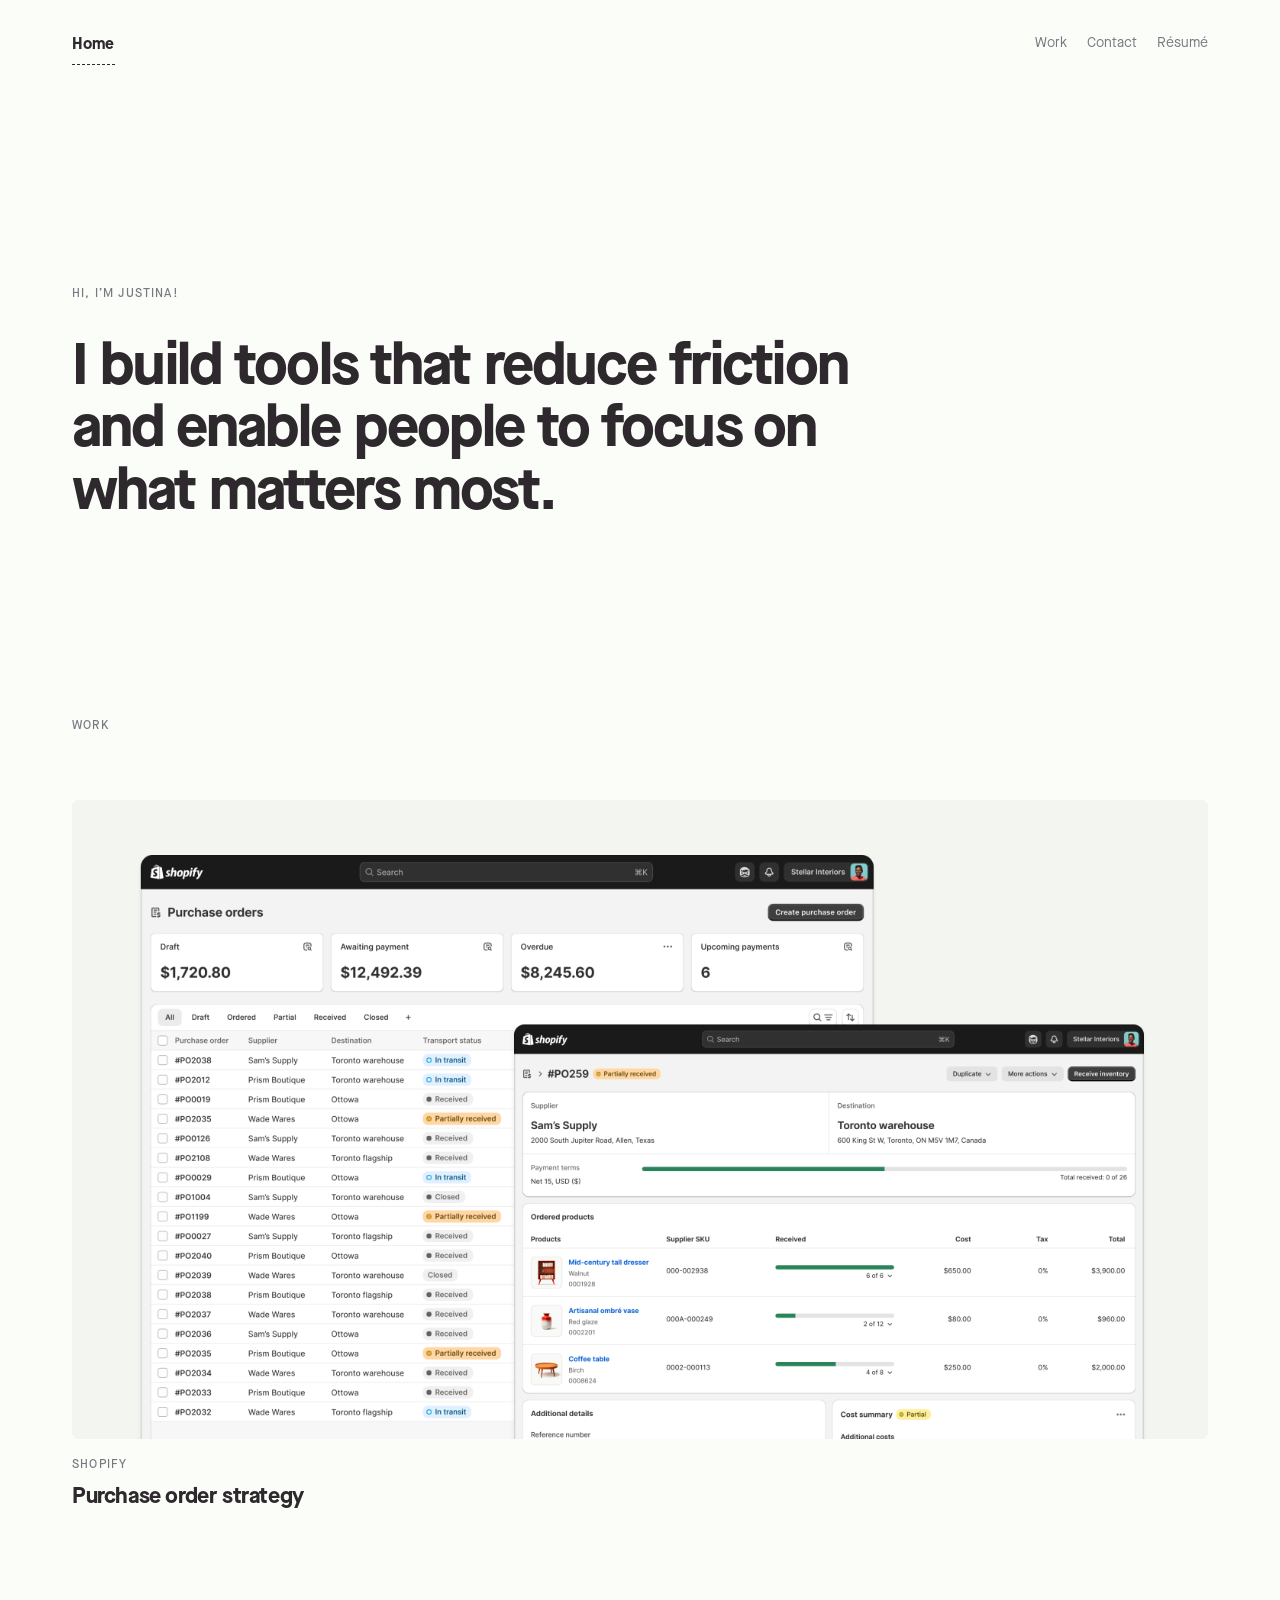
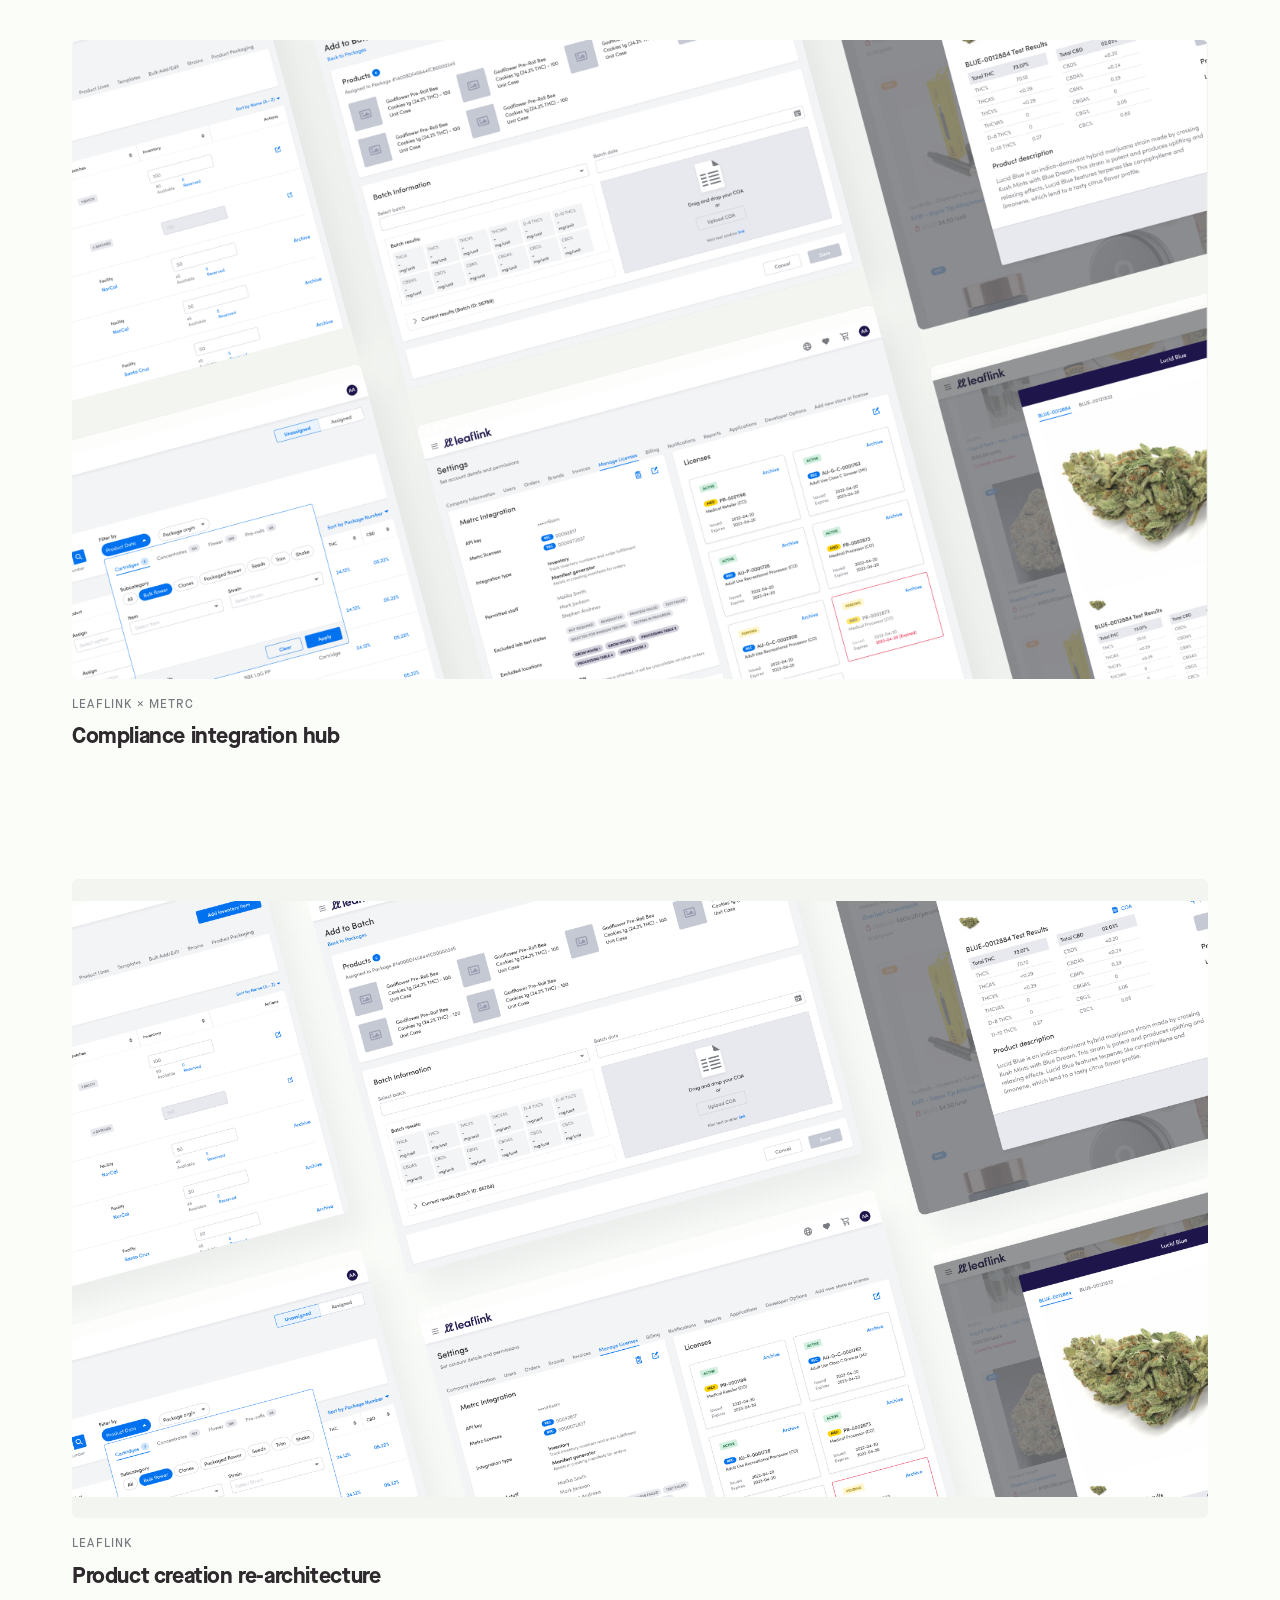
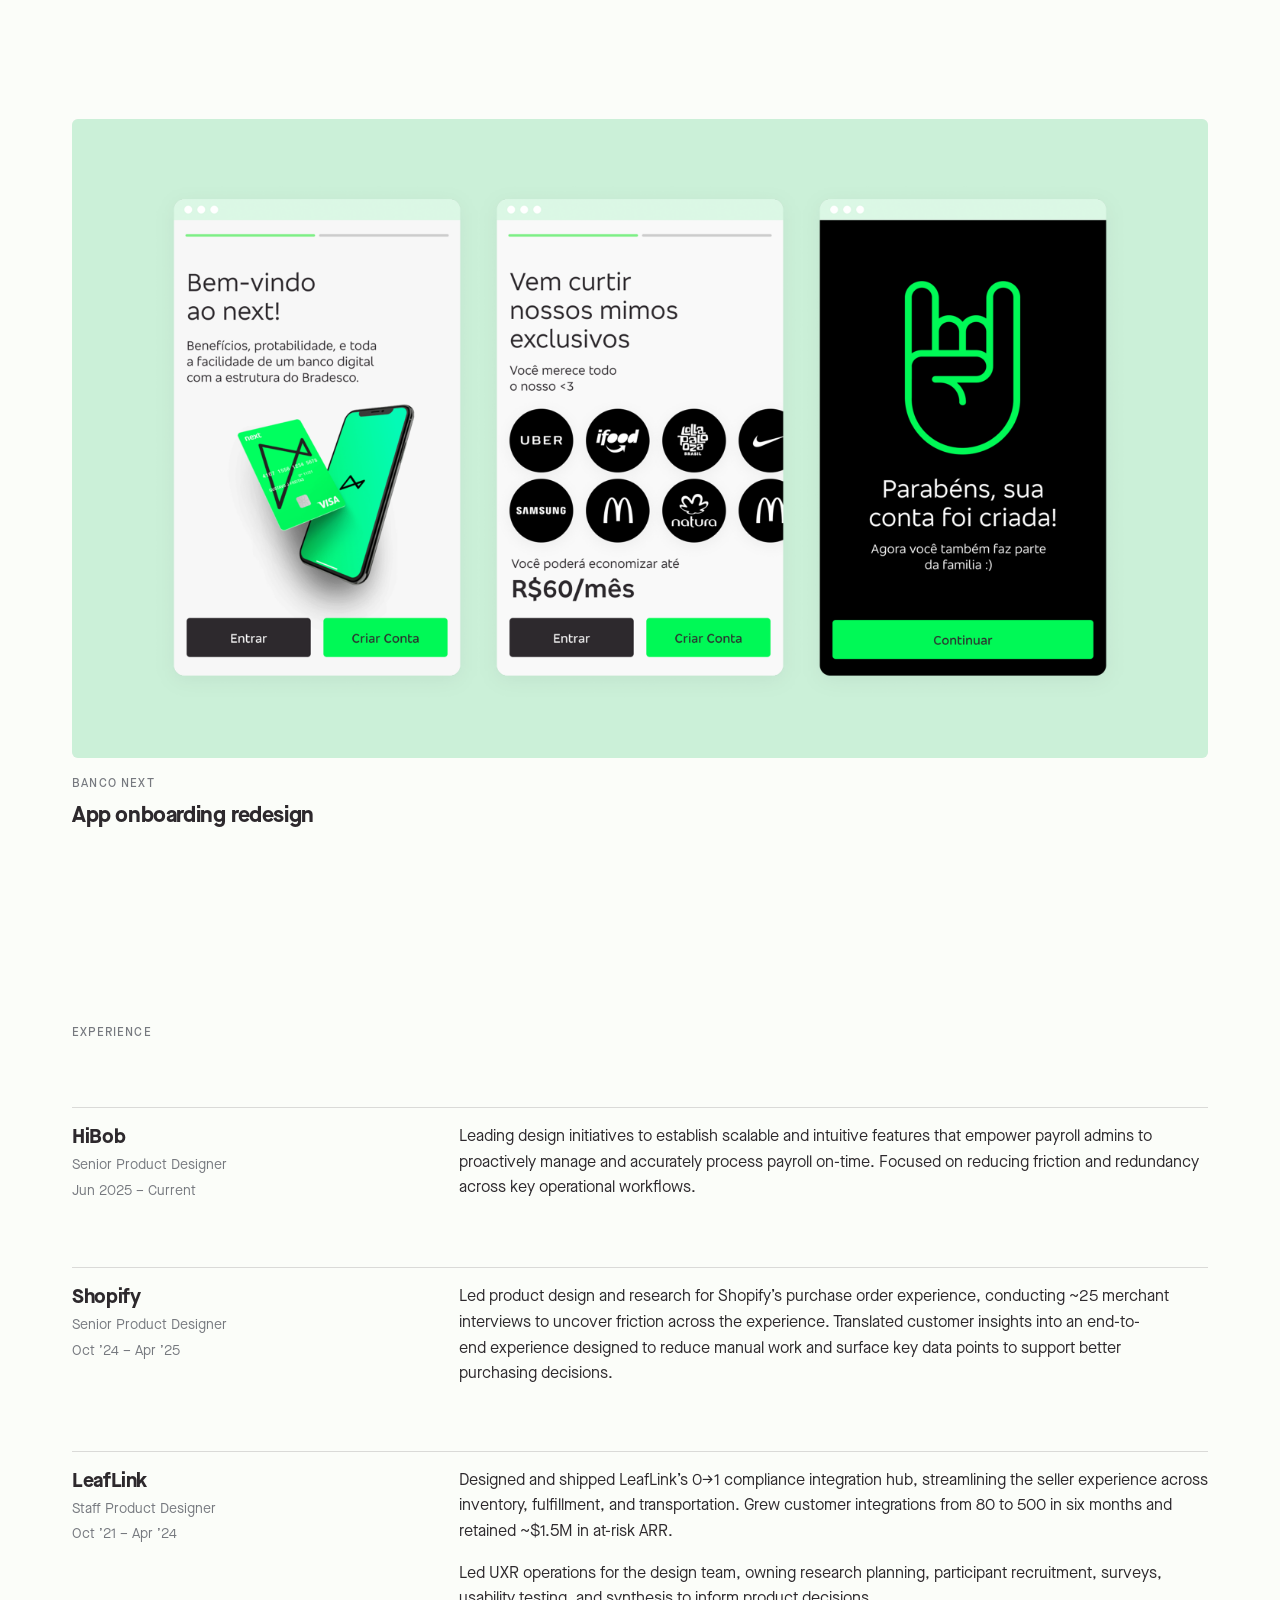
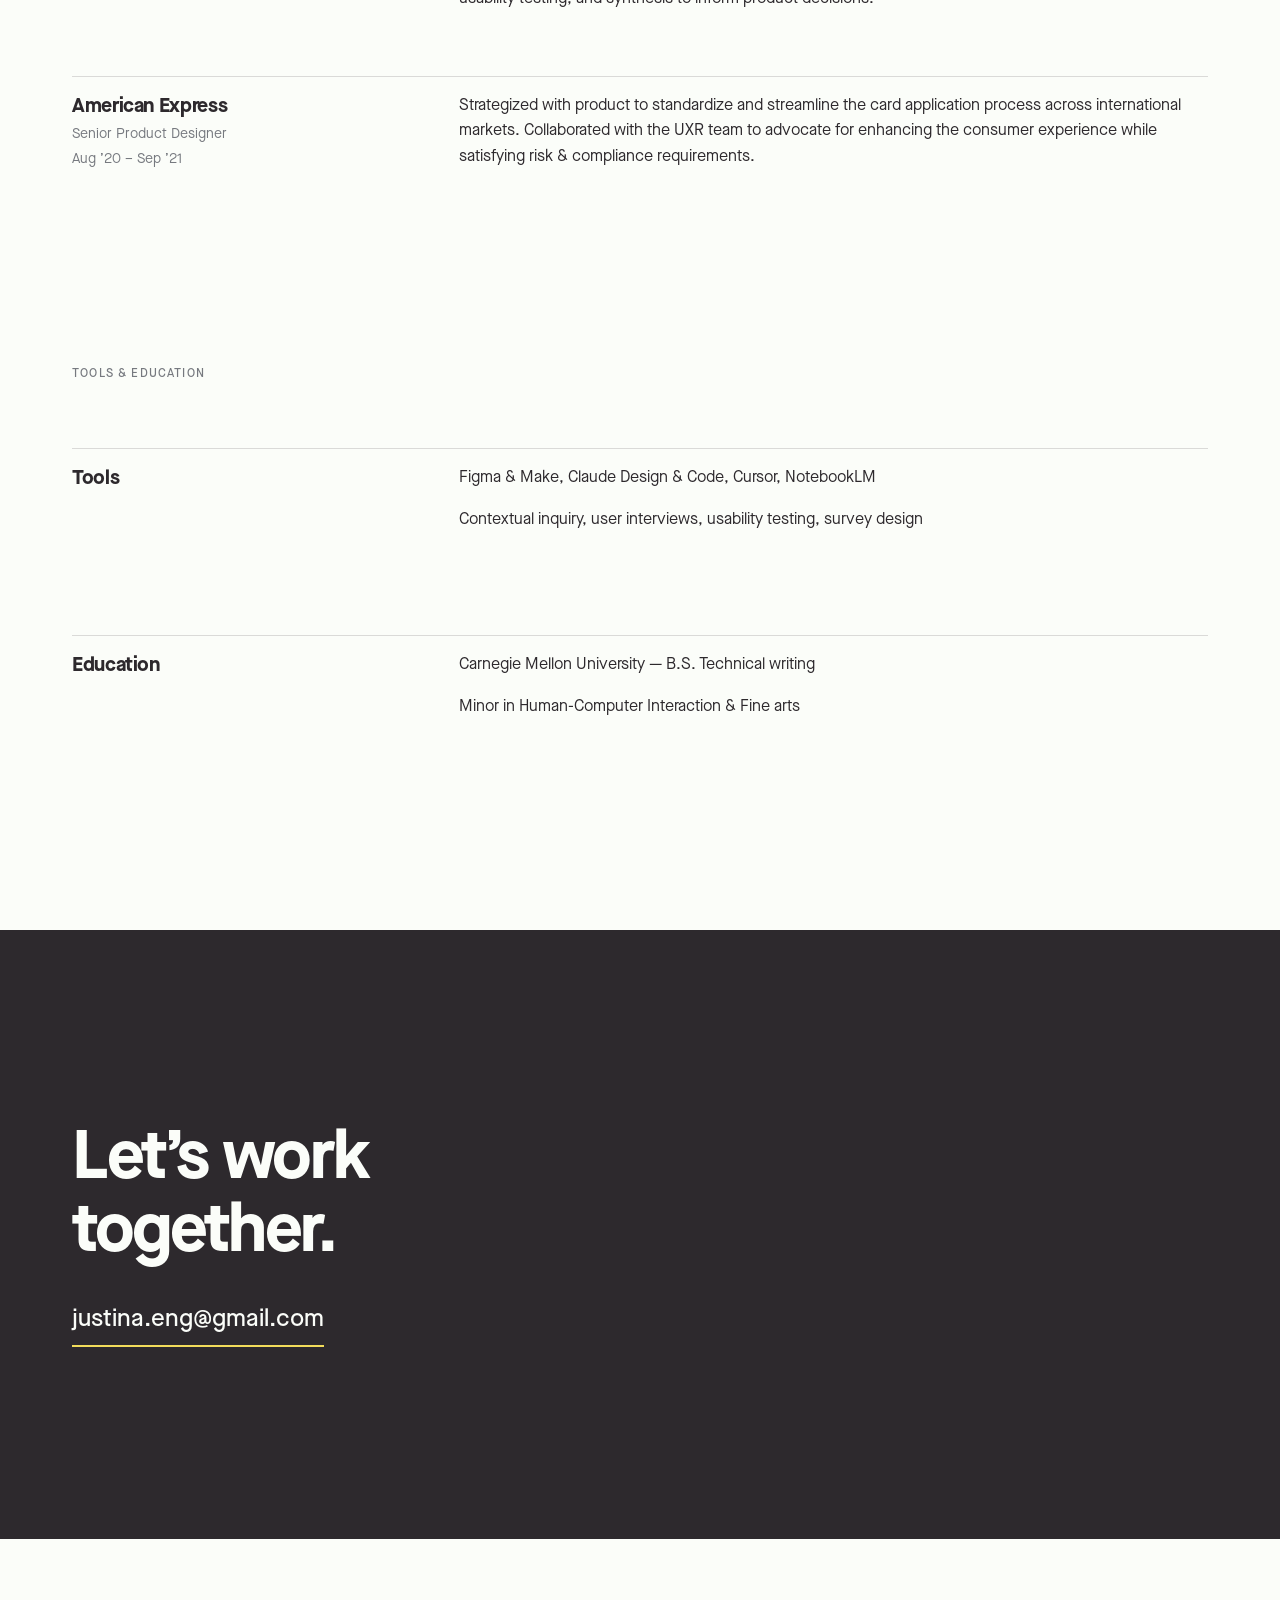
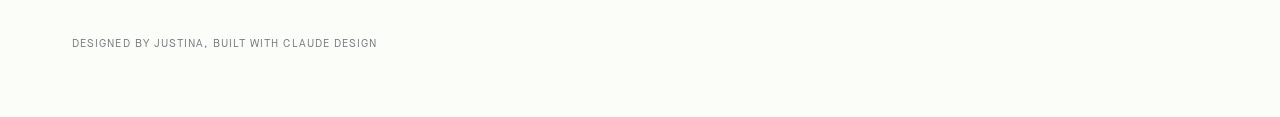
<file: index.html>
<!doctype html>
<html lang="en">
<head>
<meta charset="utf-8"/>
<meta name="viewport" content="width=device-width,initial-scale=1"/>
<title>Justina Eng — Product Designer</title>
<link rel="stylesheet" href="site.css"/>
</head>
<body>

<nav class="nav" aria-label="Primary">
  <div class="nav__inner">
    <a class="nav__home" href="index.html">Home</a>
    <div class="nav__right">
      <a href="#work">Work</a>
      <a href="#contact">Contact</a>
      <a href="resume.html">Résumé</a>
    </div>
  </div>
</nav>

<main class="page">

  <section class="hero">
    <p class="hero__greet">Hi, I&rsquo;m Justina!</p>
    <h1 class="hero__head">I build tools that reduce friction and enable people to focus on what matters most.</h1>
  </section>

  <section class="section" id="work">
    <p class="section__label">Work</p>
    <div class="cases">
    <a class="case" href="shopify.html" aria-label="Purchase order strategy, Shopify">
      <div class="case__art case__art--bleed">
        <img src="assets/shopify/tile-cover.png" alt="Shopify purchase orders index and detail"/>
      </div>
      <div class="case__info">
        <p class="case__org">Shopify</p>
        <h2 class="case__title">Purchase order strategy</h2>
      </div>
    </a>

    <a class="case" href="compliance-hub.html" aria-label="Compliance integration hub, LeafLink × Metrc">
      <div class="case__art case__art--bleed">
        <img src="assets/compliance/tile-cover.png" alt="LeafLink Metrc compliance screens"/>
      </div>
      <div class="case__info">
        <p class="case__org">LeafLink &times; Metrc</p>
        <h2 class="case__title">Compliance integration hub</h2>
      </div>
    </a>

    <a class="case" href="product-creation.html" aria-label="Product creation re-architecture">
      <div class="case__art case__art--bleed">
        <img src="assets/leaflink.png" alt="LeafLink product creation screens"/>
      </div>
      <div class="case__info">
        <p class="case__org">LeafLink</p>
        <h2 class="case__title">Product creation re-architecture</h2>
      </div>
    </a>

    <a class="case" href="onboarding.html" aria-label="App onboarding redesign, Banco Next">
      <div class="case__art case__art--bleed">
        <img src="assets/banco/tile-cover.png" alt="Banco Next redesigned onboarding screens"/>
      </div>
      <div class="case__info">
        <p class="case__org">Banco Next</p>
        <h2 class="case__title">App onboarding redesign</h2>
      </div>
    </a>
    </div>
  </section>

  <section class="section" id="experience">
    <p class="section__label">Experience</p>
    <div class="exp">
      <article class="exp__row">
        <div>
          <h3 class="exp__co">HiBob</h3>
          <p class="exp__role">Senior Product Designer</p>
          <p class="exp__dates">Jun 2025 &ndash; Current</p>
        </div>
        <div class="exp__body">
          <p>Leading design initiatives to establish scalable and intuitive features that empower payroll admins to proactively manage and accurately process payroll on-time. Focused on reducing friction and redundancy across key operational workflows.</p>
        </div>
      </article>
      <article class="exp__row">
        <div>
          <h3 class="exp__co">Shopify</h3>
          <p class="exp__role">Senior Product Designer</p>
          <p class="exp__dates">Oct &rsquo;24 &ndash; Apr &rsquo;25</p>
        </div>
        <div class="exp__body">
          <p>Led product design and research for Shopify&rsquo;s purchase order experience, conducting ~25 merchant interviews to uncover friction across the experience. Translated customer insights into an end-to-end experience designed to reduce manual work and surface key data points to support better purchasing decisions.</p>
        </div>
      </article>
      <article class="exp__row">
        <div>
          <h3 class="exp__co">LeafLink</h3>
          <p class="exp__role">Staff Product Designer</p>
          <p class="exp__dates">Oct &rsquo;21 &ndash; Apr &rsquo;24</p>
        </div>
        <div class="exp__body">
          <p>Designed and shipped LeafLink&rsquo;s 0&rarr;1 compliance integration hub, streamlining the seller experience across inventory, fulfillment, and transportation. Grew customer integrations from 80 to 500 in six months and retained ~$1.5M in at-risk ARR.</p>
          <p>Led UXR operations for the design team, owning research planning, participant recruitment, surveys, usability testing, and synthesis to inform product decisions.</p>
        </div>
      </article>
      <article class="exp__row">
        <div>
          <h3 class="exp__co">American Express</h3>
          <p class="exp__role">Senior Product Designer</p>
          <p class="exp__dates">Aug &rsquo;20 &ndash; Sep &rsquo;21</p>
        </div>
        <div class="exp__body">
          <p>Strategized with product to standardize and streamline the card application process across international markets. Collaborated with the UXR team to advocate for enhancing the consumer experience while satisfying risk &amp; compliance requirements.</p>
        </div>
      </article>
    </div>
  </section>

  <section class="section" id="more">
    <p class="section__label">Tools &amp; education</p>
    <dl class="meta-list">
      <dt>Tools</dt>
      <dd>Figma &amp; Make, Claude Design &amp; Code, Cursor, NotebookLM</dd>
      <dd>Contextual inquiry, user interviews, usability testing, survey design</dd>
    </dl>
    <dl class="meta-list" style="margin-top:clamp(32px,4vw,52px)">
      <dt>Education</dt>
      <dd>Carnegie Mellon University &mdash; B.S. Technical writing</dd>
      <dd>Minor in Human-Computer Interaction &amp; Fine arts</dd>
    </dl>
  </section>

</main>

<section class="outro" id="contact">
  <div class="outro__inner">
    <h2 class="outro__head">Let&rsquo;s work<br/>together.</h2>
    <a class="outro__mail" href="mailto:justina.eng@gmail.com">justina.eng@gmail.com</a>
  </div>
</section>

<footer class="footer">Designed by Justina, built with Claude Design</footer>

</body>
</html>
</file>
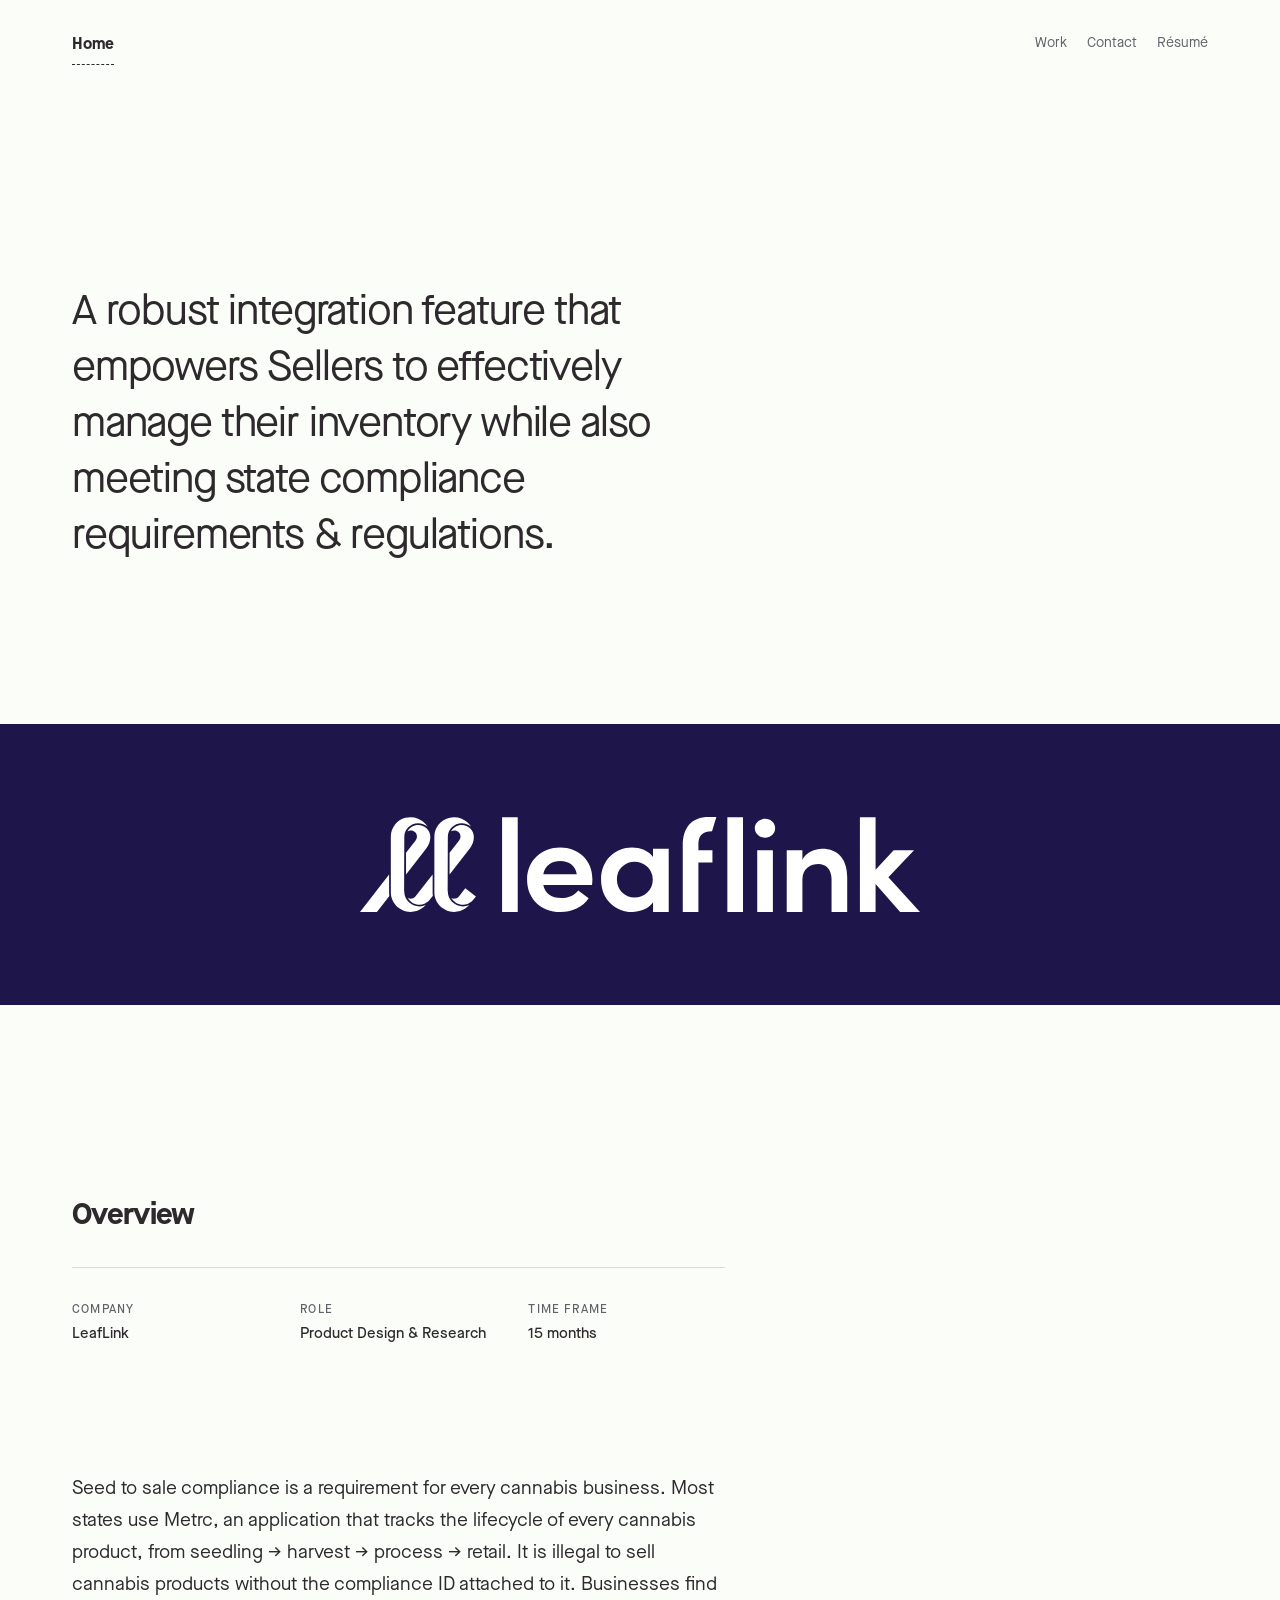
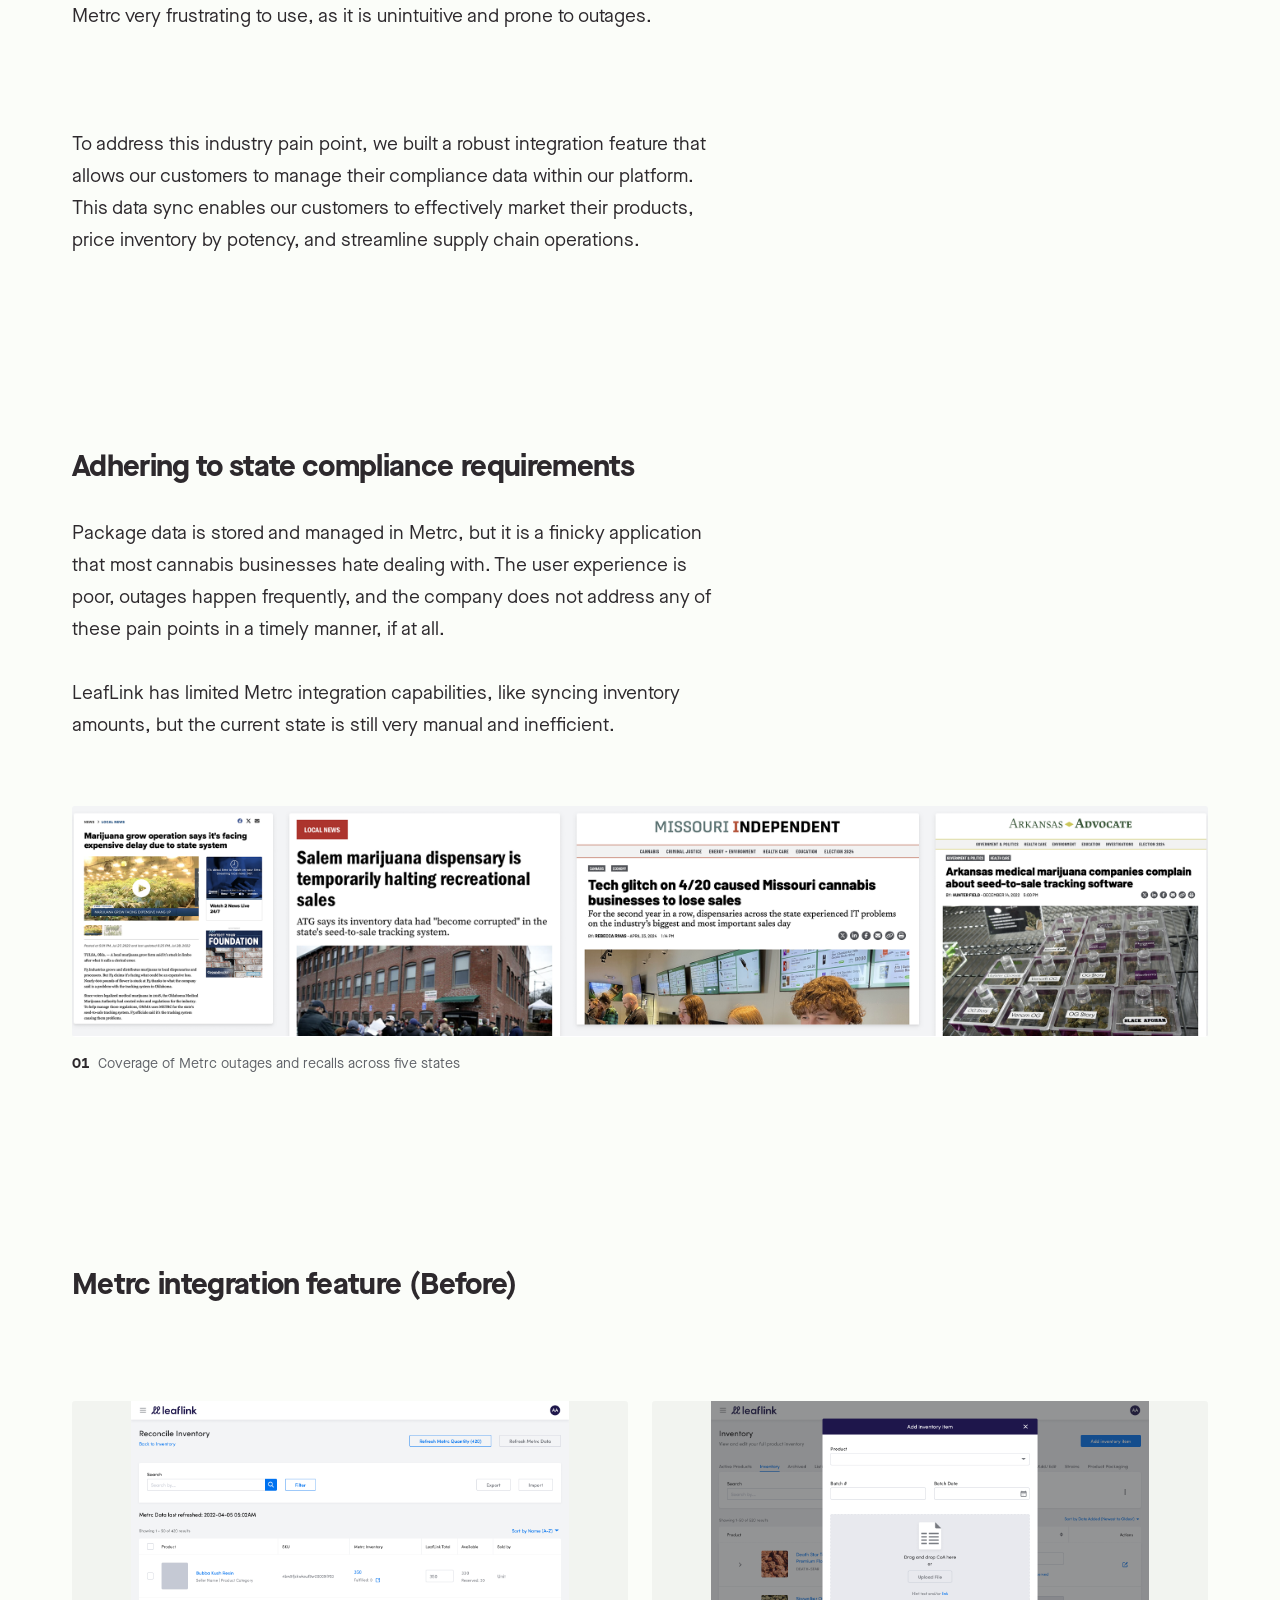
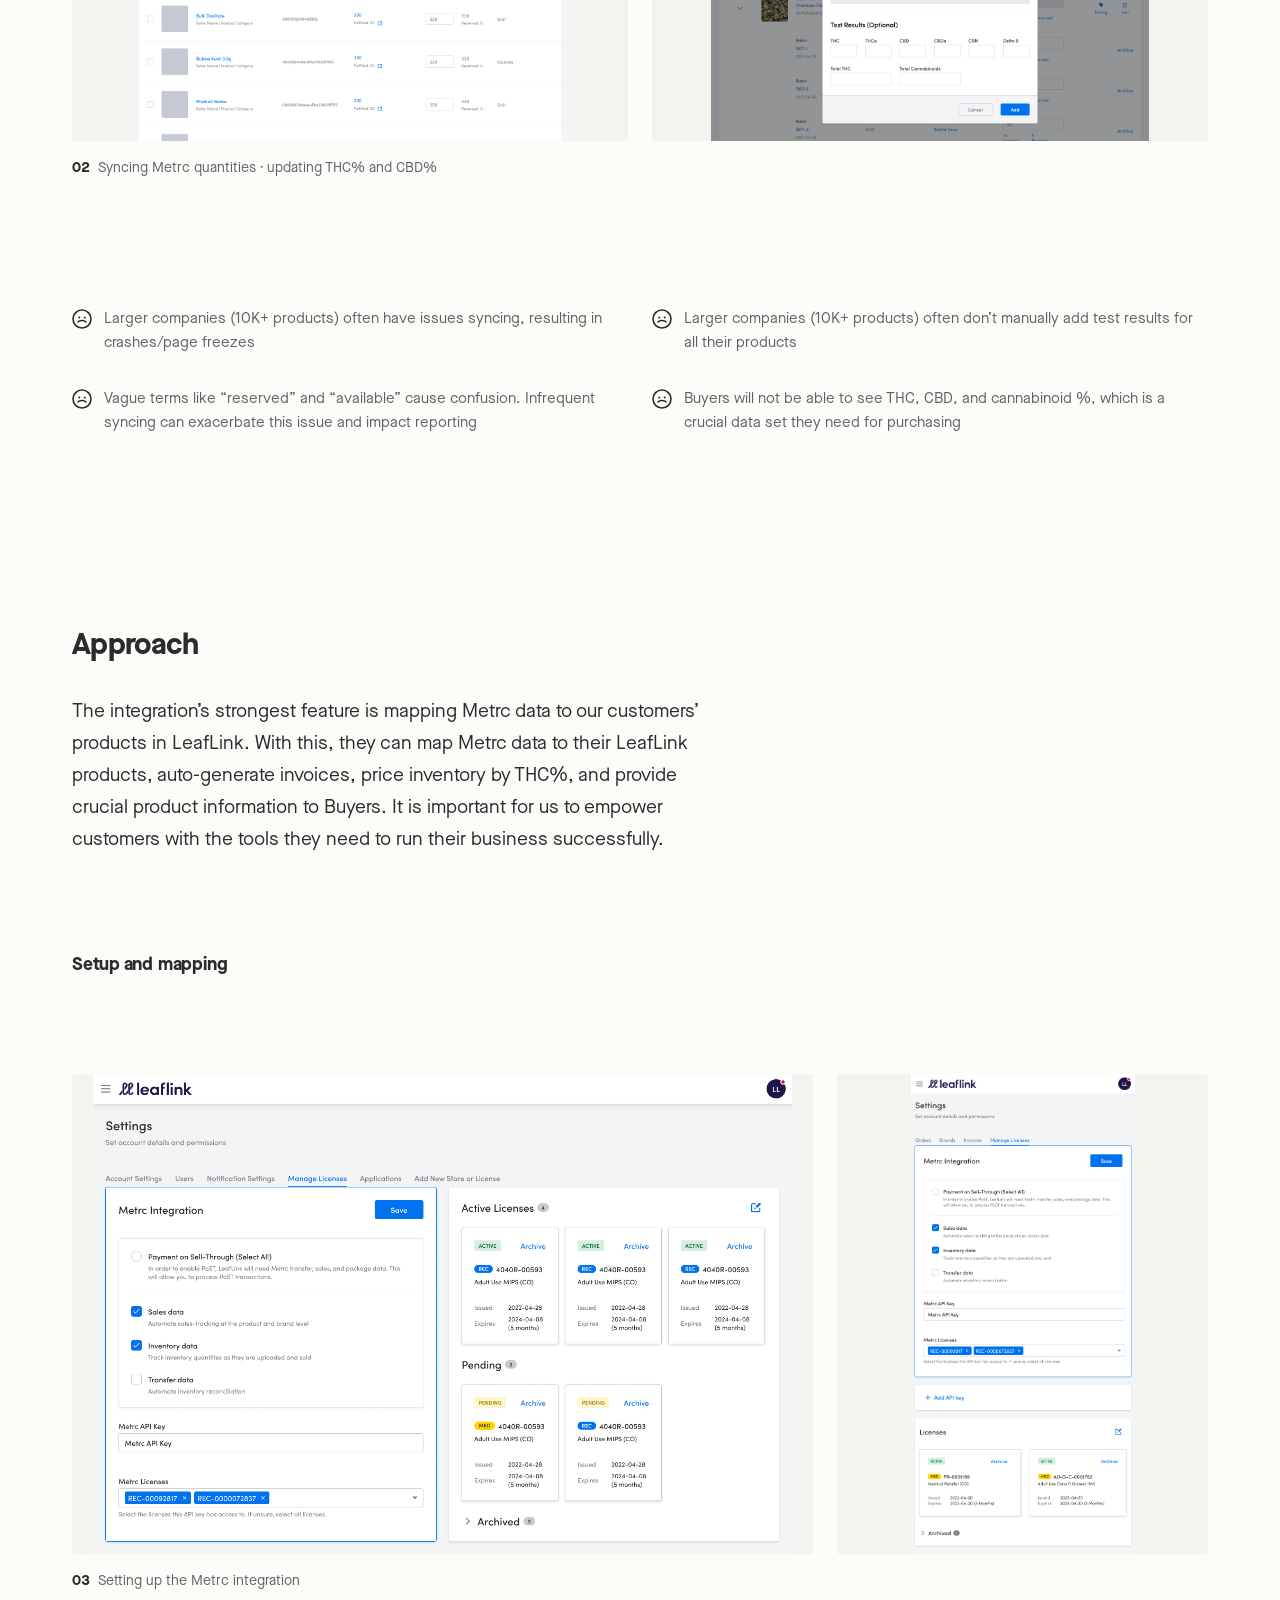
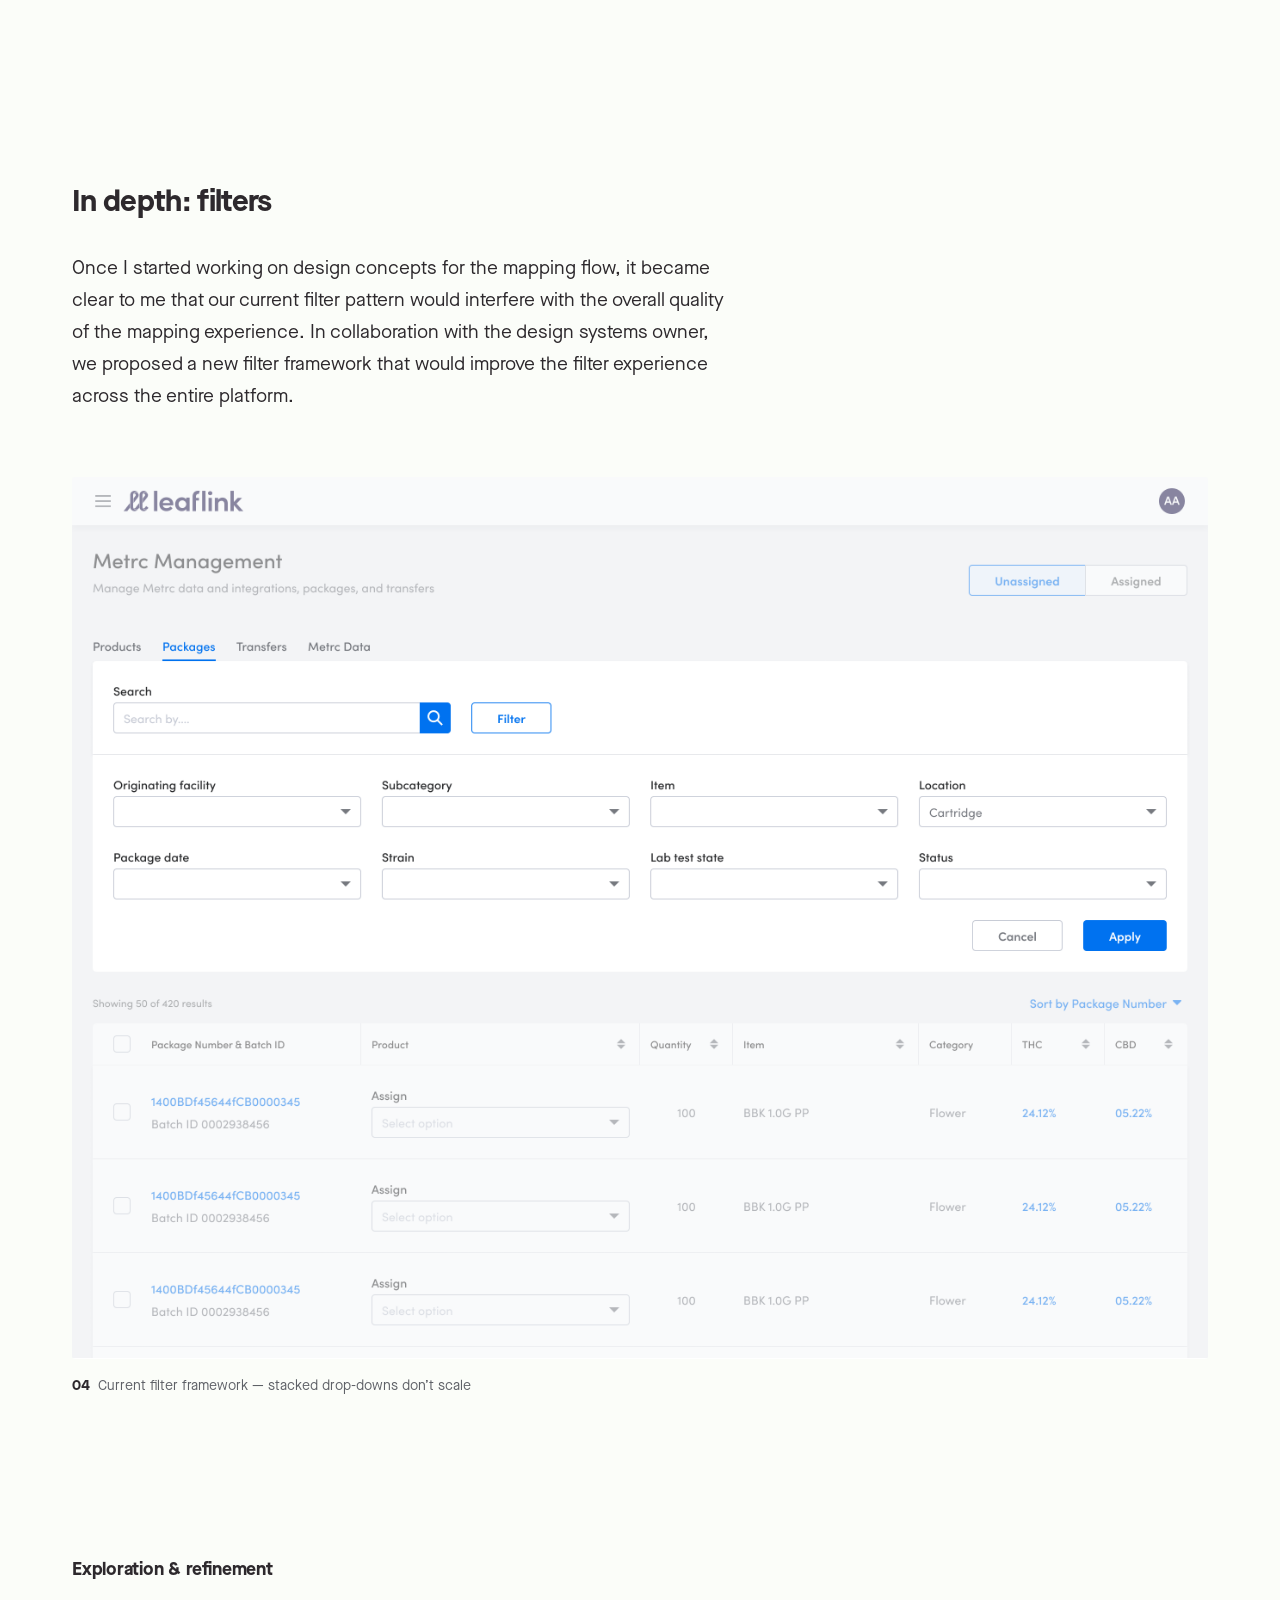
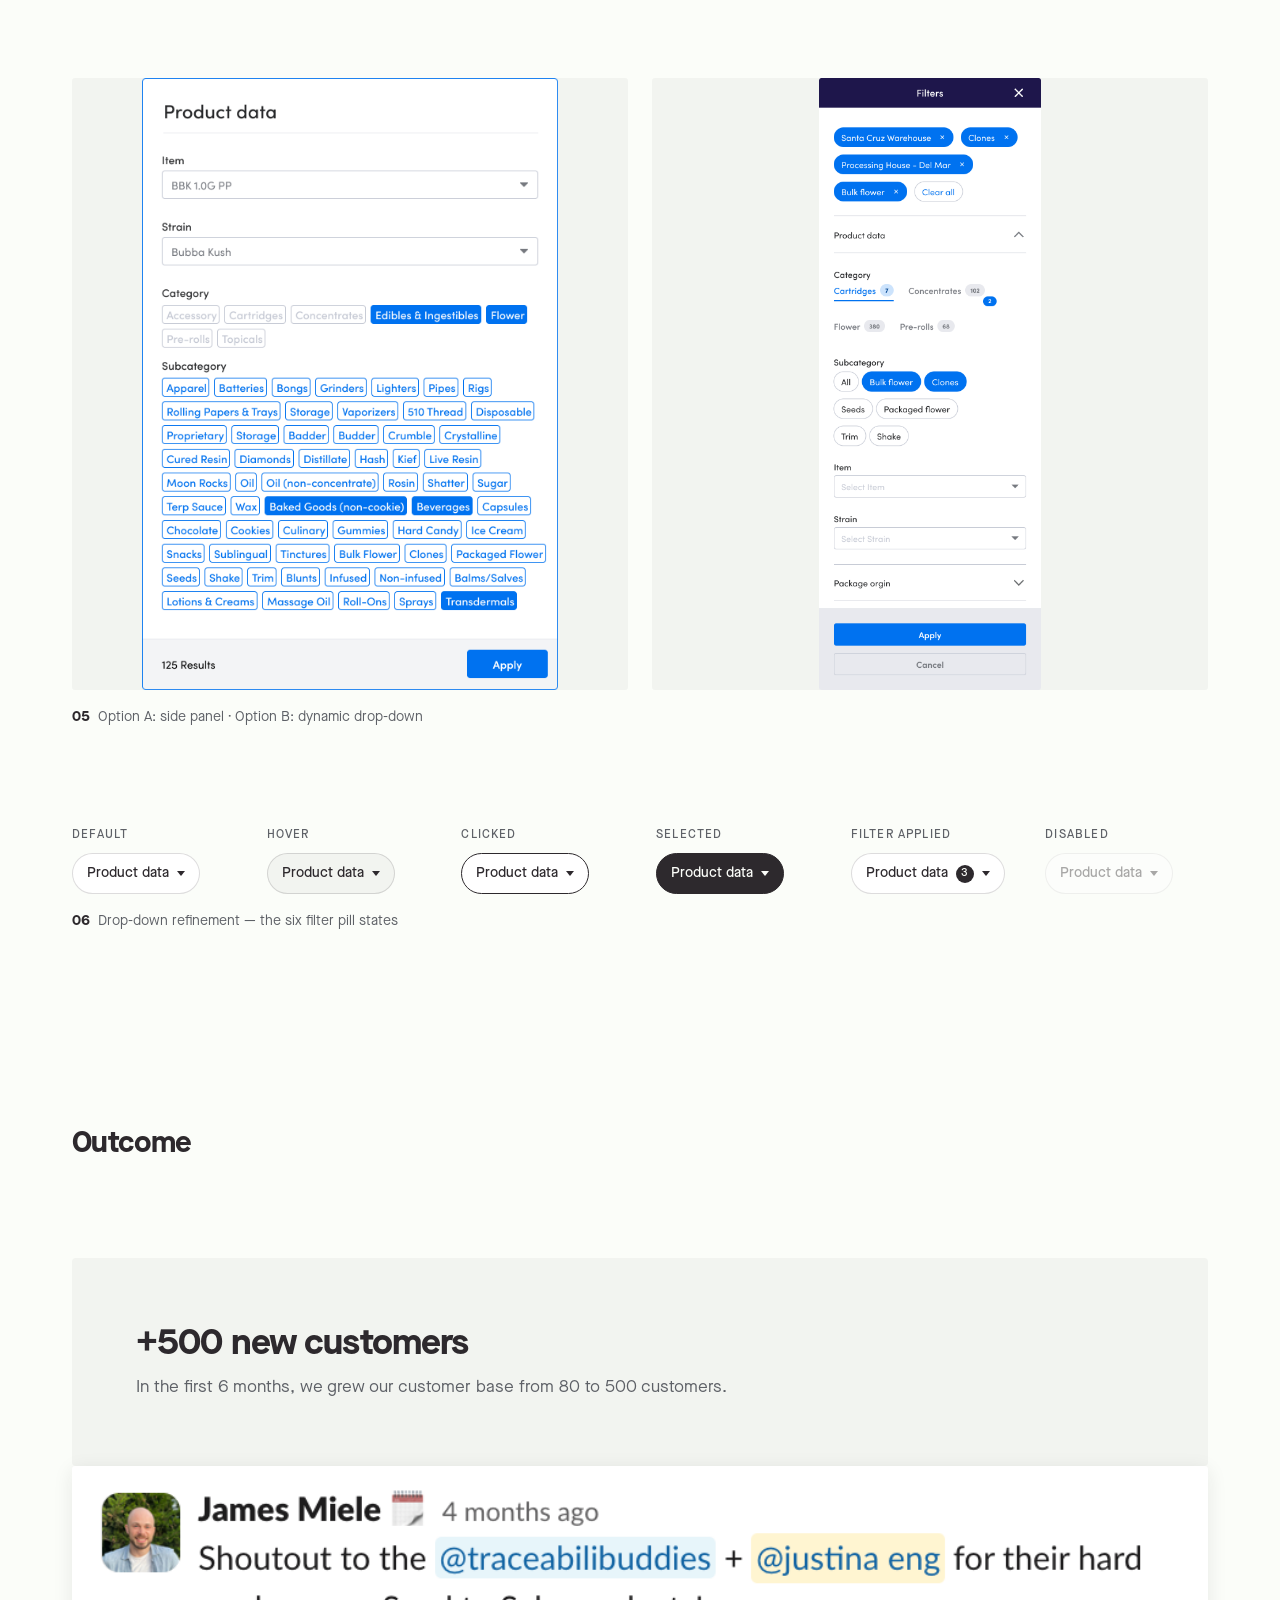
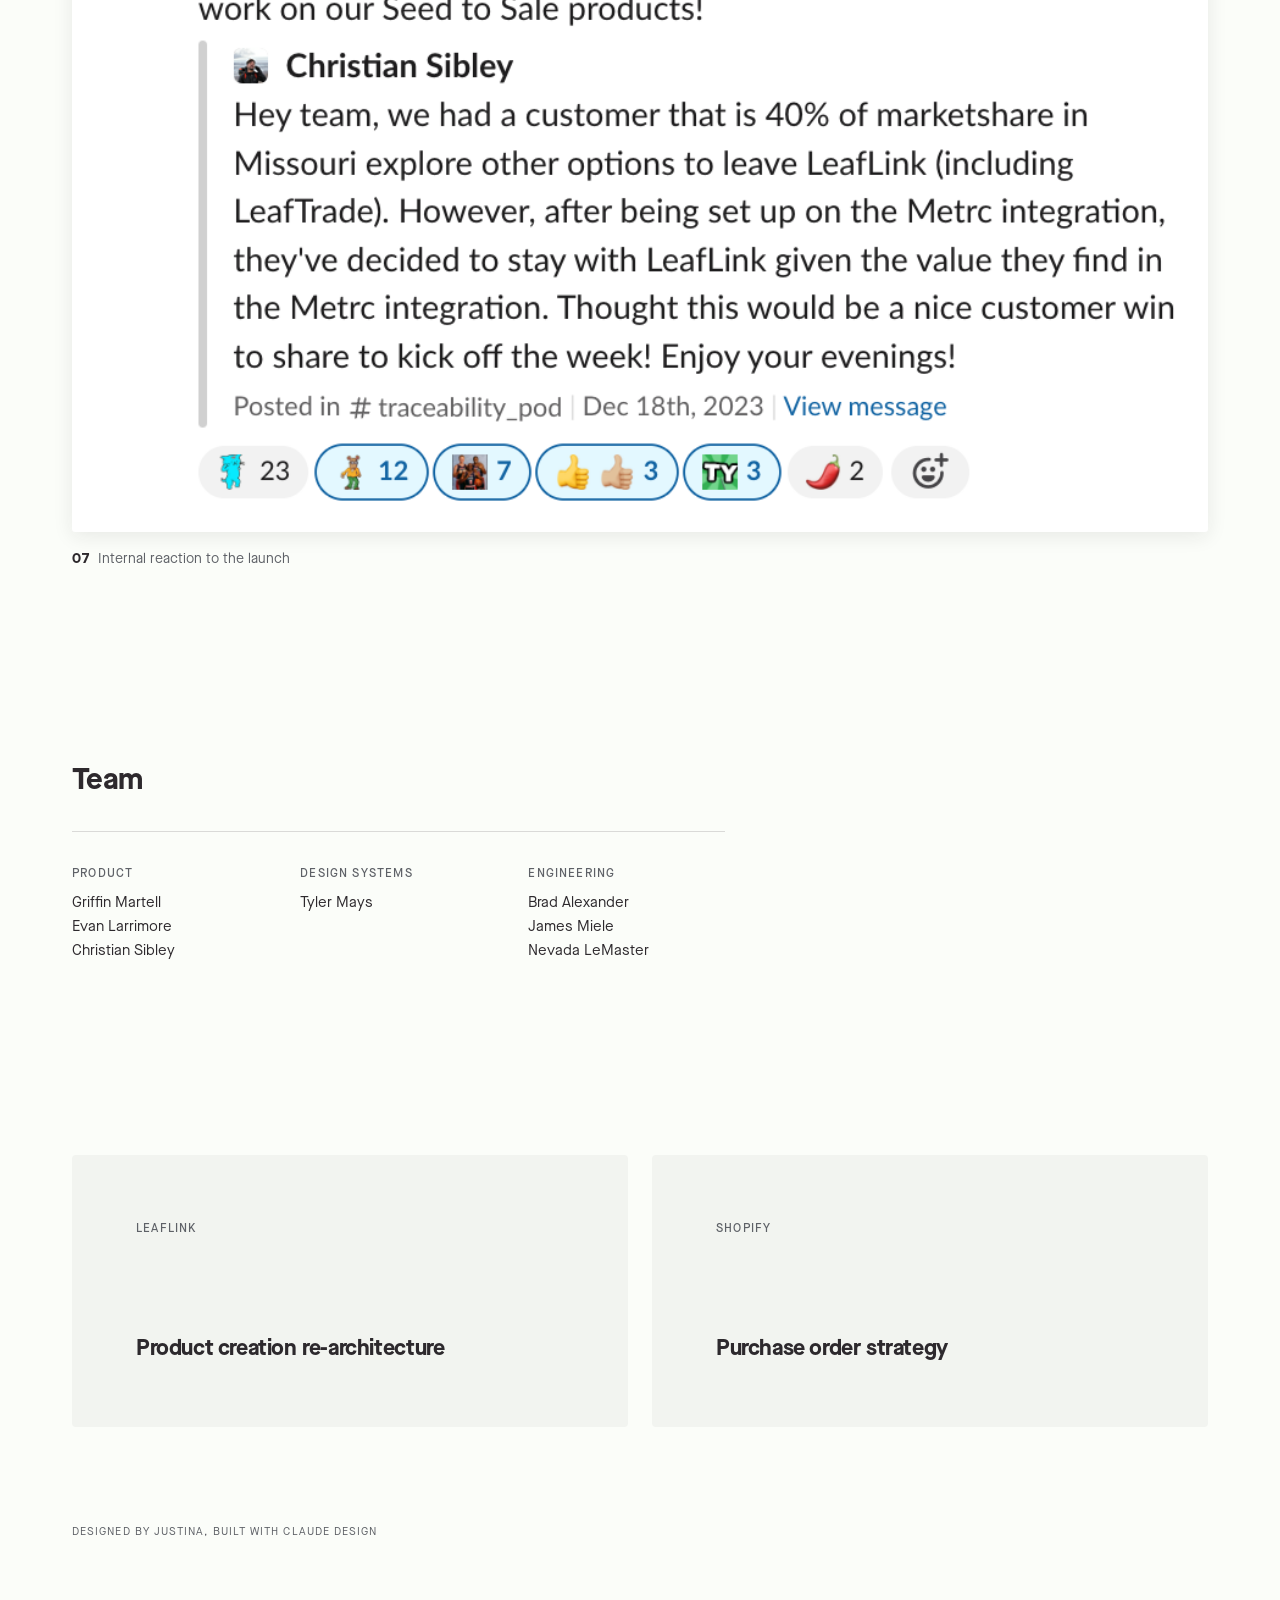
<file: compliance-hub.html>
<!doctype html>
<html lang="en">
<head>
<meta charset="utf-8"/>
<meta name="viewport" content="width=device-width,initial-scale=1"/>
<title>Justina — Compliance integration hub case study</title>
<style>
@font-face{font-family:"Maison Neue";src:url("assets/fonts/MaisonNeue-Book.otf") format("opentype");font-weight:400;font-style:normal;font-display:swap}
@font-face{font-family:"Maison Neue";src:url("assets/fonts/MaisonNeue-BookItalic.otf") format("opentype");font-weight:400;font-style:italic;font-display:swap}
@font-face{font-family:"Maison Neue";src:url("assets/fonts/MaisonNeue-Medium.otf") format("opentype");font-weight:500;font-style:normal;font-display:swap}
@font-face{font-family:"Maison Neue";src:url("assets/fonts/MaisonNeue-Demi.otf") format("opentype");font-weight:600;font-style:normal;font-display:swap}
@font-face{font-family:"Maison Neue";src:url("assets/fonts/MaisonNeue-Bold.otf") format("opentype");font-weight:700;font-style:normal;font-display:swap}
@font-face{font-family:"Maison Neue";src:url("assets/fonts/MaisonNeue-BoldItalic.otf") format("opentype");font-weight:700;font-style:italic;font-display:swap}
@font-face{font-family:"Maison Neue";src:url("assets/fonts/MaisonNeue-MediumItalic.otf") format("opentype");font-weight:500;font-style:italic;font-display:swap}
</style>
<link rel="stylesheet" href="case-study.css"/>
</head>
<body>

<nav class="nav" aria-label="Primary">
  <div class="nav__inner">
    <a class="nav__home" href="index.html">Home</a>
    <div class="nav__right">
      <a href="index.html#work">Work</a>
      <a href="index.html#contact">Contact</a>
      <a href="resume.html">Résumé</a>
    </div>
  </div>
</nav>

<article>

  <header class="lede measure">
    <h1 class="lede__title">A robust integration feature that empowers Sellers to effectively manage their inventory while also meeting state compliance requirements &amp; regulations.</h1>
  </header>

  <div class="company bleed" aria-label="LeafLink">
    <img src="assets/compliance/leaflink-logo.svg" alt="LeafLink"/>
  </div>

  <section class="chapter measure" aria-labelledby="overview">
    <h2 class="chapter__title" id="overview">Overview</h2>
    <dl class="meta">
      <div><dt>Company</dt><dd>LeafLink</dd></div>
      <div><dt>Role</dt><dd>Product Design &amp; Research</dd></div>
      <div><dt>Time frame</dt><dd>15 months</dd></div>
    </dl>
    <p>Seed to sale compliance is a requirement for every cannabis business. Most states use Metrc, an application that tracks the lifecycle of every cannabis product, from seedling &rarr; harvest &rarr; process &rarr; retail. It is illegal to sell cannabis products without the compliance ID attached to it. Businesses find Metrc very frustrating to use, as it is unintuitive and prone to outages.</p>
    <p>To address this industry pain point, we built a robust integration feature that allows our customers to manage their compliance data within our platform. This data sync enables our customers to effectively market their products, price inventory by potency, and streamline supply chain operations.</p>
  </section>

  <section class="chapter" aria-labelledby="context">
    <div class="measure">
      <h2 class="chapter__title" id="context">Adhering to state compliance requirements</h2>
      <p>Package data is stored and managed in Metrc, but it is a finicky application that most cannabis businesses hate dealing with. The user experience is poor, outages happen frequently, and the company does not address any of these pain points in a timely manner, if at all.</p>
      <p>LeafLink has limited Metrc integration capabilities, like syncing inventory amounts, but the current state is still very manual and inefficient.</p>
    </div>
    <figure class="frame">
      <div class="shot shot--contain" style="--ar:2760/560;background-image:url('assets/compliance/articles-strip.png')" role="img" aria-label="News coverage of seed-to-sale tracking failures"></div>
      <figcaption>Coverage of Metrc outages and recalls across five states</figcaption>
    </figure>
  </section>

  <section class="chapter" aria-labelledby="problem">
    <div class="measure">
      <h2 class="chapter__title" id="problem">Metrc integration feature (Before)</h2>
    </div>
    <div class="frame">
      <figure>
        <div class="figrow figrow--2 figrow--fit" style="--rowh:340px">
          <div class="shot" style="background-image:url('assets/compliance/sync-metrc.png')" role="img" aria-label="Metrc quantity sync screen"></div>
          <div class="shot" style="background-image:url('assets/compliance/thc-listing.png')" role="img" aria-label="Product listing with THC and CBD percentages"></div>
        </div>
        <figcaption>Syncing Metrc quantities &middot; updating THC% and CBD%</figcaption>
        <div class="figrow figrow--2">
          <ul class="notes">
            <li>
              <svg viewBox="0 0 20 20" aria-hidden="true"><circle cx="10" cy="10" r="9" fill="none" stroke="currentColor" stroke-width="1.6"/><path d="M6 13c1.4-2 6.6-2 8 0" fill="none" stroke="currentColor" stroke-width="1.6" stroke-linecap="round"/><circle cx="7.2" cy="8.5" r="1" fill="currentColor"/><circle cx="12.8" cy="8.5" r="1" fill="currentColor"/></svg>
              <p>Larger companies (10K+ products) often have issues syncing, resulting in crashes/page freezes</p>
            </li>
            <li>
              <svg viewBox="0 0 20 20" aria-hidden="true"><circle cx="10" cy="10" r="9" fill="none" stroke="currentColor" stroke-width="1.6"/><path d="M6 13c1.4-2 6.6-2 8 0" fill="none" stroke="currentColor" stroke-width="1.6" stroke-linecap="round"/><circle cx="7.2" cy="8.5" r="1" fill="currentColor"/><circle cx="12.8" cy="8.5" r="1" fill="currentColor"/></svg>
              <p>Vague terms like &ldquo;reserved&rdquo; and &ldquo;available&rdquo; cause confusion. Infrequent syncing can exacerbate this issue and impact reporting</p>
            </li>
          </ul>
          <ul class="notes">
            <li>
              <svg viewBox="0 0 20 20" aria-hidden="true"><circle cx="10" cy="10" r="9" fill="none" stroke="currentColor" stroke-width="1.6"/><path d="M6 13c1.4-2 6.6-2 8 0" fill="none" stroke="currentColor" stroke-width="1.6" stroke-linecap="round"/><circle cx="7.2" cy="8.5" r="1" fill="currentColor"/><circle cx="12.8" cy="8.5" r="1" fill="currentColor"/></svg>
              <p>Larger companies (10K+ products) often don&rsquo;t manually add test results for all their products</p>
            </li>
            <li>
              <svg viewBox="0 0 20 20" aria-hidden="true"><circle cx="10" cy="10" r="9" fill="none" stroke="currentColor" stroke-width="1.6"/><path d="M6 13c1.4-2 6.6-2 8 0" fill="none" stroke="currentColor" stroke-width="1.6" stroke-linecap="round"/><circle cx="7.2" cy="8.5" r="1" fill="currentColor"/><circle cx="12.8" cy="8.5" r="1" fill="currentColor"/></svg>
              <p>Buyers will not be able to see THC, CBD, and cannabinoid %, which is a crucial data set they need for purchasing</p>
            </li>
          </ul>
        </div>
      </figure>
    </div>
  </section>

  <section class="chapter" aria-labelledby="approach">
    <div class="measure">
      <h2 class="chapter__title" id="approach">Approach</h2>
      <p>The integration&rsquo;s strongest feature is mapping Metrc data to our customers&rsquo; products in LeafLink. With this, they can map Metrc data to their LeafLink products, auto-generate invoices, price inventory by THC%, and provide crucial product information to Buyers. It is important for us to empower customers with the tools they need to run their business successfully.</p>
      <h3 class="chapter__sub">Setup and mapping</h3>
    </div>
    <div class="frame">
      <figure>
        <div class="figrow figrow--split figrow--fit" style="--rowh:480px">
          <div class="shot" style="background-image:url('assets/compliance/setup-large.png')" role="img" aria-label="Metrc integration setup screen"></div>
          <div class="shot" style="background-image:url('assets/compliance/setup-medium.png')" role="img" aria-label="Metrc integration setup detail"></div>
        </div>
        <figcaption>Setting up the Metrc integration</figcaption>
      </figure>
    </div>
  </section>

  <section class="chapter" aria-labelledby="filters">
    <div class="measure">
      <h2 class="chapter__title" id="filters">In depth: filters</h2>
      <p>Once I started working on design concepts for the mapping flow, it became clear to me that our current filter pattern would interfere with the overall quality of the mapping experience. In collaboration with the design systems owner, we proposed a new filter framework that would improve the filter experience across the entire platform.</p>
    </div>
    <div class="frame">
      <figure>
        <div class="shot shot--contain" style="--ar:2640/2048;background-image:url('assets/compliance/old-filter.png')" role="img" aria-label="Existing stacked-dropdown filter framework"></div>
        <figcaption>Current filter framework &mdash; stacked drop-downs don&rsquo;t scale</figcaption>
      </figure>
    </div>
    <div class="measure">
      <h3 class="chapter__sub">Exploration &amp; refinement</h3>
    </div>
    <div class="frame">
      <figure>
        <div class="figrow figrow--2 figrow--fit" style="--rowh:620px">
          <div class="shot" style="background-image:url('assets/compliance/filter-menu.png')" role="img" aria-label="Side panel filter exploration"></div>
          <div class="shot" style="background-image:url('assets/compliance/dropdown-filter.png')" role="img" aria-label="Dynamic drop-down filter exploration"></div>
        </div>
        <figcaption>Option A: side panel &middot; Option B: dynamic drop-down</figcaption>
      </figure>
      <figure>
        <div class="states">
          <div><p class="states__label">Default</p><span class="pill">Product data <span class="pill__caret"></span></span></div>
          <div><p class="states__label">Hover</p><span class="pill pill--hover">Product data <span class="pill__caret"></span></span></div>
          <div><p class="states__label">Clicked</p><span class="pill pill--active">Product data <span class="pill__caret"></span></span></div>
          <div><p class="states__label">Selected</p><span class="pill pill--selected">Product data <span class="pill__caret"></span></span></div>
          <div><p class="states__label">Filter applied</p><span class="pill">Product data <span class="pill__badge">3</span><span class="pill__caret"></span></span></div>
          <div><p class="states__label">Disabled</p><span class="pill pill--disabled">Product data <span class="pill__caret"></span></span></div>
        </div>
        <figcaption>Drop-down refinement &mdash; the six filter pill states</figcaption>
      </figure>
    </div>
  </section>

  <section class="chapter" aria-labelledby="outcome">
    <div class="measure">
      <h2 class="chapter__title" id="outcome">Outcome</h2>
    </div>
    <div class="frame">
      <div class="callout">
        <p class="callout__figure">+500 new customers</p>
        <p class="callout__body">In the first 6 months, we grew our customer base from 80 to 500 customers.</p>
      </div>
      <figure>
        <div class="shot" style="--ar:932/546;background-image:url('assets/compliance/trace-shoutout.png')" role="img" aria-label="Internal Slack shoutout for the traceability launch"></div>
        <figcaption>Internal reaction to the launch</figcaption>
      </figure>
    </div>
  </section>

  <section class="chapter measure" aria-labelledby="team">
    <h2 class="chapter__title" id="team">Team</h2>
    <div class="credits">
      <div><h3>Product</h3><p>Griffin Martell
Evan Larrimore
Christian Sibley</p></div>
      <div><h3>Design Systems</h3><p>Tyler Mays</p></div>
      <div><h3>Engineering</h3><p>Brad Alexander
James Miele
Nevada LeMaster</p></div>
    </div>
  </section>

</article>

<nav class="upnext frame" aria-label="Up next">
  <a class="upnext__card" href="product-creation.html">
    <p class="upnext__eyebrow">LeafLink</p>
    <h2 class="upnext__title">Product creation re-architecture</h2>
  </a>
  <a class="upnext__card" href="shopify.html">
    <p class="upnext__eyebrow">Shopify</p>
    <h2 class="upnext__title">Purchase order strategy</h2>
  </a>
</nav>

<footer class="footer">Designed by Justina, built with Claude Design</footer>

</body>
</html>
</file>
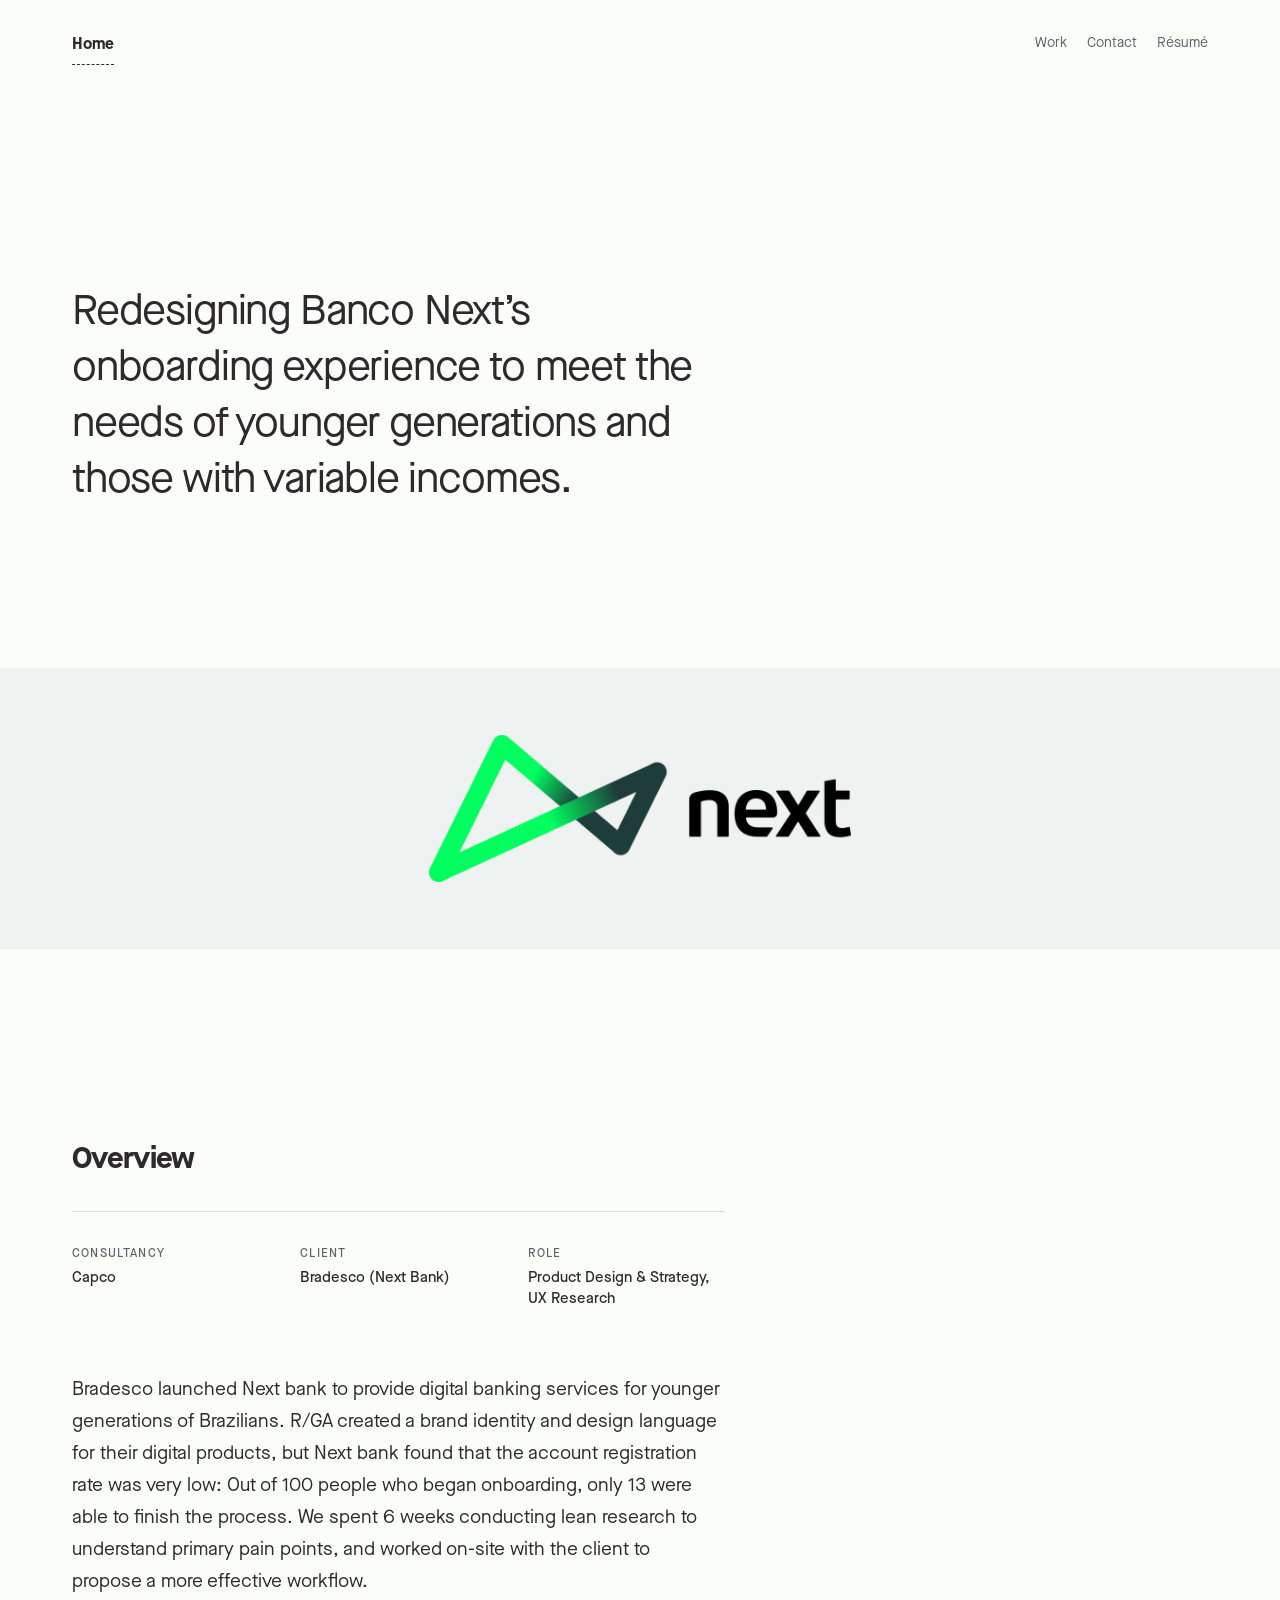
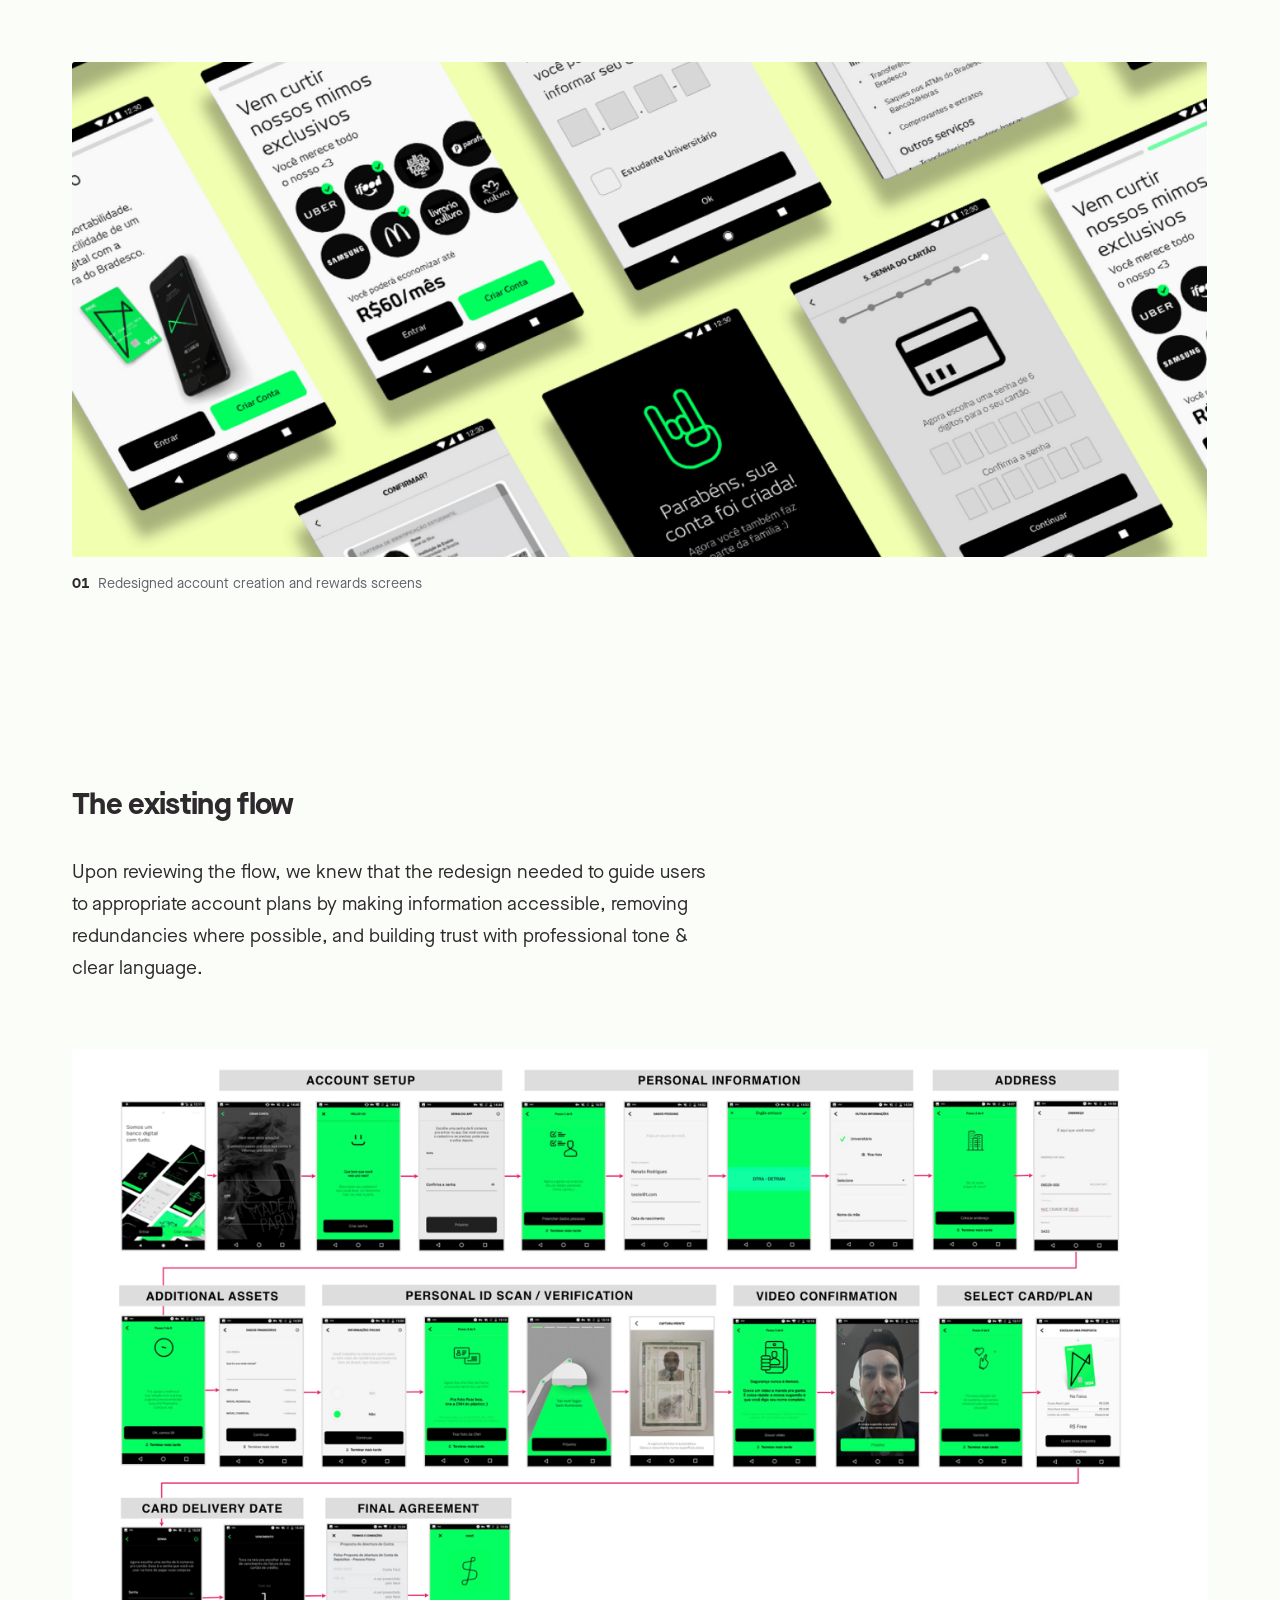
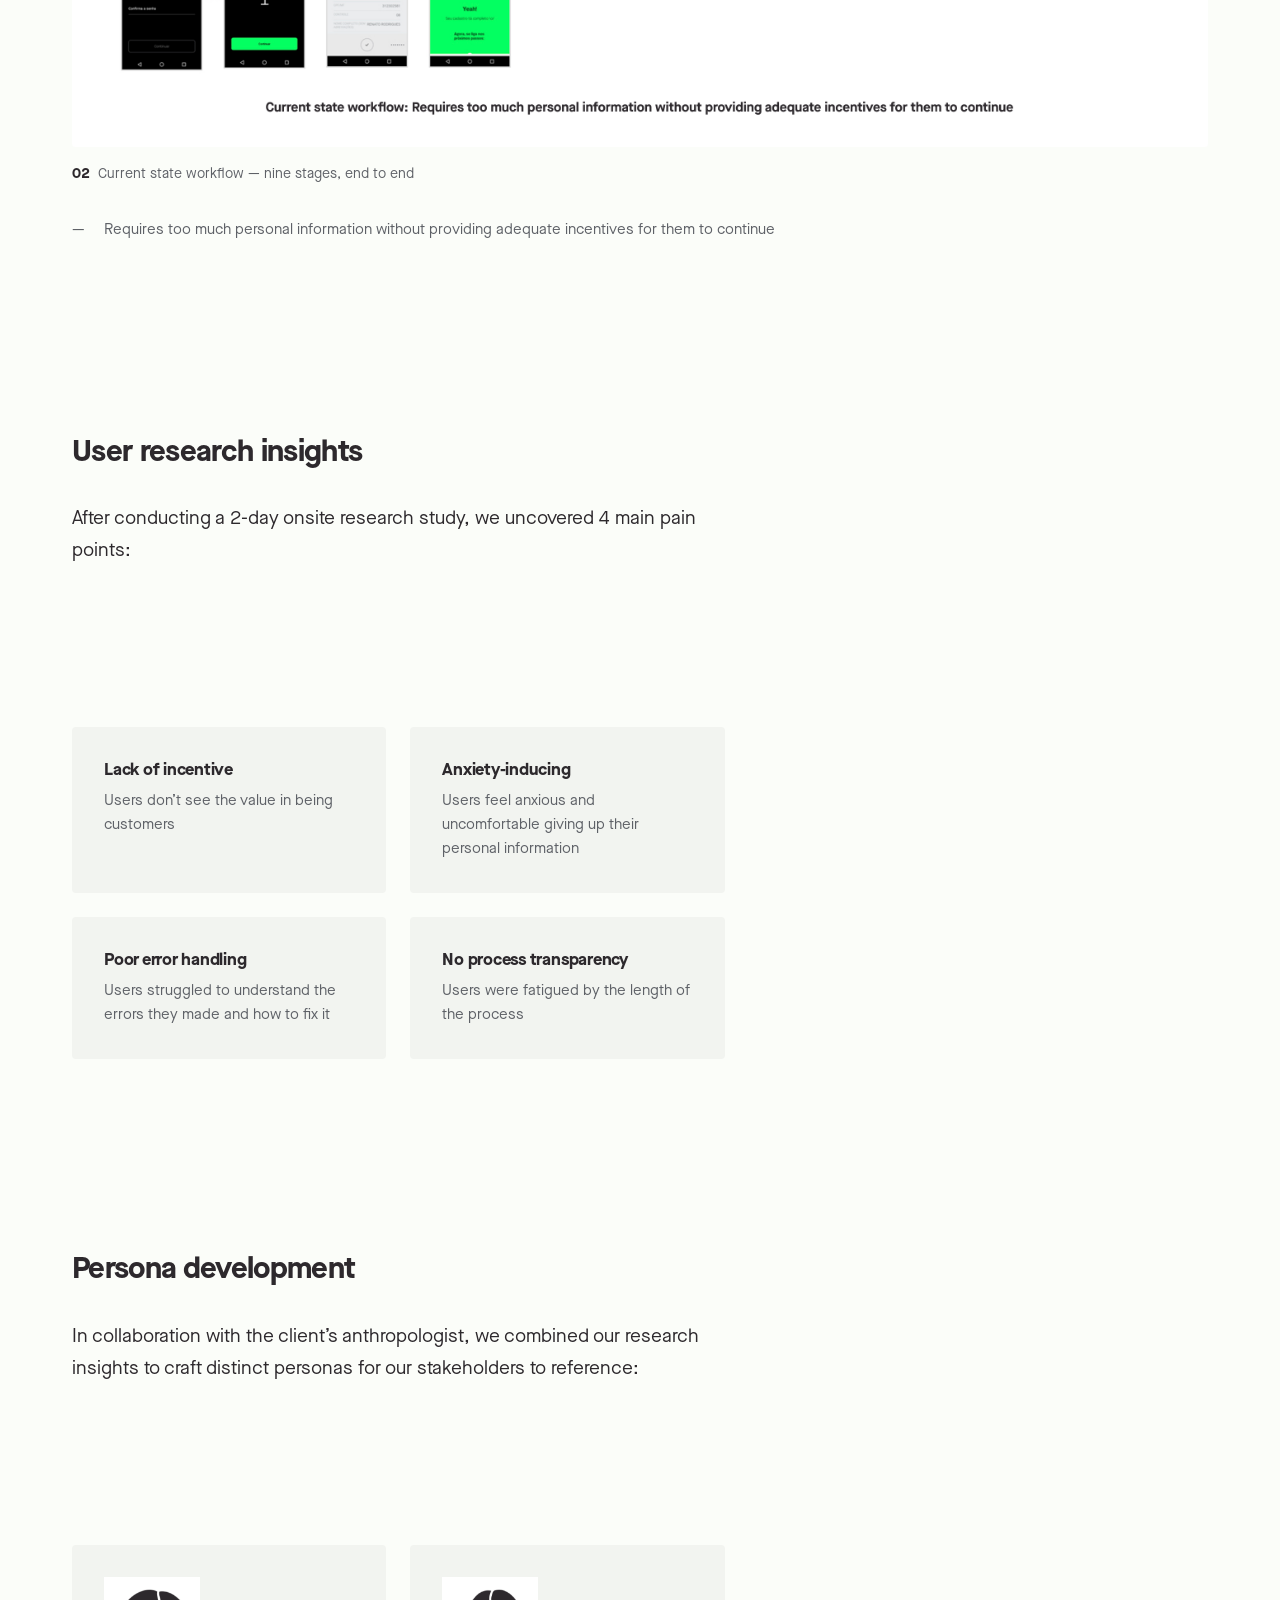
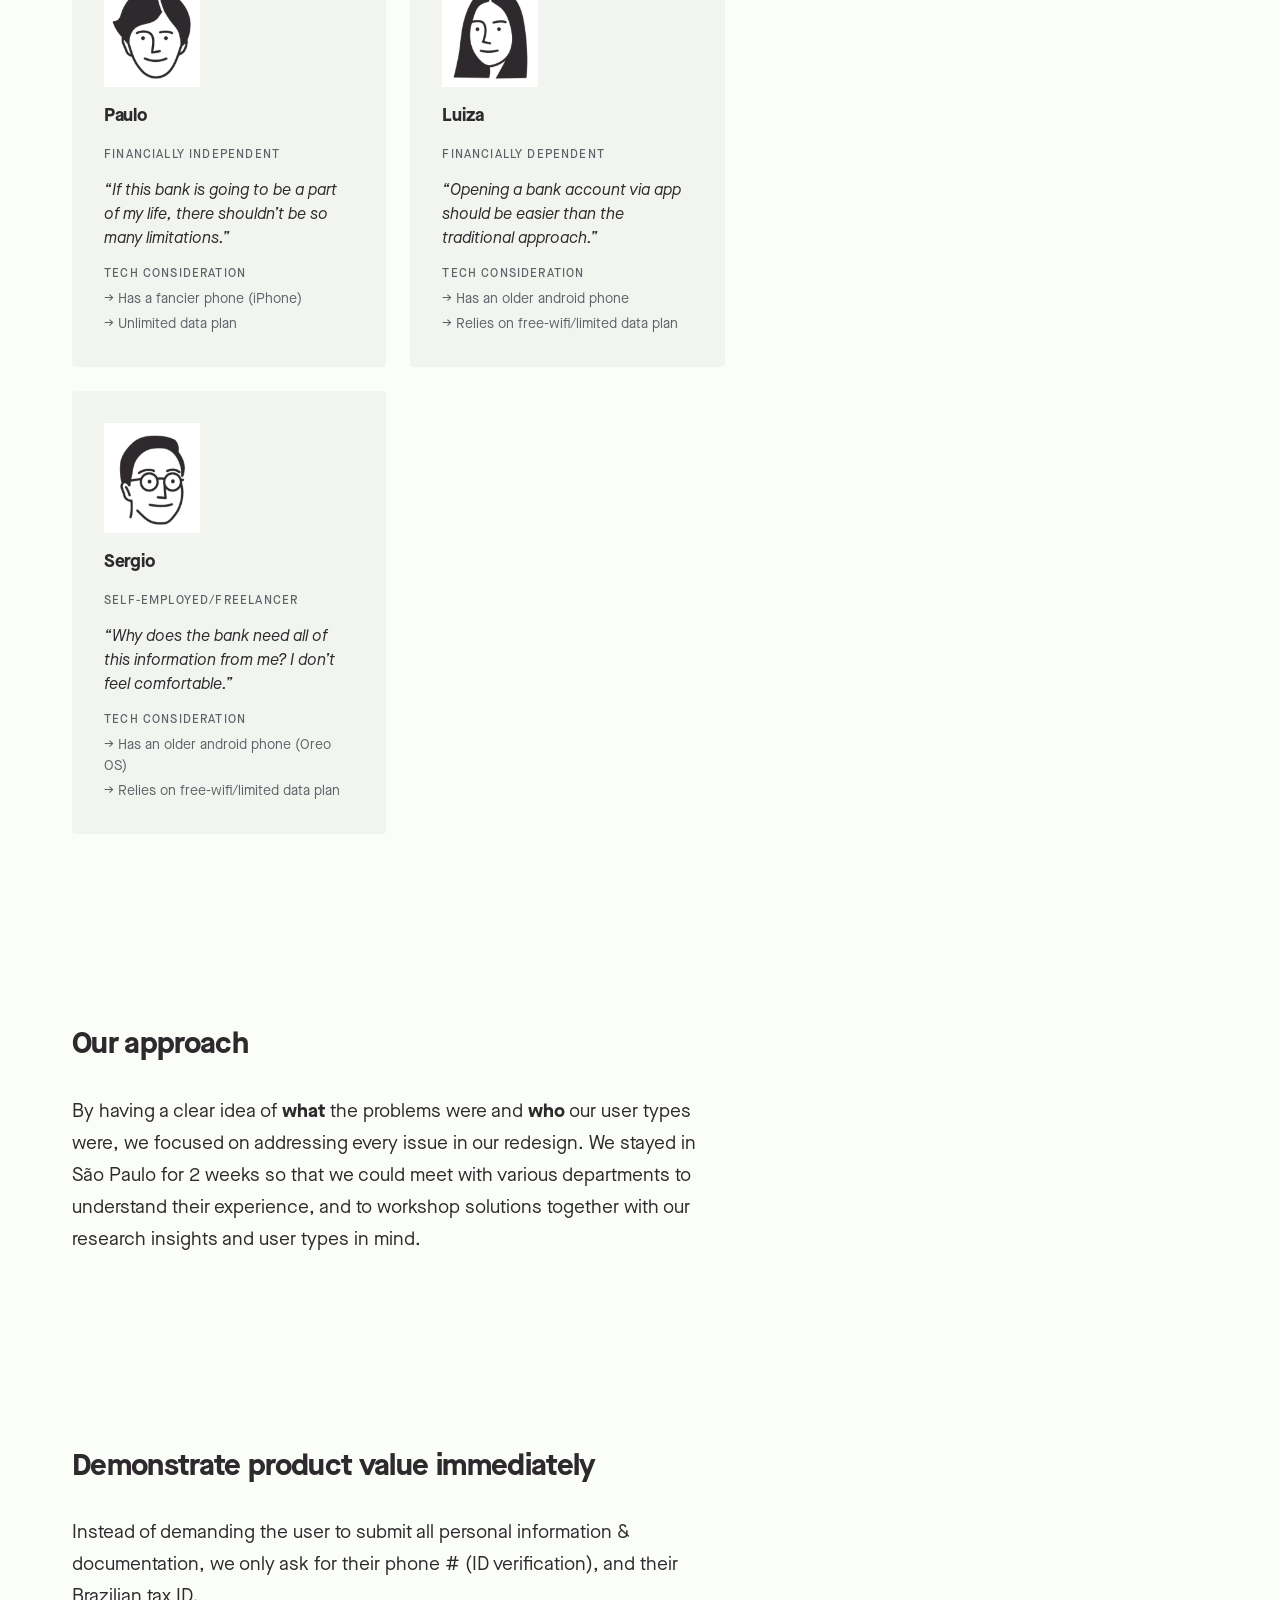
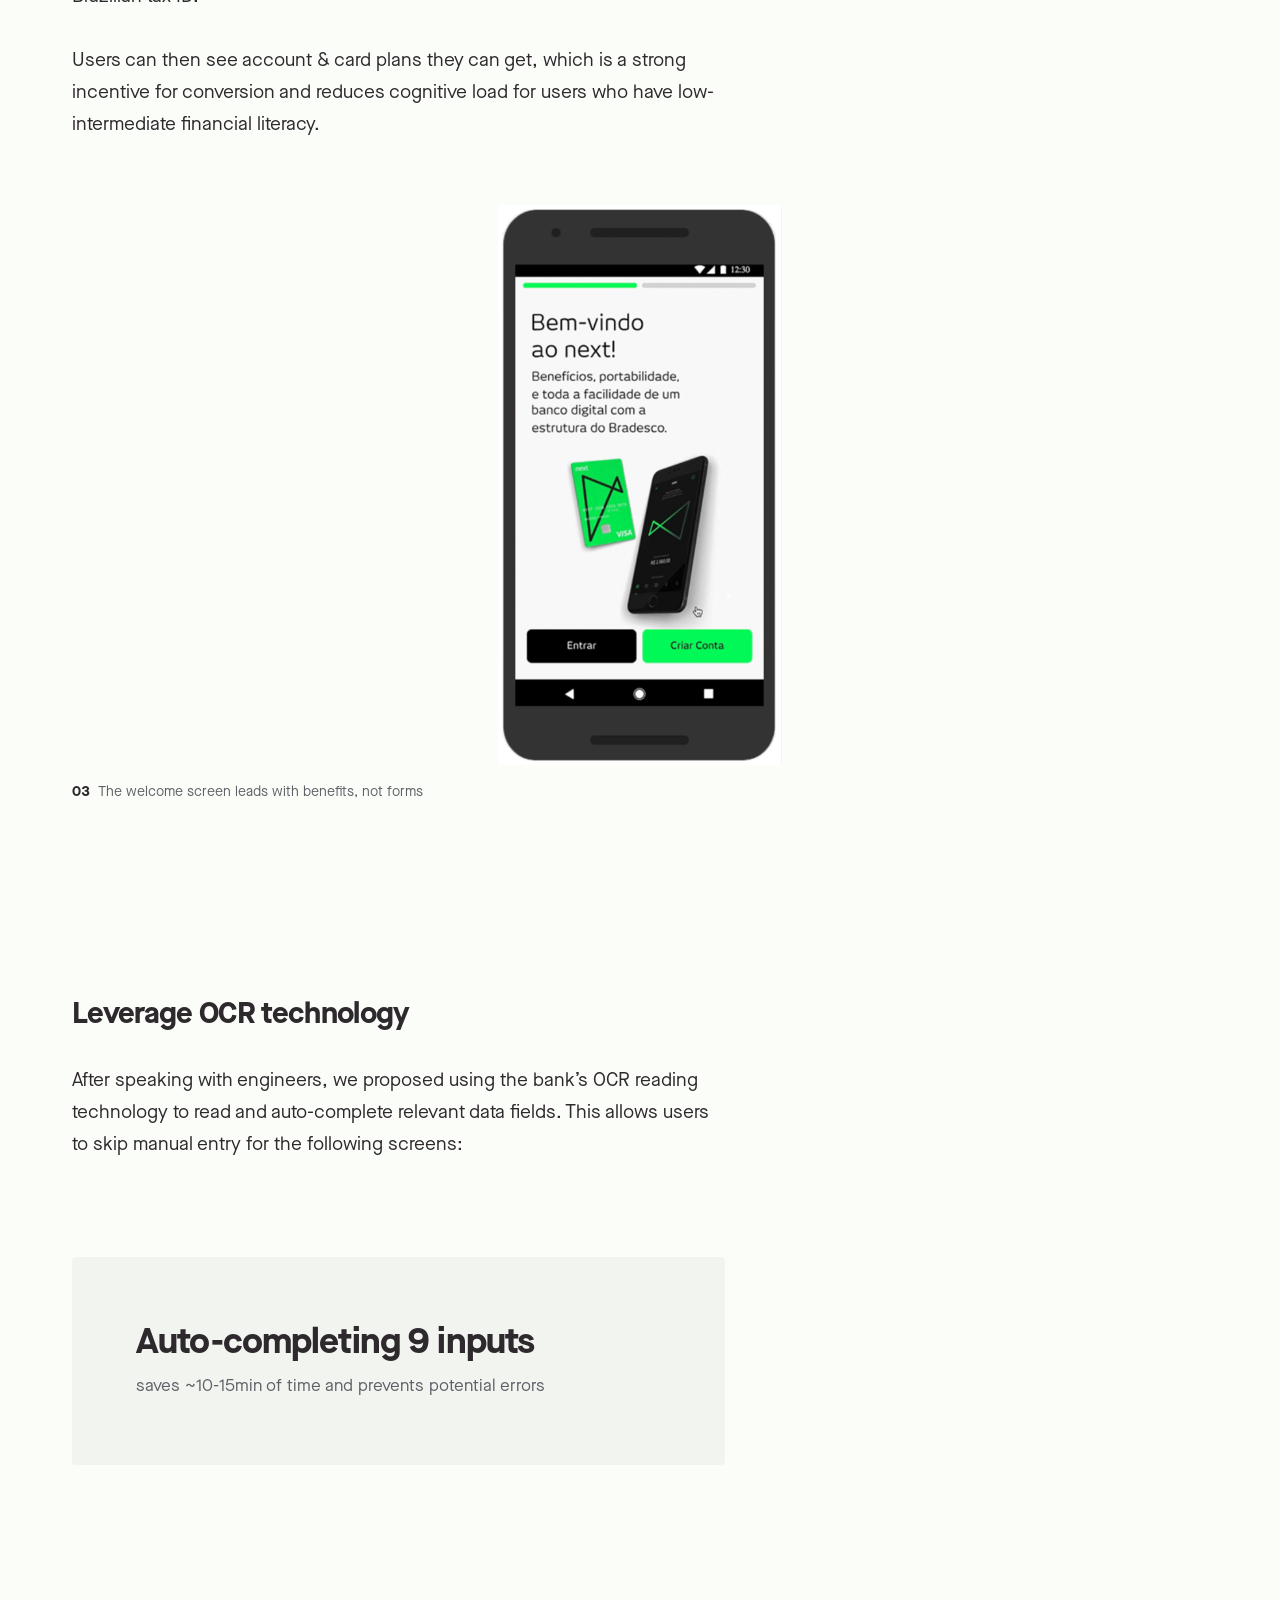
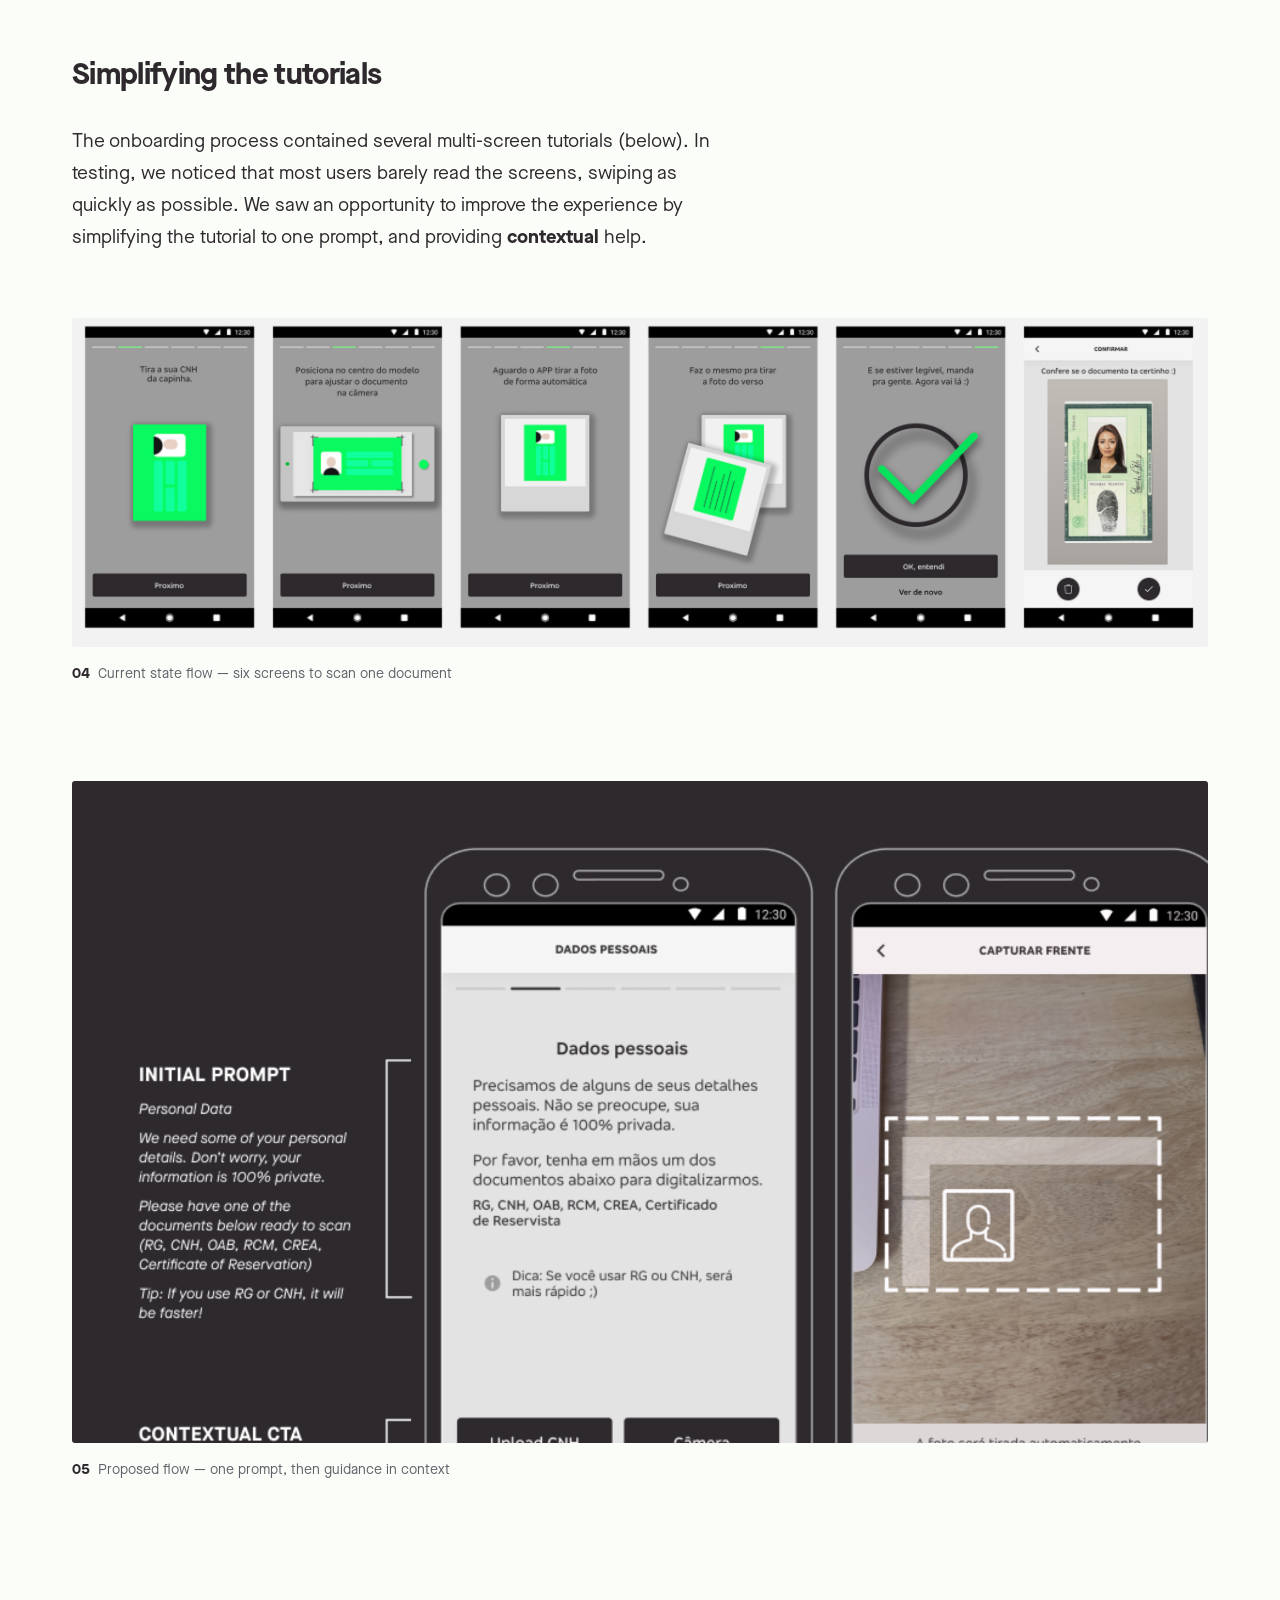
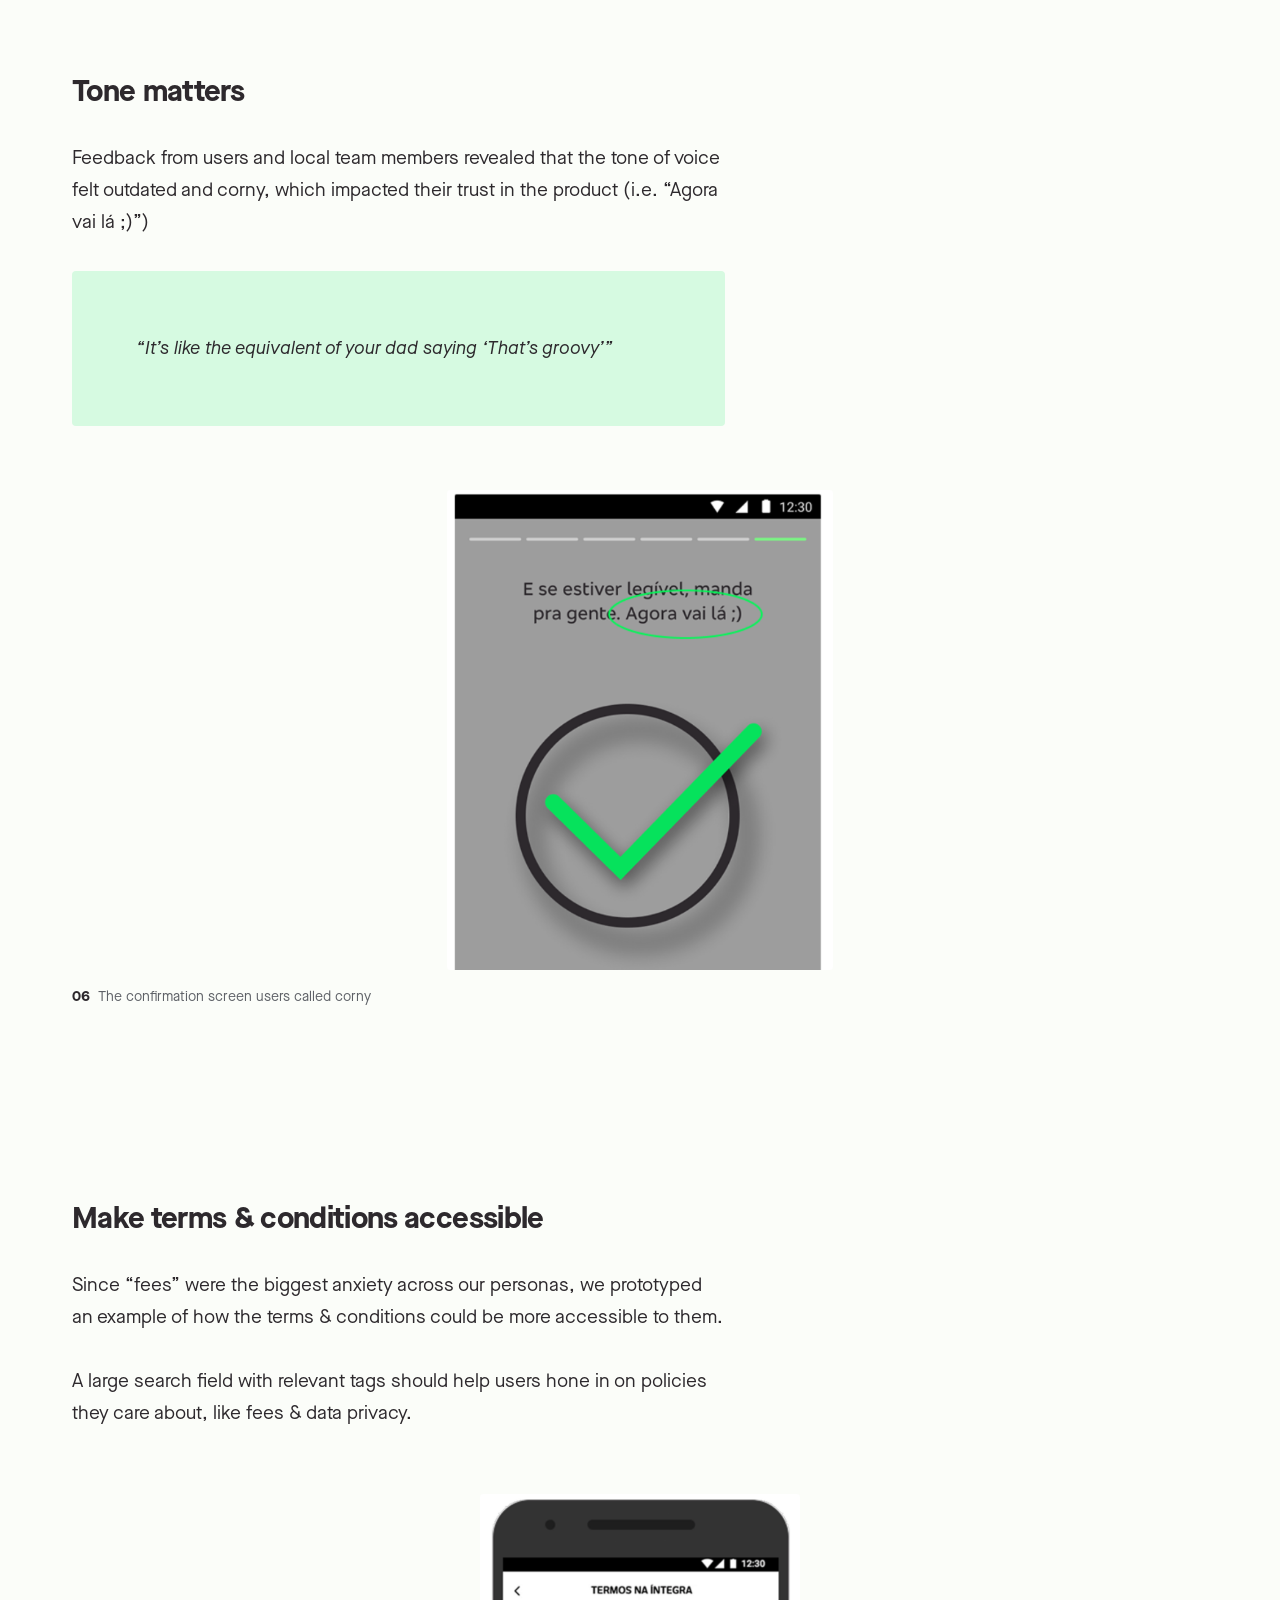
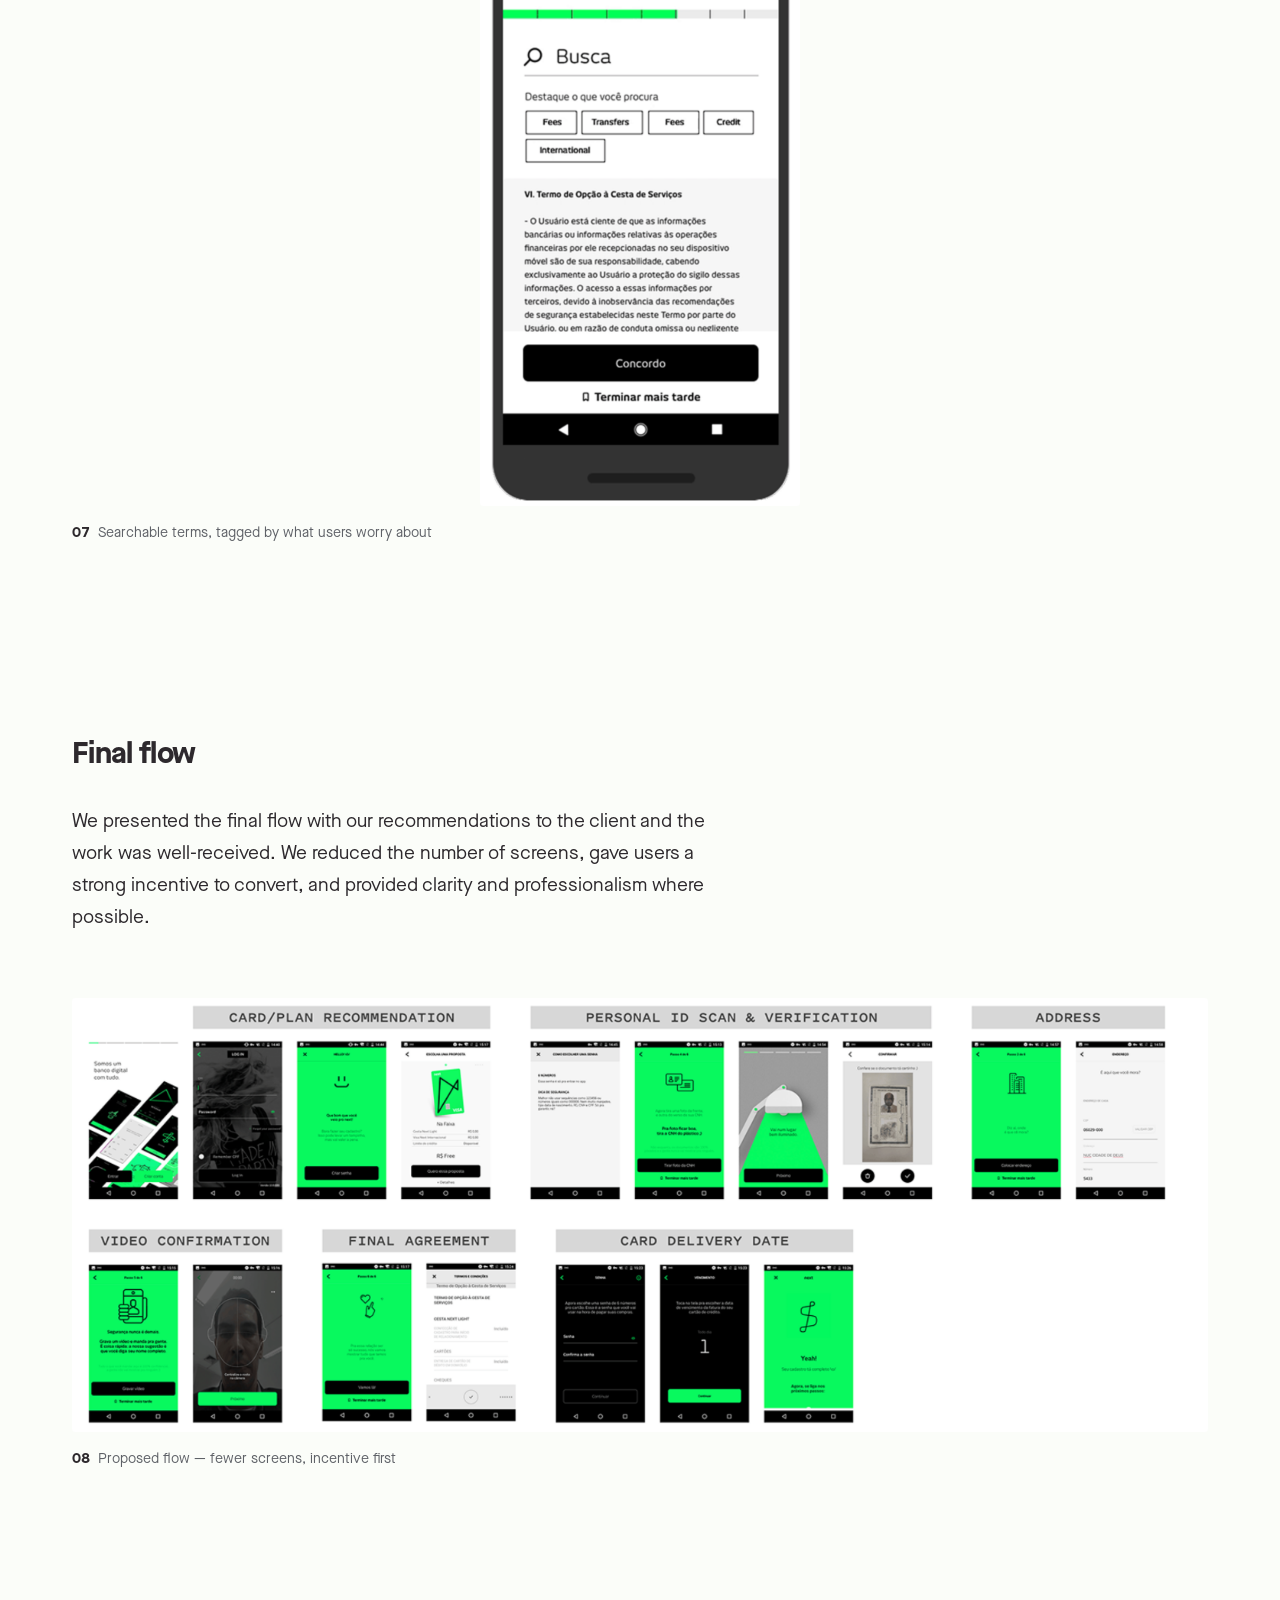
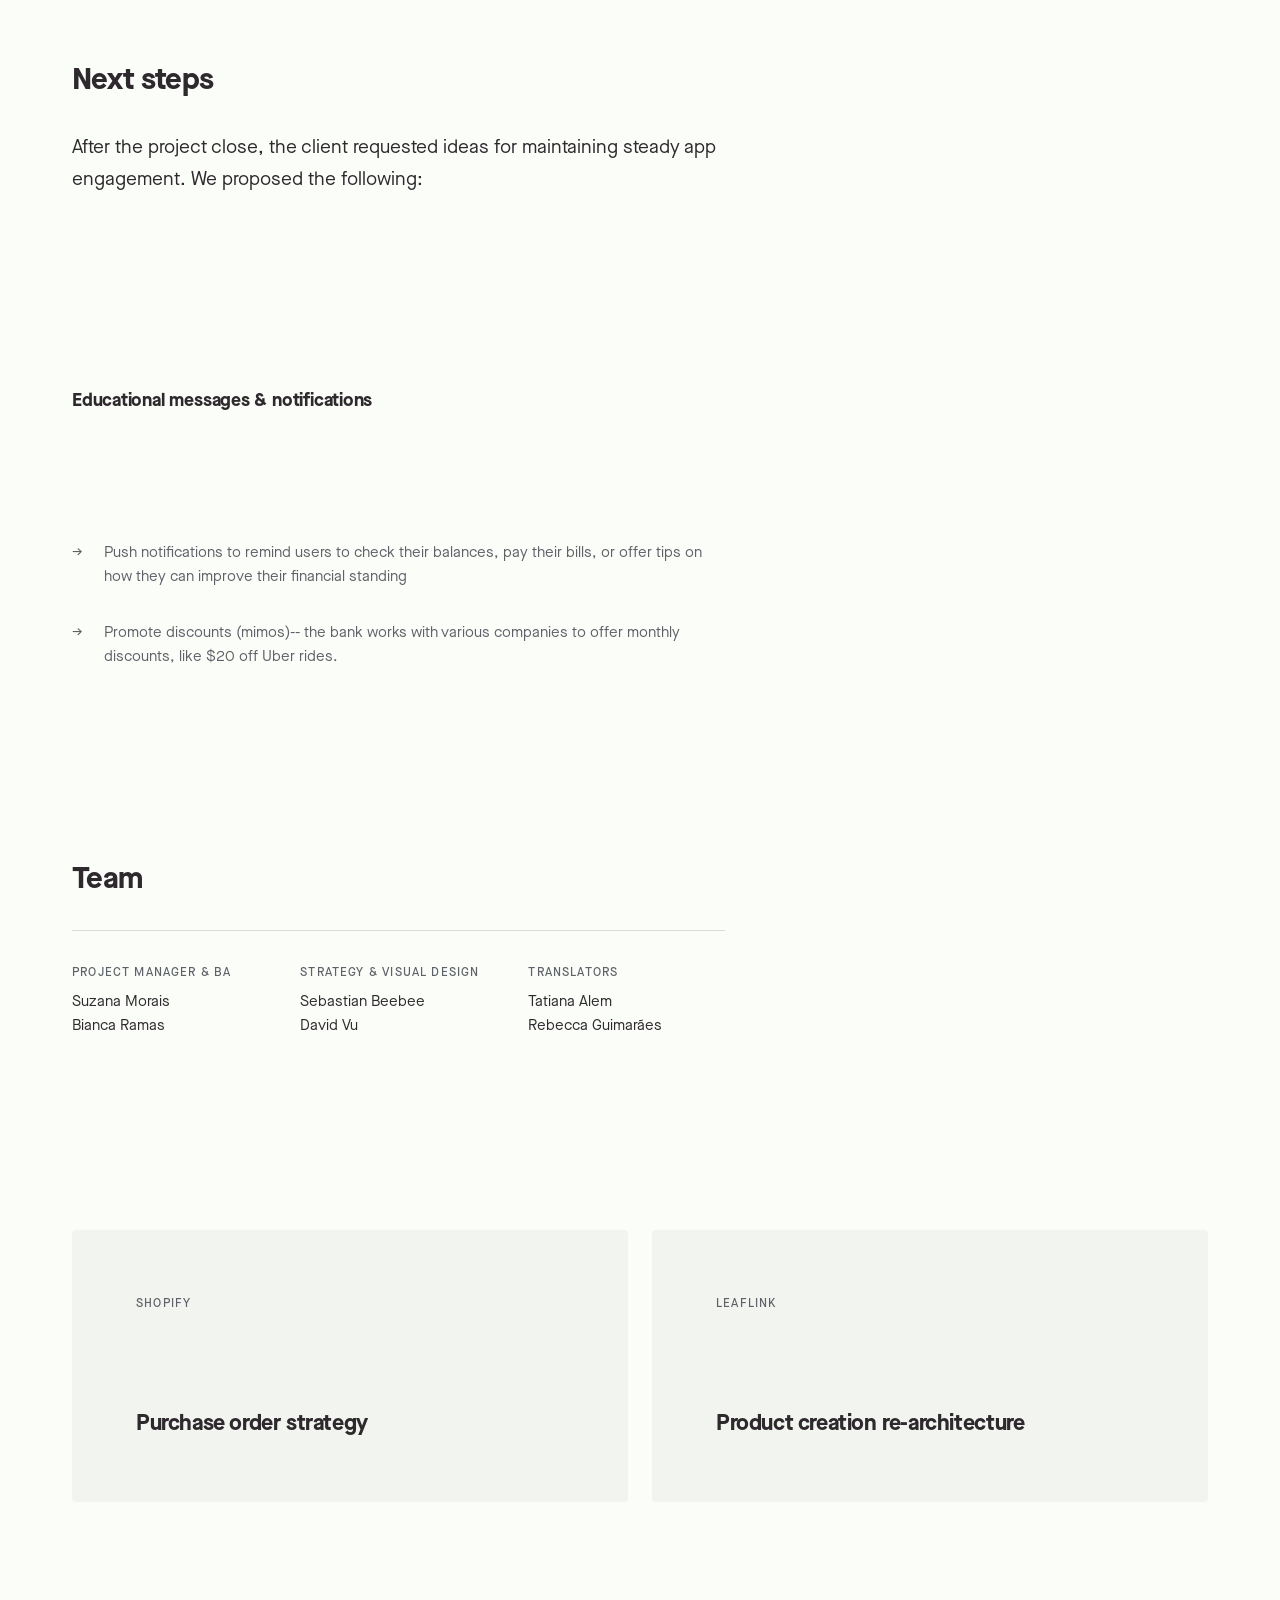
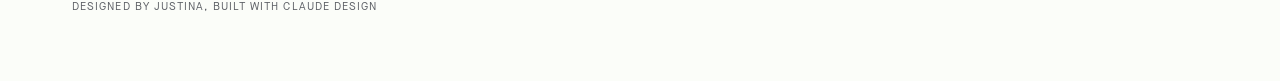
<file: onboarding.html>
<!doctype html>
<html lang="en">
<head>
<meta charset="utf-8"/>
<meta name="viewport" content="width=device-width,initial-scale=1"/>
<title>Justina — App onboarding redesign case study</title>
<style>
@font-face{font-family:"Maison Neue";src:url("assets/fonts/MaisonNeue-Book.otf") format("opentype");font-weight:400;font-style:normal;font-display:swap}
@font-face{font-family:"Maison Neue";src:url("assets/fonts/MaisonNeue-BookItalic.otf") format("opentype");font-weight:400;font-style:italic;font-display:swap}
@font-face{font-family:"Maison Neue";src:url("assets/fonts/MaisonNeue-Medium.otf") format("opentype");font-weight:500;font-style:normal;font-display:swap}
@font-face{font-family:"Maison Neue";src:url("assets/fonts/MaisonNeue-Demi.otf") format("opentype");font-weight:600;font-style:normal;font-display:swap}
@font-face{font-family:"Maison Neue";src:url("assets/fonts/MaisonNeue-Bold.otf") format("opentype");font-weight:700;font-style:normal;font-display:swap}
@font-face{font-family:"Maison Neue";src:url("assets/fonts/MaisonNeue-BoldItalic.otf") format("opentype");font-weight:700;font-style:italic;font-display:swap}
@font-face{font-family:"Maison Neue";src:url("assets/fonts/MaisonNeue-MediumItalic.otf") format("opentype");font-weight:500;font-style:italic;font-display:swap}
</style>
<link rel="stylesheet" href="case-study.css"/>
</head>
<body>

<nav class="nav" aria-label="Primary">
  <div class="nav__inner">
    <a class="nav__home" href="index.html">Home</a>
    <div class="nav__right">
      <a href="index.html#work">Work</a>
      <a href="index.html#contact">Contact</a>
      <a href="resume.html">Résumé</a>
    </div>
  </div>
</nav>

<article>

  <header class="lede measure">
    <h1 class="lede__title">Redesigning Banco Next&rsquo;s onboarding experience to meet the needs of younger generations and those with variable incomes.</h1>
  </header>

  <div class="company bleed" style="--band:rgb(238,242,240)" aria-label="Banco Next">
    <img src="assets/banco/logo.png" alt="Banco Next"/>
  </div>

  <section class="chapter" aria-labelledby="overview">
    <div class="measure">
      <h2 class="chapter__title" id="overview">Overview</h2>
      <dl class="meta">
        <div><dt>Consultancy</dt><dd>Capco</dd></div>
        <div><dt>Client</dt><dd>Bradesco (Next Bank)</dd></div>
        <div><dt>Role</dt><dd>Product Design &amp; Strategy, UX Research</dd></div>
      </dl>
      <p>Bradesco launched Next bank to provide digital banking services for younger generations of Brazilians. R/GA created a brand identity and design language for their digital products, but Next bank found that the account registration rate was very low: Out of 100 people who began onboarding, only 13 were able to finish the process. We spent 6 weeks conducting lean research to understand primary pain points, and worked on-site with the client to propose a more effective workflow.</p>
    </div>
    <figure class="frame">
      <div class="shot shot--contain" style="--ar:2752/1200;background-image:url('assets/banco/hero.png')" role="img" aria-label="Redesigned Banco Next onboarding screens"></div>
      <figcaption>Redesigned account creation and rewards screens</figcaption>
    </figure>
  </section>

  <section class="chapter" aria-labelledby="existing">
    <div class="measure">
      <h2 class="chapter__title" id="existing">The existing flow</h2>
      <p>Upon reviewing the flow, we knew that the redesign needed to guide users to appropriate account plans by making information accessible, removing redundancies where possible, and building trust with professional tone &amp; clear language.</p>
    </div>
    <figure class="frame">
      <div class="shot shot--contain" style="--ar:2752/1692;background-image:url('assets/banco/current-state.png')" role="img" aria-label="Current state onboarding workflow, from account setup through final agreement"></div>
      <figcaption>Current state workflow &mdash; nine stages, end to end</figcaption>
      <ul class="notes">
        <li><span aria-hidden="true">&mdash;</span><p>Requires too much personal information without providing adequate incentives for them to continue</p></li>
      </ul>
    </figure>
  </section>

  <section class="chapter measure" aria-labelledby="insights">
    <h2 class="chapter__title" id="insights">User research insights</h2>
    <p>After conducting a 2-day onsite research study, we uncovered 4 main pain points:</p>
    <div class="cards">
      <article class="card">
        <h3>Lack of incentive</h3>
        <p>Users don&rsquo;t see the value in being customers</p>
      </article>
      <article class="card">
        <h3>Anxiety-inducing</h3>
        <p>Users feel anxious and uncomfortable giving up their personal information</p>
      </article>
      <article class="card">
        <h3>Poor error handling</h3>
        <p>Users struggled to understand the errors they made and how to fix it</p>
      </article>
      <article class="card">
        <h3>No process transparency</h3>
        <p>Users were fatigued by the length of the process</p>
      </article>
    </div>
  </section>

  <section class="chapter measure" aria-labelledby="personas">
    <h2 class="chapter__title" id="personas">Persona development</h2>
    <p>In collaboration with the client&rsquo;s anthropologist, we combined our research insights to craft distinct personas for our stakeholders to reference:</p>
    <div class="personas">
      <article class="persona">
        <div class="persona__portrait" style="background-image:url('assets/banco/persona-paulo.png')" role="img" aria-label="Illustration of Paulo"></div>
        <h3 class="persona__name">Paulo</h3>
        <p class="persona__role">Financially Independent</p>
        <p class="persona__quote">&ldquo;If this bank is going to be a part of my life, there shouldn&rsquo;t be so many limitations.&rdquo;</p>
        <dl class="persona__tech">
          <dt>Tech consideration</dt>
          <dd>&rarr; Has a fancier phone (iPhone)</dd>
          <dd>&rarr; Unlimited data plan</dd>
        </dl>
      </article>
      <article class="persona">
        <div class="persona__portrait" style="background-image:url('assets/banco/persona-luiza.png')" role="img" aria-label="Illustration of Luiza"></div>
        <h3 class="persona__name">Luiza</h3>
        <p class="persona__role">Financially Dependent</p>
        <p class="persona__quote">&ldquo;Opening a bank account via app should be easier than the traditional approach.&rdquo;</p>
        <dl class="persona__tech">
          <dt>Tech consideration</dt>
          <dd>&rarr; Has an older android phone</dd>
          <dd>&rarr; Relies on free-wifi/limited data plan</dd>
        </dl>
      </article>
      <article class="persona">
        <div class="persona__portrait" style="background-image:url('assets/banco/persona-sergio.png')" role="img" aria-label="Illustration of Sergio"></div>
        <h3 class="persona__name">Sergio</h3>
        <p class="persona__role">Self-employed/Freelancer</p>
        <p class="persona__quote">&ldquo;Why does the bank need all of this information from me? I don&rsquo;t feel comfortable.&rdquo;</p>
        <dl class="persona__tech">
          <dt>Tech consideration</dt>
          <dd>&rarr; Has an older android phone (Oreo OS)</dd>
          <dd>&rarr; Relies on free-wifi/limited data plan</dd>
        </dl>
      </article>
    </div>
  </section>

  <section class="chapter measure" aria-labelledby="approach">
    <h2 class="chapter__title" id="approach">Our approach</h2>
    <p>By having a clear idea of <strong>what</strong> the problems were and <strong>who</strong> our user types were, we focused on addressing every issue in our redesign. We stayed in S&atilde;o Paulo for 2 weeks so that we could meet with various departments to understand their experience, and to workshop solutions together with our research insights and user types in mind.</p>
  </section>

  <section class="chapter" aria-labelledby="value">
    <div class="measure">
      <h2 class="chapter__title" id="value">Demonstrate product value immediately</h2>
      <p>Instead of demanding the user to submit all personal information &amp; documentation, we only ask for their phone # (ID verification), and their Brazilian tax ID.</p>
      <p>Users can then see account &amp; card plans they can get, which is a strong incentive for conversion and reduces cognitive load for users who have low-intermediate financial literacy.</p>
    </div>
    <figure class="frame">
      <div class="figrow figrow--fit" style="--rowh:560px">
        <div class="shot" style="--ar:869/1718;background-image:url('assets/banco/value-screen.png')" role="img" aria-label="Welcome screen introducing account benefits before any data entry"></div>
      </div>
      <figcaption>The welcome screen leads with benefits, not forms</figcaption>
    </figure>
  </section>

  <section class="chapter measure" aria-labelledby="ocr">
    <h2 class="chapter__title" id="ocr">Leverage OCR technology</h2>
    <p>After speaking with engineers, we proposed using the bank&rsquo;s OCR reading technology to read and auto-complete relevant data fields. This allows users to skip manual entry for the following screens:</p>
    <div class="callout">
      <p class="callout__figure">Auto-completing 9 inputs</p>
      <p class="callout__body">saves ~10-15min of time and prevents potential errors</p>
    </div>
  </section>

  <section class="chapter" aria-labelledby="tutorials">
    <div class="measure">
      <h2 class="chapter__title" id="tutorials">Simplifying the tutorials</h2>
      <p>The onboarding process contained several multi-screen tutorials (below). In testing, we noticed that most users barely read the screens, swiping as quickly as possible. We saw an opportunity to improve the experience by simplifying the tutorial to one prompt, and providing <strong>contextual</strong> help.</p>
    </div>
    <div class="frame">
      <figure>
        <div class="shot shot--contain" style="--ar:2420/700;background-image:url('assets/banco/tutorial-current.png')" role="img" aria-label="Existing six-screen ID scan tutorial"></div>
        <figcaption>Current state flow &mdash; six screens to scan one document</figcaption>
      </figure>
      <figure>
        <div class="shot shot--contain" style="--ar:2244/1308;background-image:url('assets/banco/tutorial-proposed.png')" role="img" aria-label="Proposed flow with an initial prompt, contextual CTA, camera guide and contextual guide"></div>
        <figcaption>Proposed flow &mdash; one prompt, then guidance in context</figcaption>
      </figure>
    </div>
  </section>

  <section class="chapter" aria-labelledby="tone">
    <div class="measure">
      <h2 class="chapter__title" id="tone">Tone matters</h2>
      <p>Feedback from users and local team members revealed that the tone of voice felt outdated and corny, which impacted their trust in the product (i.e. &ldquo;Agora vai l&aacute; ;)&rdquo;)</p>
      <div class="callout callout--quote">
        <p>&ldquo;It&rsquo;s like the equivalent of your dad saying &lsquo;That&rsquo;s groovy&rsquo;&rdquo;</p>
      </div>
    </div>
    <figure class="frame">
      <div class="figrow figrow--fit" style="--rowh:480px">
        <div class="shot" style="--ar:1051/1308;background-image:url('assets/banco/tone-screen.png')" role="img" aria-label="Confirmation screen carrying the phrase Agora vai la"></div>
      </div>
      <figcaption>The confirmation screen users called corny</figcaption>
    </figure>
  </section>

  <section class="chapter" aria-labelledby="terms">
    <div class="measure">
      <h2 class="chapter__title" id="terms">Make terms &amp; conditions accessible</h2>
      <p>Since &ldquo;fees&rdquo; were the biggest anxiety across our personas, we prototyped an example of how the terms &amp; conditions could be more accessible to them.</p>
      <p>A large search field with relevant tags should help users hone in on policies they care about, like fees &amp; data privacy.</p>
    </div>
    <figure class="frame">
      <div class="figrow figrow--fit" style="--rowh:620px">
        <div class="shot" style="--ar:960/1836;background-image:url('assets/banco/terms-screen.png')" role="img" aria-label="Terms and conditions screen with a large search field and policy tags"></div>
      </div>
      <figcaption>Searchable terms, tagged by what users worry about</figcaption>
    </figure>
  </section>

  <section class="chapter" aria-labelledby="final">
    <div class="measure">
      <h2 class="chapter__title" id="final">Final flow</h2>
      <p>We presented the final flow with our recommendations to the client and the work was well-received. We reduced the number of screens, gave users a strong incentive to convert, and provided clarity and professionalism where possible.</p>
    </div>
    <figure class="frame">
      <div class="shot shot--contain" style="--ar:2970/1135;background-image:url('assets/banco/final-flow.png')" role="img" aria-label="Proposed onboarding flow, from card and plan recommendation through address"></div>
      <figcaption>Proposed flow &mdash; fewer screens, incentive first</figcaption>
    </figure>
  </section>

  <section class="chapter measure" aria-labelledby="next">
    <h2 class="chapter__title" id="next">Next steps</h2>
    <p>After the project close, the client requested ideas for maintaining steady app engagement. We proposed the following:</p>
    <h3 class="chapter__sub">Educational messages &amp; notifications</h3>
    <ul class="notes">
      <li><span aria-hidden="true">&rarr;</span><p>Push notifications to remind users to check their balances, pay their bills, or offer tips on how they can improve their financial standing</p></li>
      <li><span aria-hidden="true">&rarr;</span><p>Promote discounts (mimos)-- the bank works with various companies to offer monthly discounts, like $20 off Uber rides.</p></li>
    </ul>
  </section>

  <section class="chapter measure" aria-labelledby="team">
    <h2 class="chapter__title" id="team">Team</h2>
    <div class="credits">
      <div><h3>Project Manager &amp; BA</h3><p>Suzana Morais
Bianca Ramas</p></div>
      <div><h3>Strategy &amp; Visual Design</h3><p>Sebastian Beebee
David Vu</p></div>
      <div><h3>Translators</h3><p>Tatiana Alem
Rebecca Guimar&atilde;es</p></div>
    </div>
  </section>

</article>

<nav class="upnext frame" aria-label="Up next">
  <a class="upnext__card" href="shopify.html">
    <p class="upnext__eyebrow">Shopify</p>
    <h2 class="upnext__title">Purchase order strategy</h2>
  </a>
  <a class="upnext__card" href="product-creation.html">
    <p class="upnext__eyebrow">LeafLink</p>
    <h2 class="upnext__title">Product creation re-architecture</h2>
  </a>
</nav>

<footer class="footer">Designed by Justina, built with Claude Design</footer>

</body>
</html>
</file>
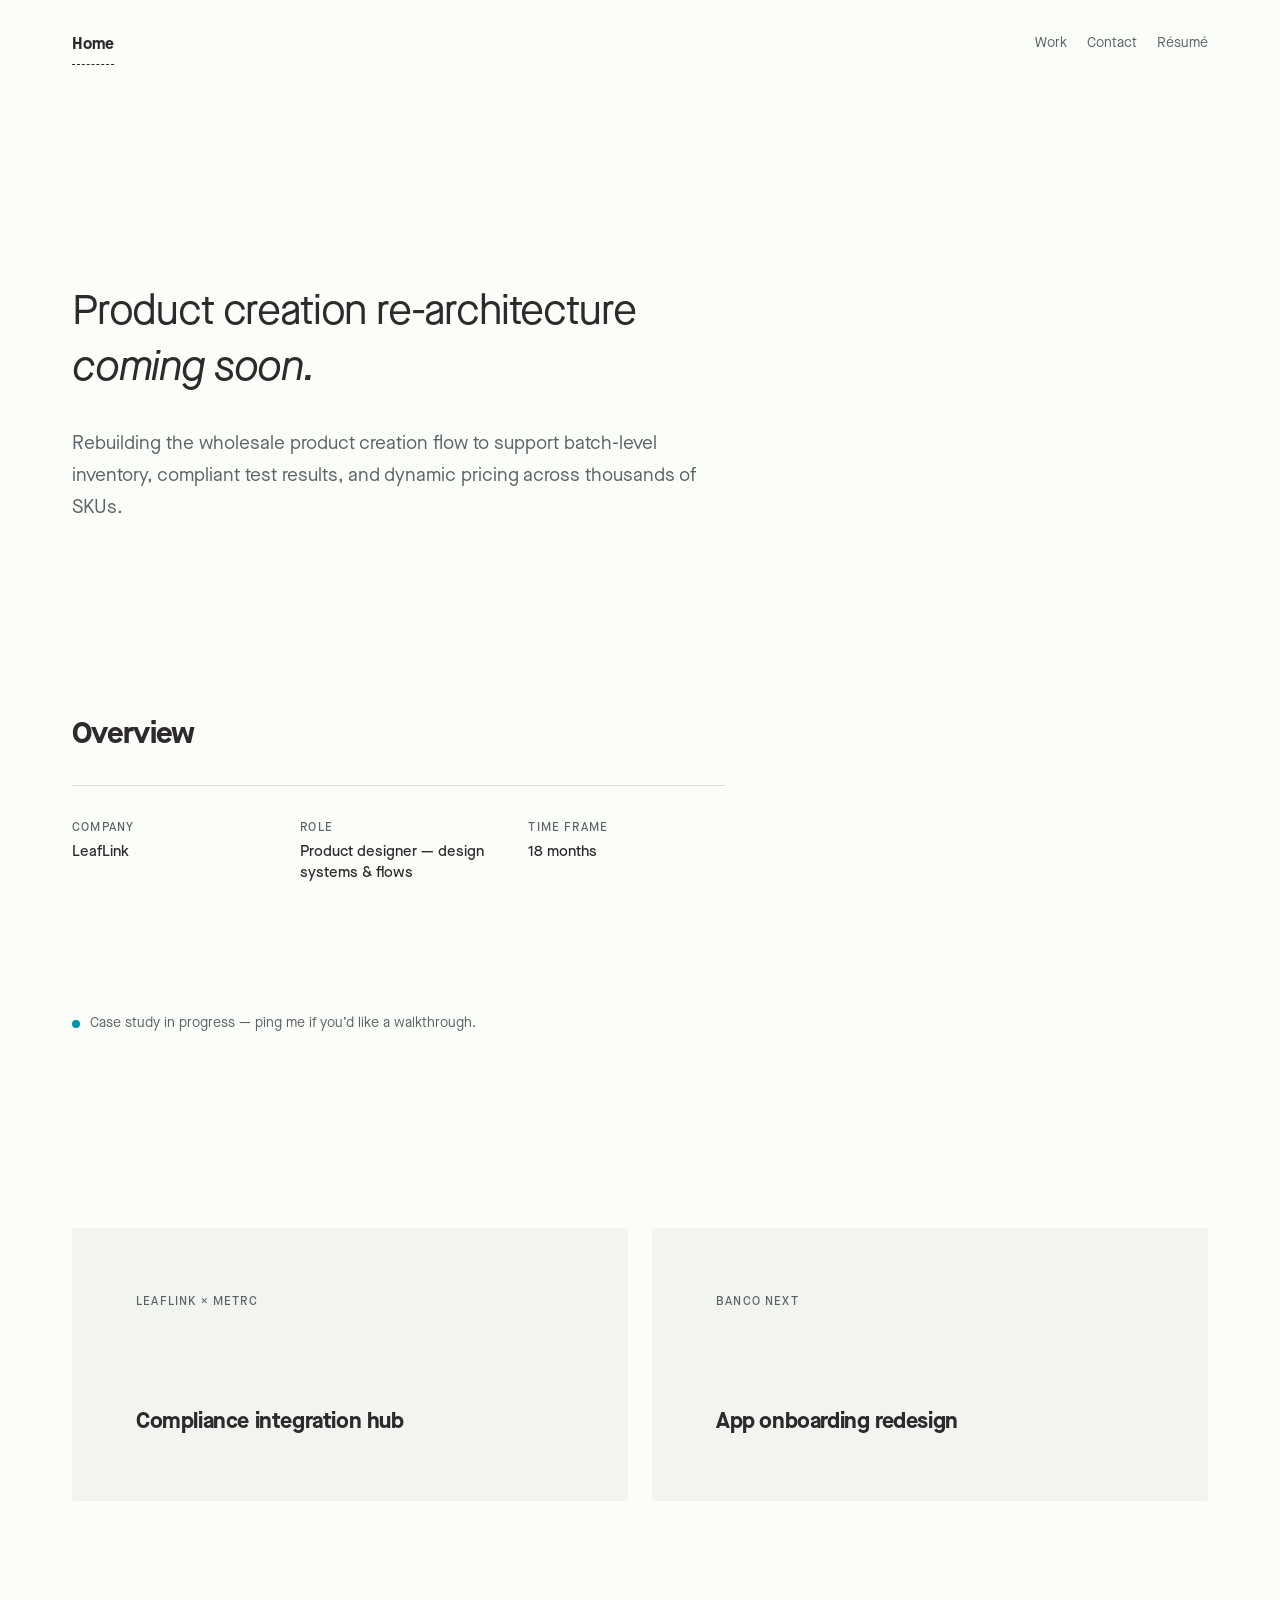
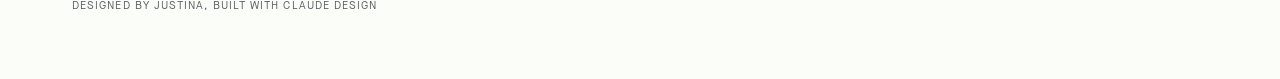
<file: product-creation.html>
<!doctype html>
<html lang="en">
<head>
<meta charset="utf-8"/>
<meta name="viewport" content="width=device-width,initial-scale=1"/>
<title>Justina — Product creation re-architecture case study</title>
<style>
@font-face{font-family:"Maison Neue";src:url("assets/fonts/MaisonNeue-Book.otf") format("opentype");font-weight:400;font-style:normal;font-display:swap}
@font-face{font-family:"Maison Neue";src:url("assets/fonts/MaisonNeue-BookItalic.otf") format("opentype");font-weight:400;font-style:italic;font-display:swap}
@font-face{font-family:"Maison Neue";src:url("assets/fonts/MaisonNeue-Medium.otf") format("opentype");font-weight:500;font-style:normal;font-display:swap}
@font-face{font-family:"Maison Neue";src:url("assets/fonts/MaisonNeue-Demi.otf") format("opentype");font-weight:600;font-style:normal;font-display:swap}
@font-face{font-family:"Maison Neue";src:url("assets/fonts/MaisonNeue-Bold.otf") format("opentype");font-weight:700;font-style:normal;font-display:swap}
@font-face{font-family:"Maison Neue";src:url("assets/fonts/MaisonNeue-BoldItalic.otf") format("opentype");font-weight:700;font-style:italic;font-display:swap}
@font-face{font-family:"Maison Neue";src:url("assets/fonts/MaisonNeue-MediumItalic.otf") format("opentype");font-weight:500;font-style:italic;font-display:swap}
</style>
<link rel="stylesheet" href="case-study.css"/>
</head>
<body>

<nav class="nav" aria-label="Primary">
  <div class="nav__inner">
    <a class="nav__home" href="index.html">Home</a>
    <div class="nav__right">
      <a href="index.html#work">Work</a>
      <a href="index.html#contact">Contact</a>
      <a href="resume.html">Résumé</a>
    </div>
  </div>
</nav>

<article>

  <header class="lede measure">
    <h1 class="lede__title">Product creation re-architecture <em>coming soon.</em></h1>
    <p class="lede__sub">Rebuilding the wholesale product creation flow to support batch-level inventory, compliant test results, and dynamic pricing across thousands of SKUs.</p>
  </header>

  <section class="chapter measure" aria-labelledby="overview">
    <h2 class="chapter__title" id="overview">Overview</h2>
    <dl class="meta">
      <div><dt>Company</dt><dd>LeafLink</dd></div>
      <div><dt>Role</dt><dd>Product designer &mdash; design systems &amp; flows</dd></div>
      <div><dt>Time frame</dt><dd>18 months</dd></div>
    </dl>
    <span class="status"><span class="pulse"></span> Case study in progress &mdash; ping me if you&rsquo;d like a walkthrough.</span>
  </section>

</article>

<nav class="upnext frame" aria-label="Up next">
  <a class="upnext__card" href="compliance-hub.html">
    <p class="upnext__eyebrow">LeafLink &times; Metrc</p>
    <h2 class="upnext__title">Compliance integration hub</h2>
  </a>
  <a class="upnext__card" href="onboarding.html">
    <p class="upnext__eyebrow">Banco Next</p>
    <h2 class="upnext__title">App onboarding redesign</h2>
  </a>
</nav>

<footer class="footer">Designed by Justina, built with Claude Design</footer>

</body>
</html>
</file>
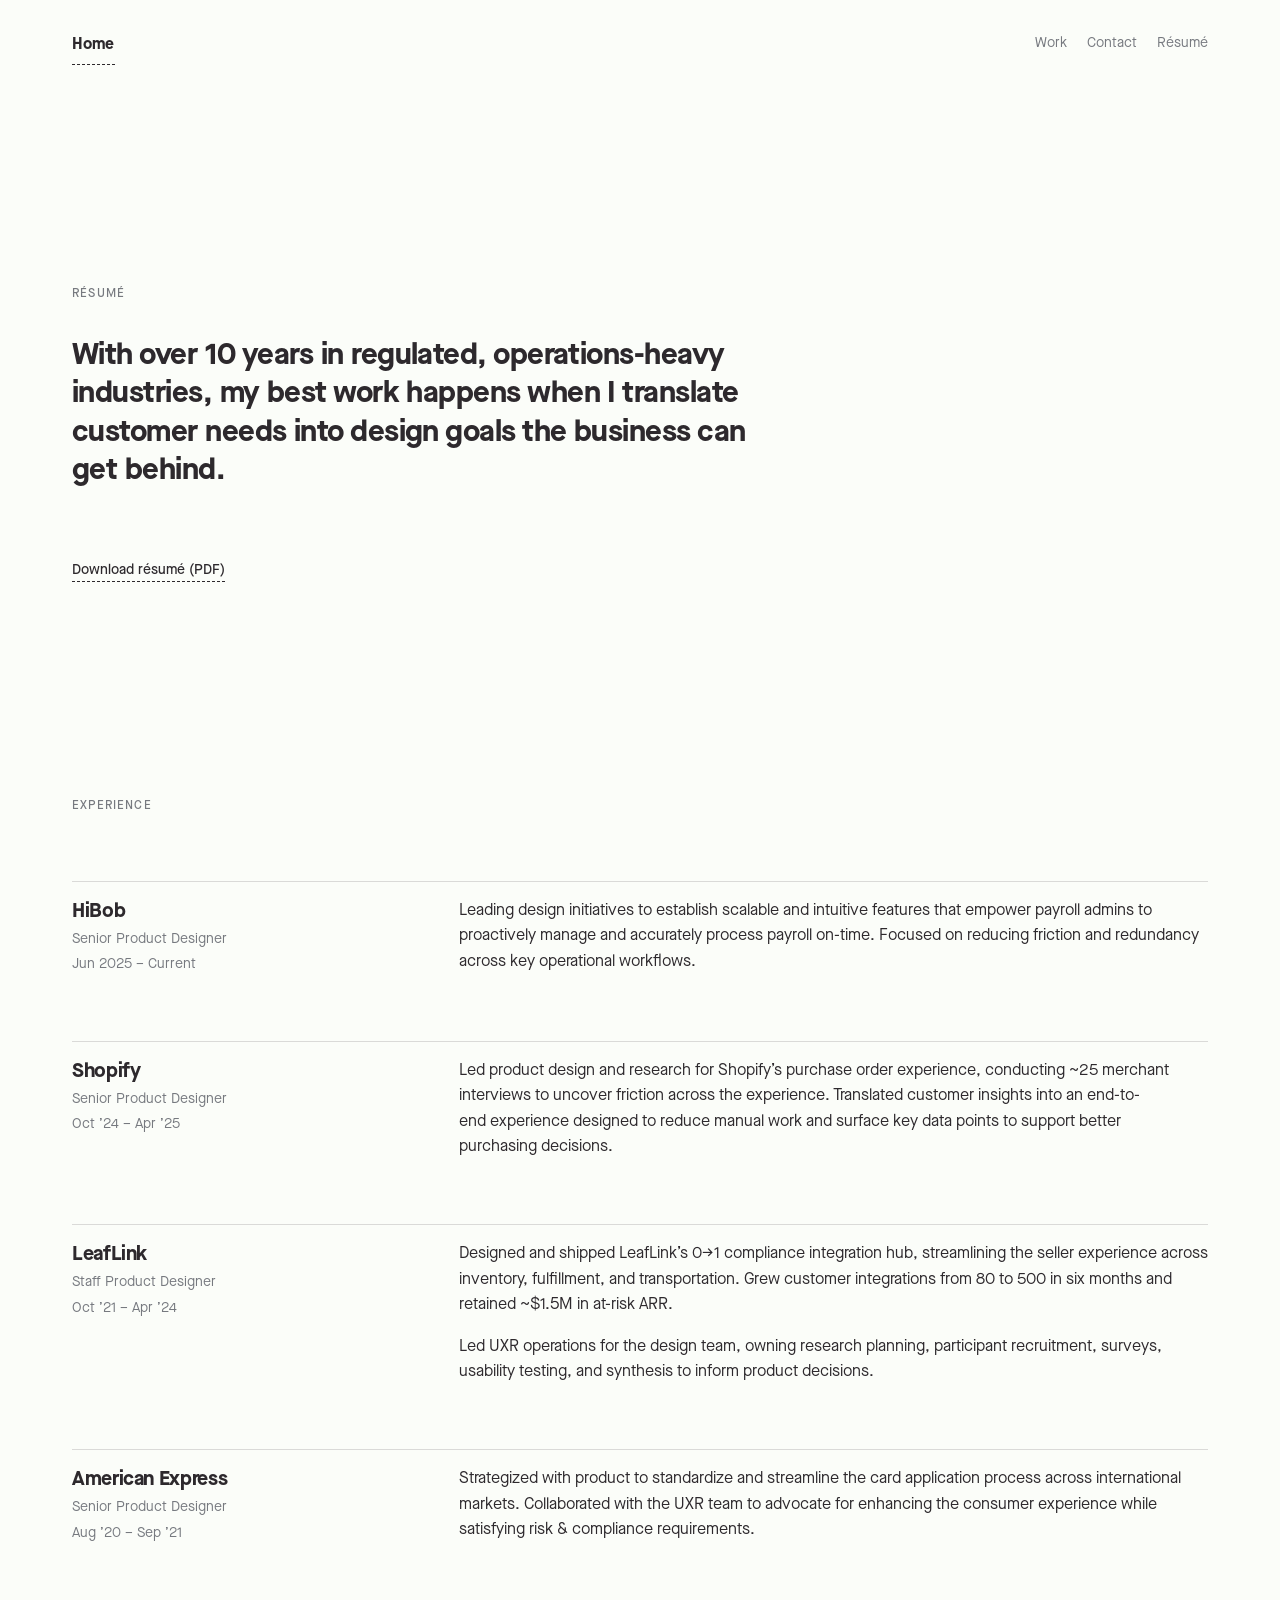
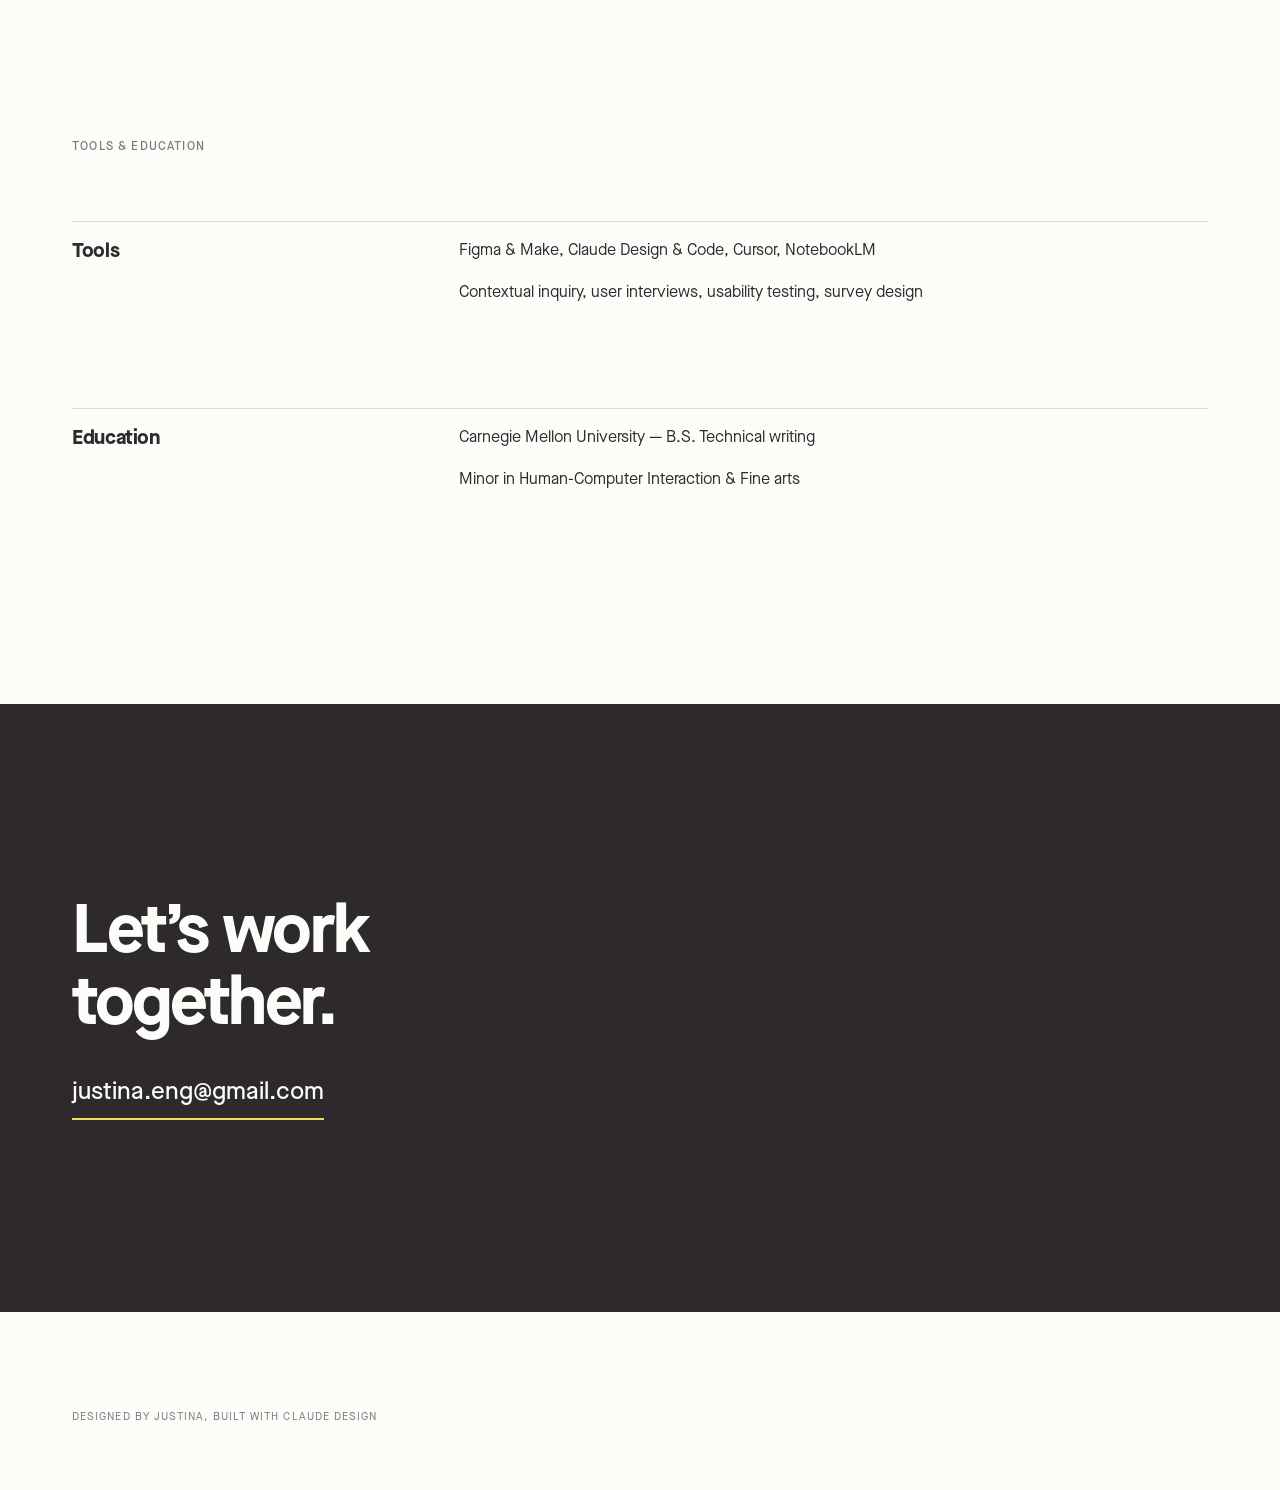
<file: resume.html>
<!doctype html>
<html lang="en">
<head>
<meta charset="utf-8"/>
<meta name="viewport" content="width=device-width,initial-scale=1"/>
<title>Justina Eng — Résumé</title>
<link rel="stylesheet" href="site.css"/>
</head>
<body>

<nav class="nav" aria-label="Primary">
  <div class="nav__inner">
    <a class="nav__home" href="index.html">Home</a>
    <div class="nav__right">
      <a href="index.html#work">Work</a>
      <a href="index.html#contact">Contact</a>
      <a href="resume.html">Résumé</a>
    </div>
  </div>
</nav>

<main class="page">

  <section class="hero">
    <p class="hero__greet">Résumé</p>
    <h1 class="hero__head hero__head--sm">With over 10 years in regulated, operations-heavy industries, my best work happens when I translate customer needs into design goals the business can get behind.</h1>
    <p class="hero__actions"><a class="dl" href="assets/2026-JEResume.pdf" download>Download résumé (PDF)</a></p>
  </section>

<section class="section" id="experience">
    <p class="section__label">Experience</p>
    <div class="exp">
      <article class="exp__row">
        <div>
          <h3 class="exp__co">HiBob</h3>
          <p class="exp__role">Senior Product Designer</p>
          <p class="exp__dates">Jun 2025 &ndash; Current</p>
        </div>
        <div class="exp__body">
          <p>Leading design initiatives to establish scalable and intuitive features that empower payroll admins to proactively manage and accurately process payroll on-time. Focused on reducing friction and redundancy across key operational workflows.</p>
        </div>
      </article>
      <article class="exp__row">
        <div>
          <h3 class="exp__co">Shopify</h3>
          <p class="exp__role">Senior Product Designer</p>
          <p class="exp__dates">Oct &rsquo;24 &ndash; Apr &rsquo;25</p>
        </div>
        <div class="exp__body">
          <p>Led product design and research for Shopify&rsquo;s purchase order experience, conducting ~25 merchant interviews to uncover friction across the experience. Translated customer insights into an end-to-end experience designed to reduce manual work and surface key data points to support better purchasing decisions.</p>
        </div>
      </article>
      <article class="exp__row">
        <div>
          <h3 class="exp__co">LeafLink</h3>
          <p class="exp__role">Staff Product Designer</p>
          <p class="exp__dates">Oct &rsquo;21 &ndash; Apr &rsquo;24</p>
        </div>
        <div class="exp__body">
          <p>Designed and shipped LeafLink&rsquo;s 0&rarr;1 compliance integration hub, streamlining the seller experience across inventory, fulfillment, and transportation. Grew customer integrations from 80 to 500 in six months and retained ~$1.5M in at-risk ARR.</p>
          <p>Led UXR operations for the design team, owning research planning, participant recruitment, surveys, usability testing, and synthesis to inform product decisions.</p>
        </div>
      </article>
      <article class="exp__row">
        <div>
          <h3 class="exp__co">American Express</h3>
          <p class="exp__role">Senior Product Designer</p>
          <p class="exp__dates">Aug &rsquo;20 &ndash; Sep &rsquo;21</p>
        </div>
        <div class="exp__body">
          <p>Strategized with product to standardize and streamline the card application process across international markets. Collaborated with the UXR team to advocate for enhancing the consumer experience while satisfying risk &amp; compliance requirements.</p>
        </div>
      </article>
    </div>
  </section>

<section class="section" id="more">
    <p class="section__label">Tools &amp; education</p>
    <dl class="meta-list">
      <dt>Tools</dt>
      <dd>Figma &amp; Make, Claude Design &amp; Code, Cursor, NotebookLM</dd>
      <dd>Contextual inquiry, user interviews, usability testing, survey design</dd>
    </dl>
    <dl class="meta-list" style="margin-top:clamp(32px,4vw,52px)">
      <dt>Education</dt>
      <dd>Carnegie Mellon University &mdash; B.S. Technical writing</dd>
      <dd>Minor in Human-Computer Interaction &amp; Fine arts</dd>
    </dl>
  </section>

</main>

<section class="outro" id="contact">
  <div class="outro__inner">
    <h2 class="outro__head">Let&rsquo;s work<br/>together.</h2>
    <a class="outro__mail" href="mailto:justina.eng@gmail.com">justina.eng@gmail.com</a>
  </div>
</section>

<footer class="footer">Designed by Justina, built with Claude Design</footer>

</body>
</html>
</file>
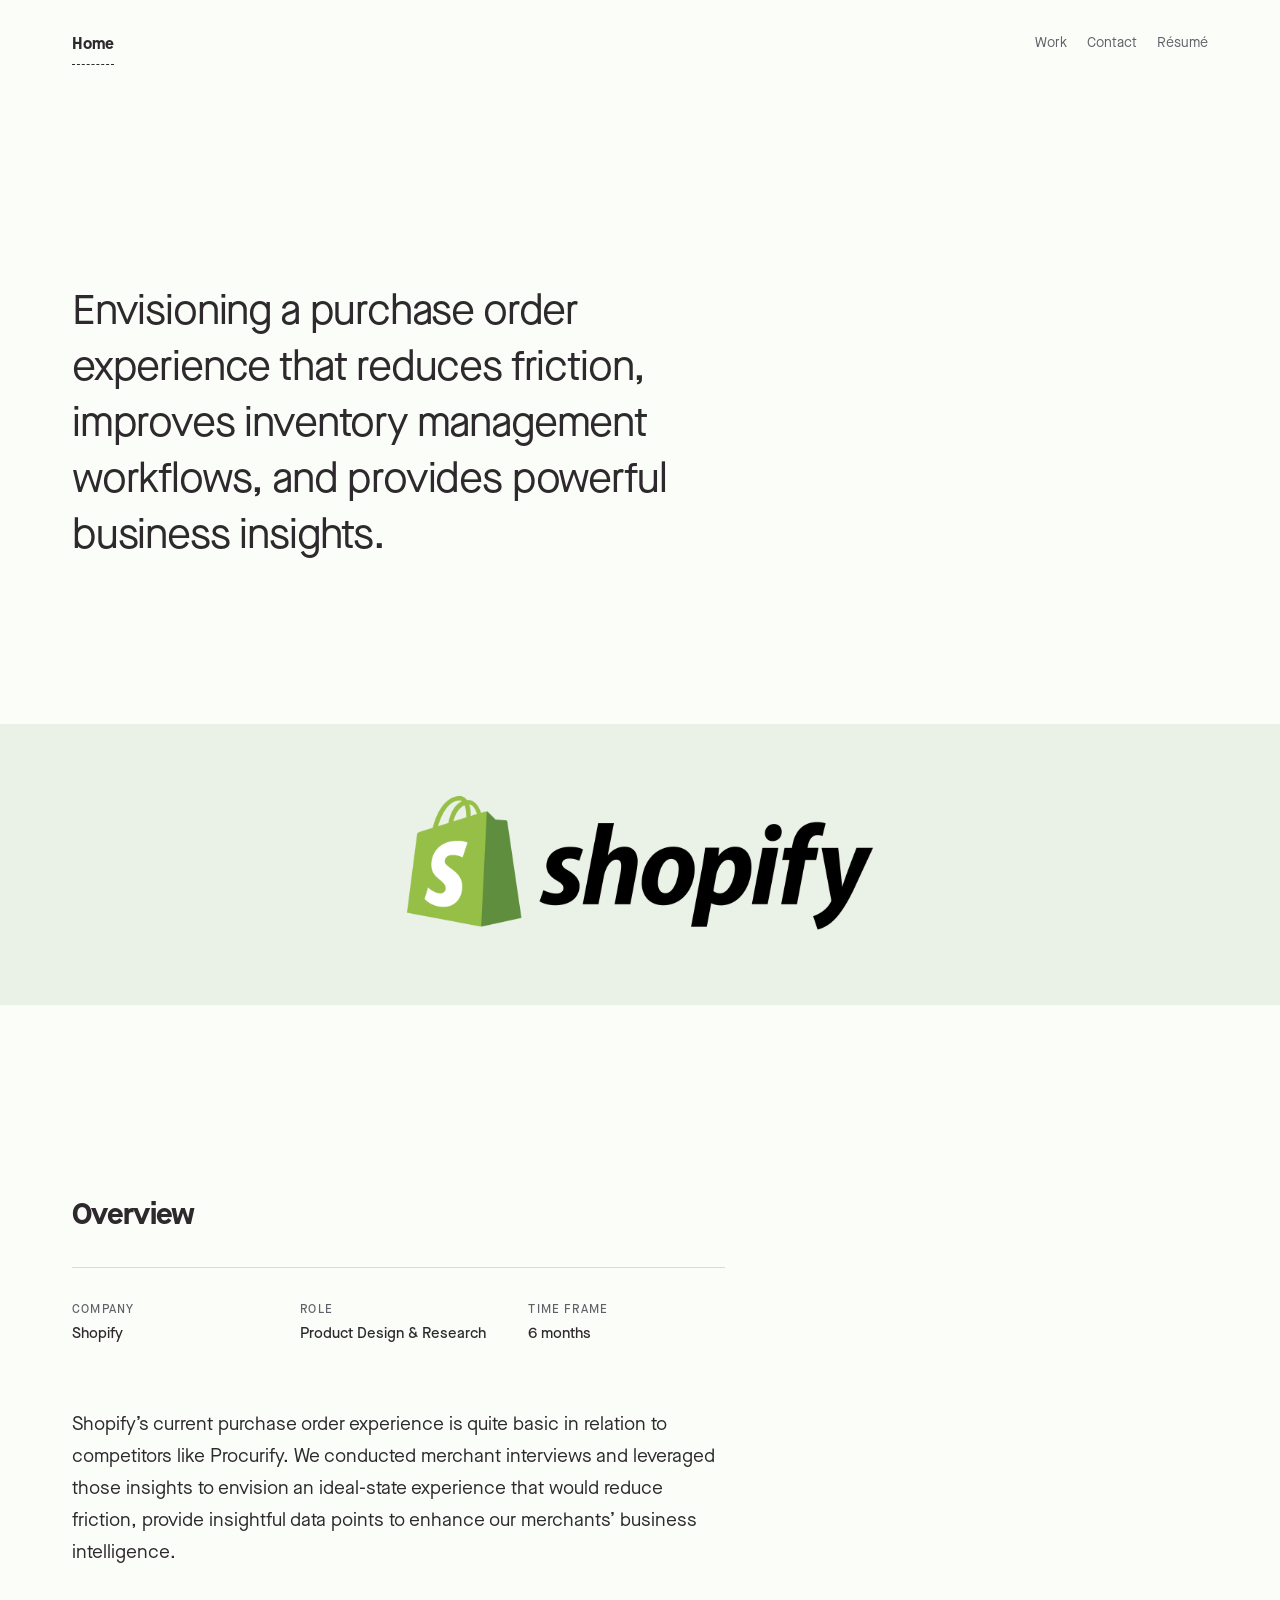
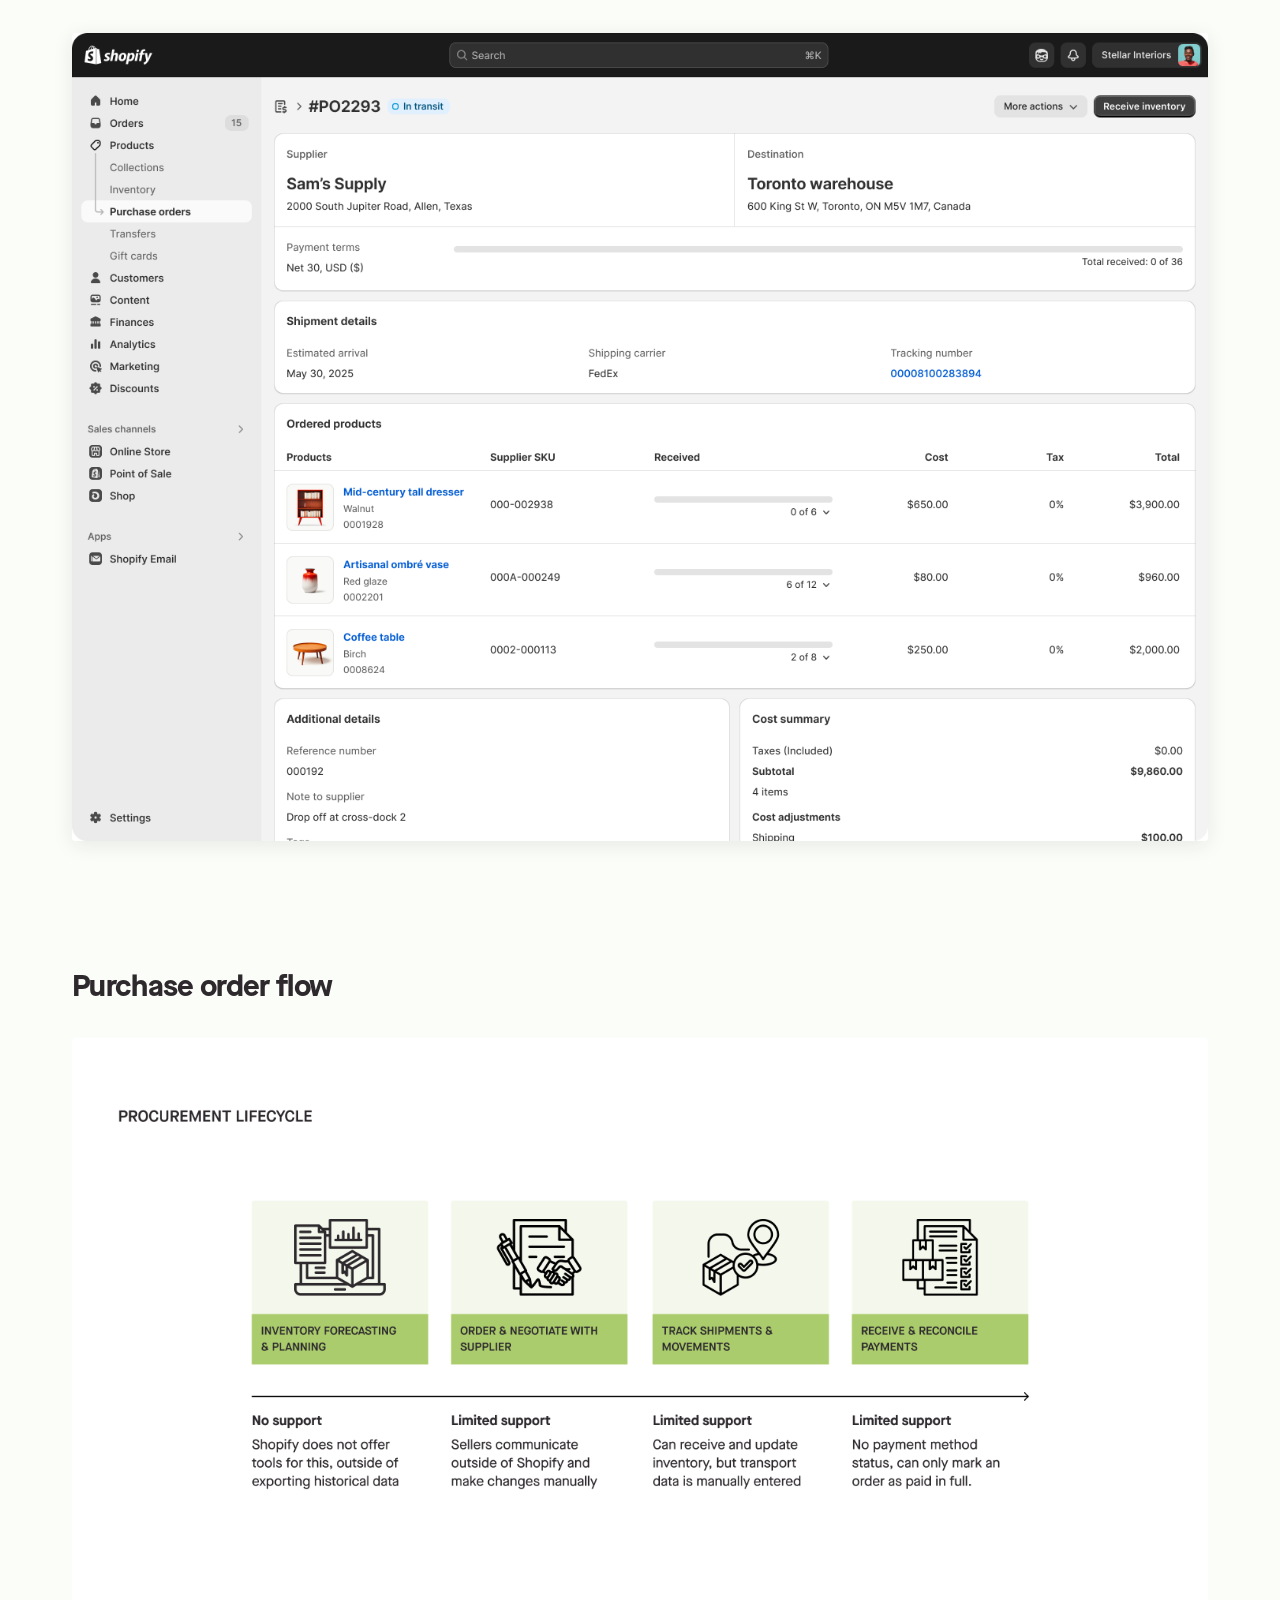
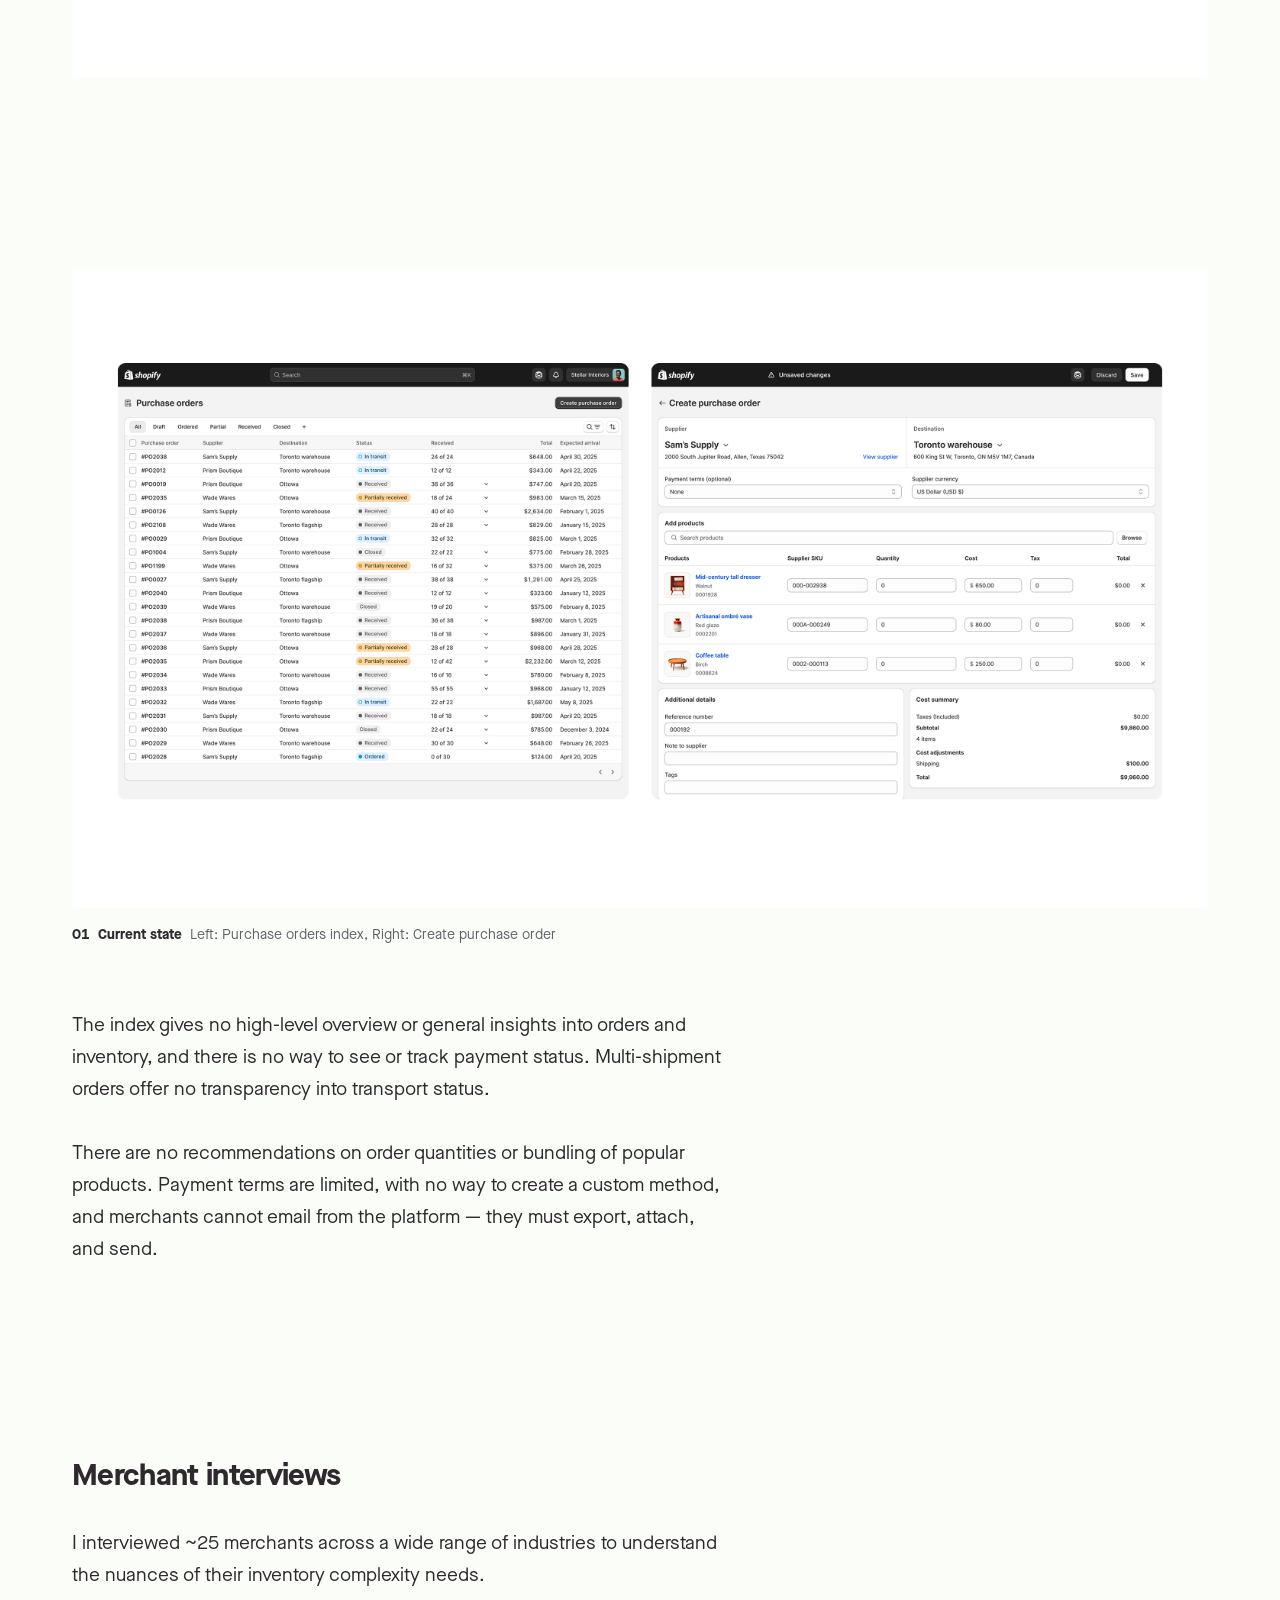
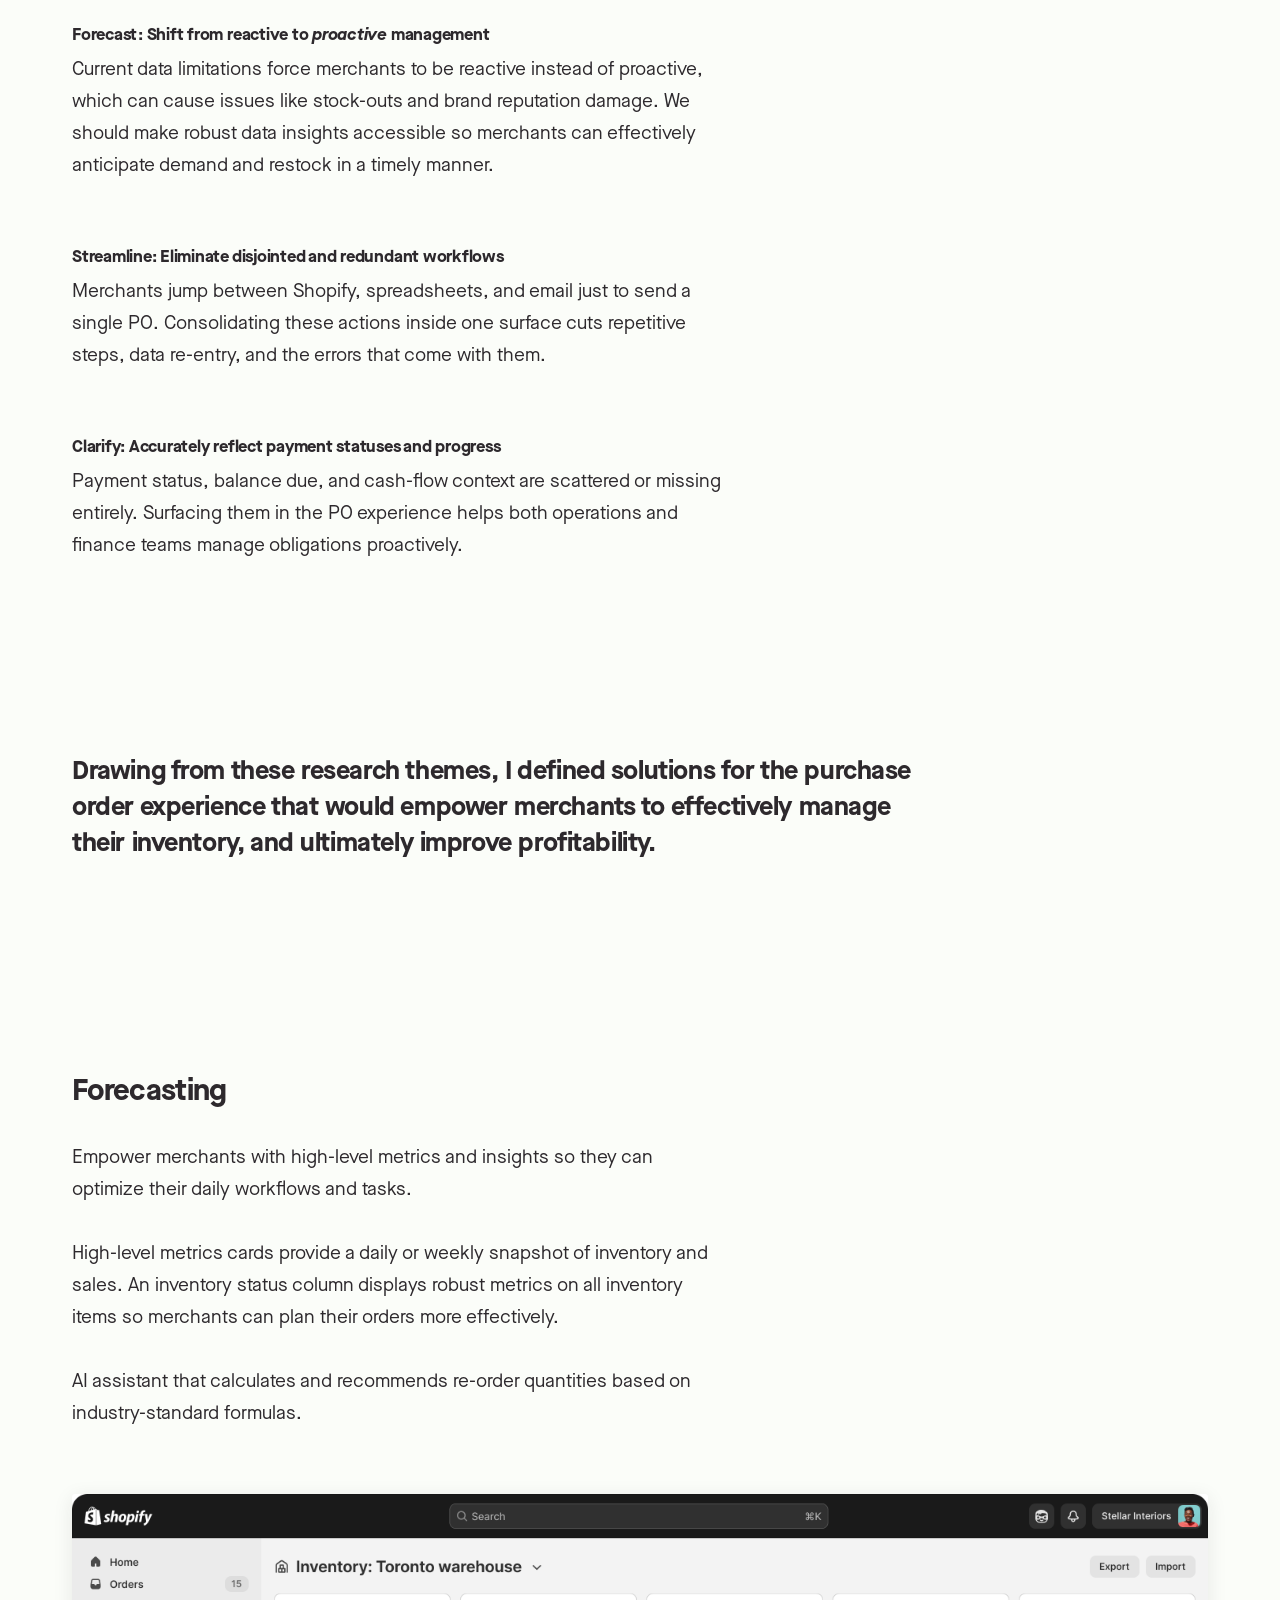
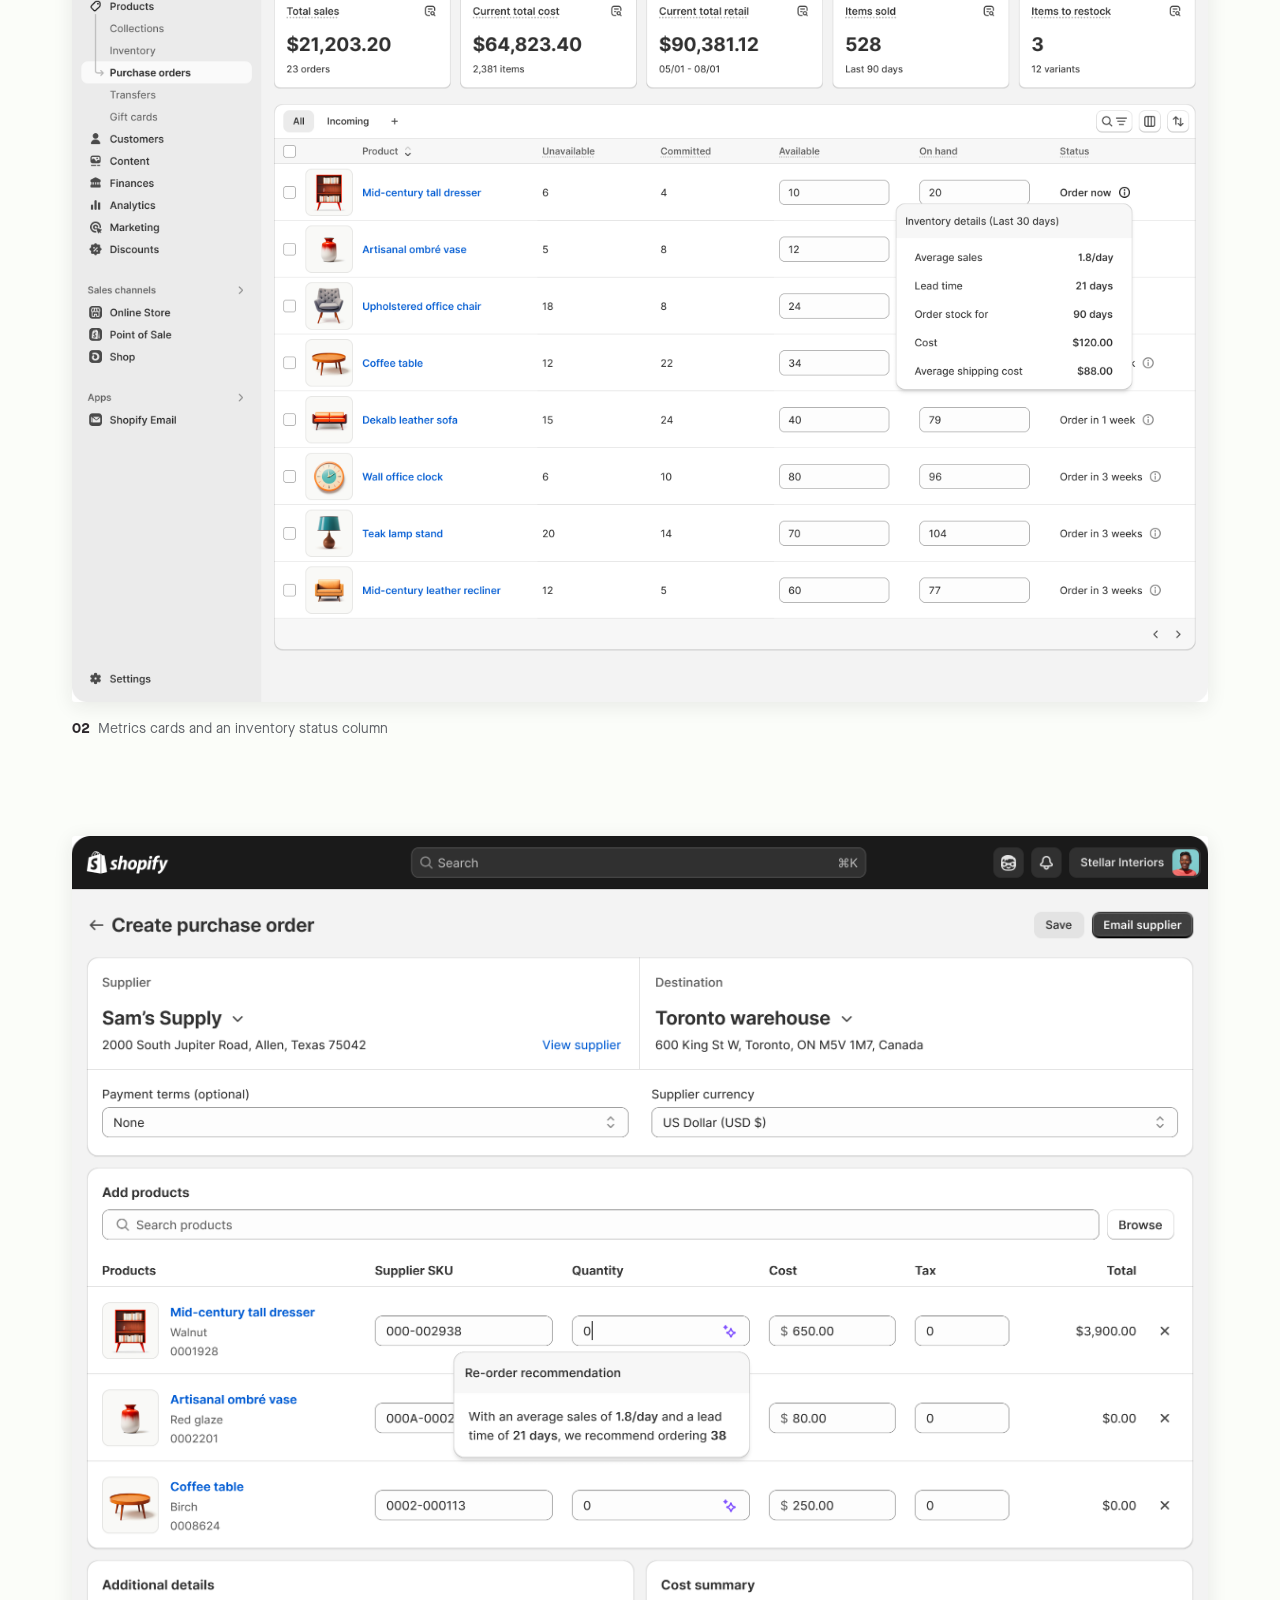
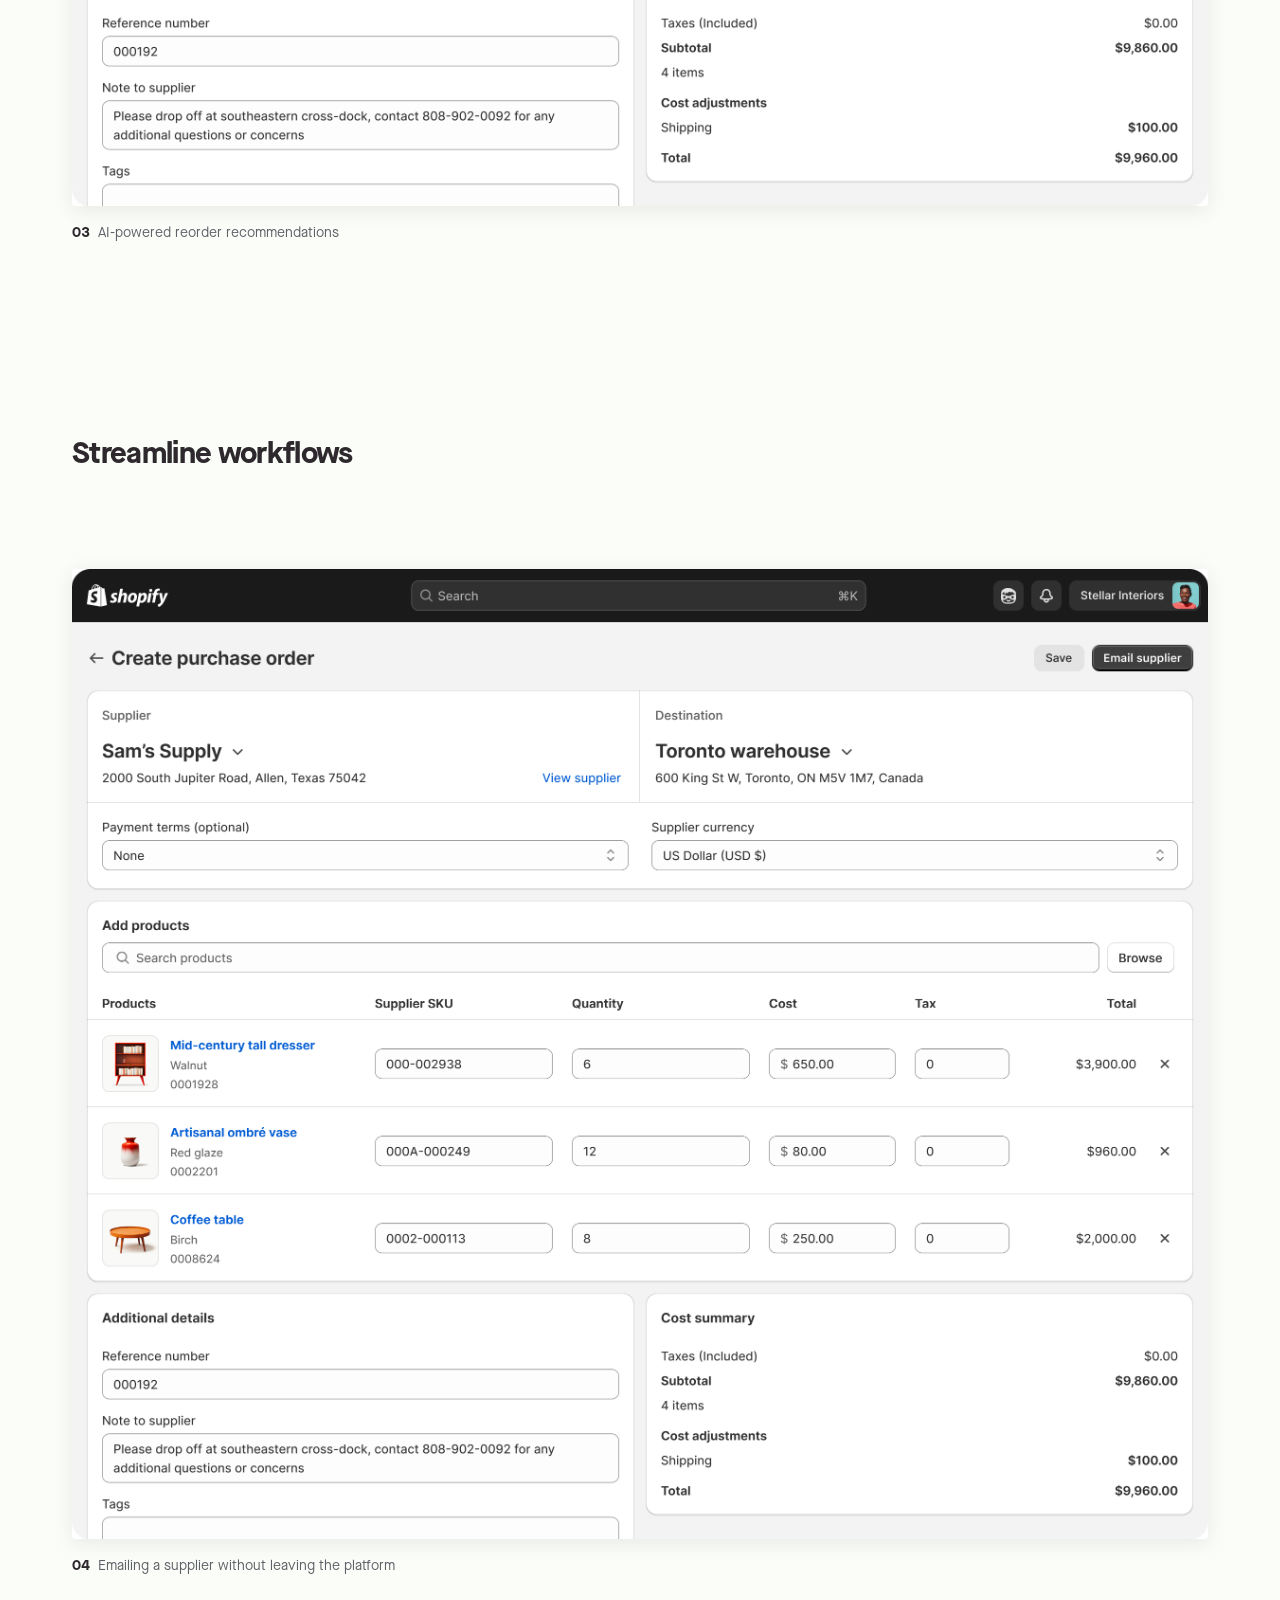
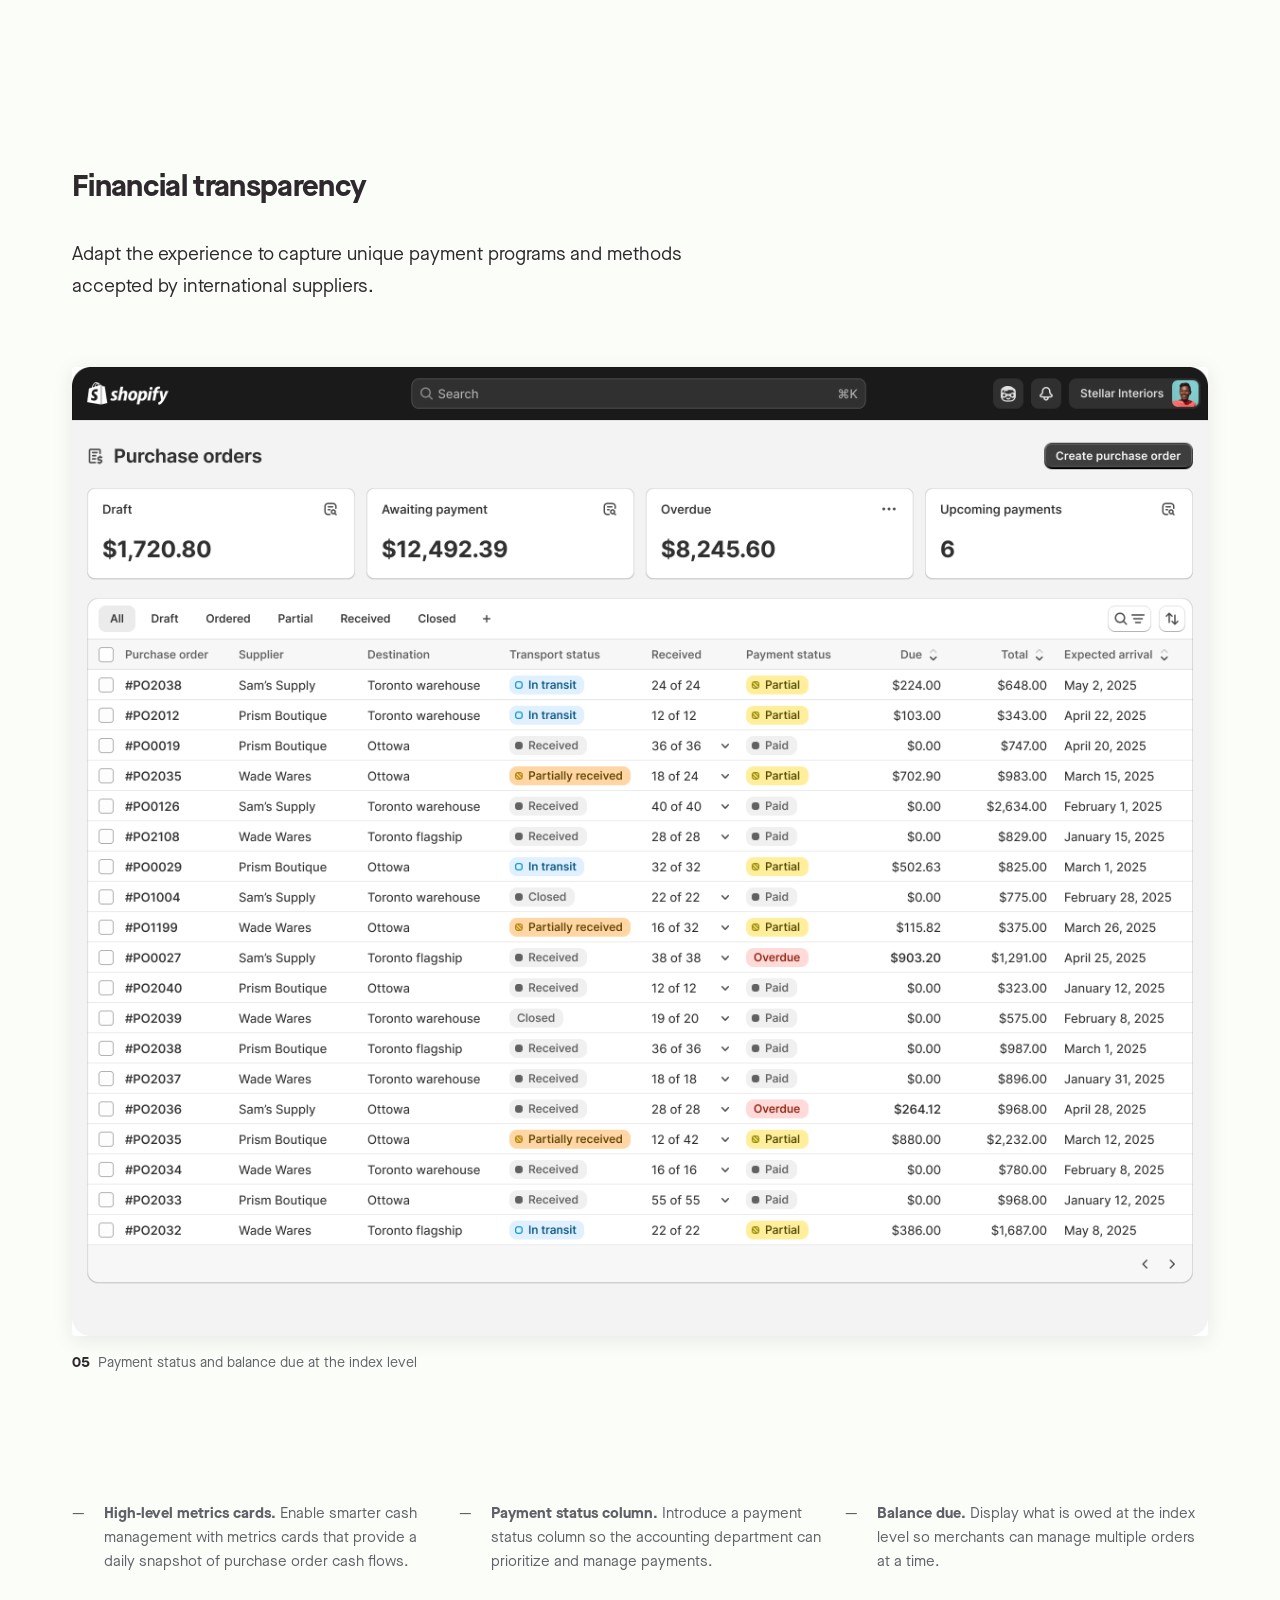
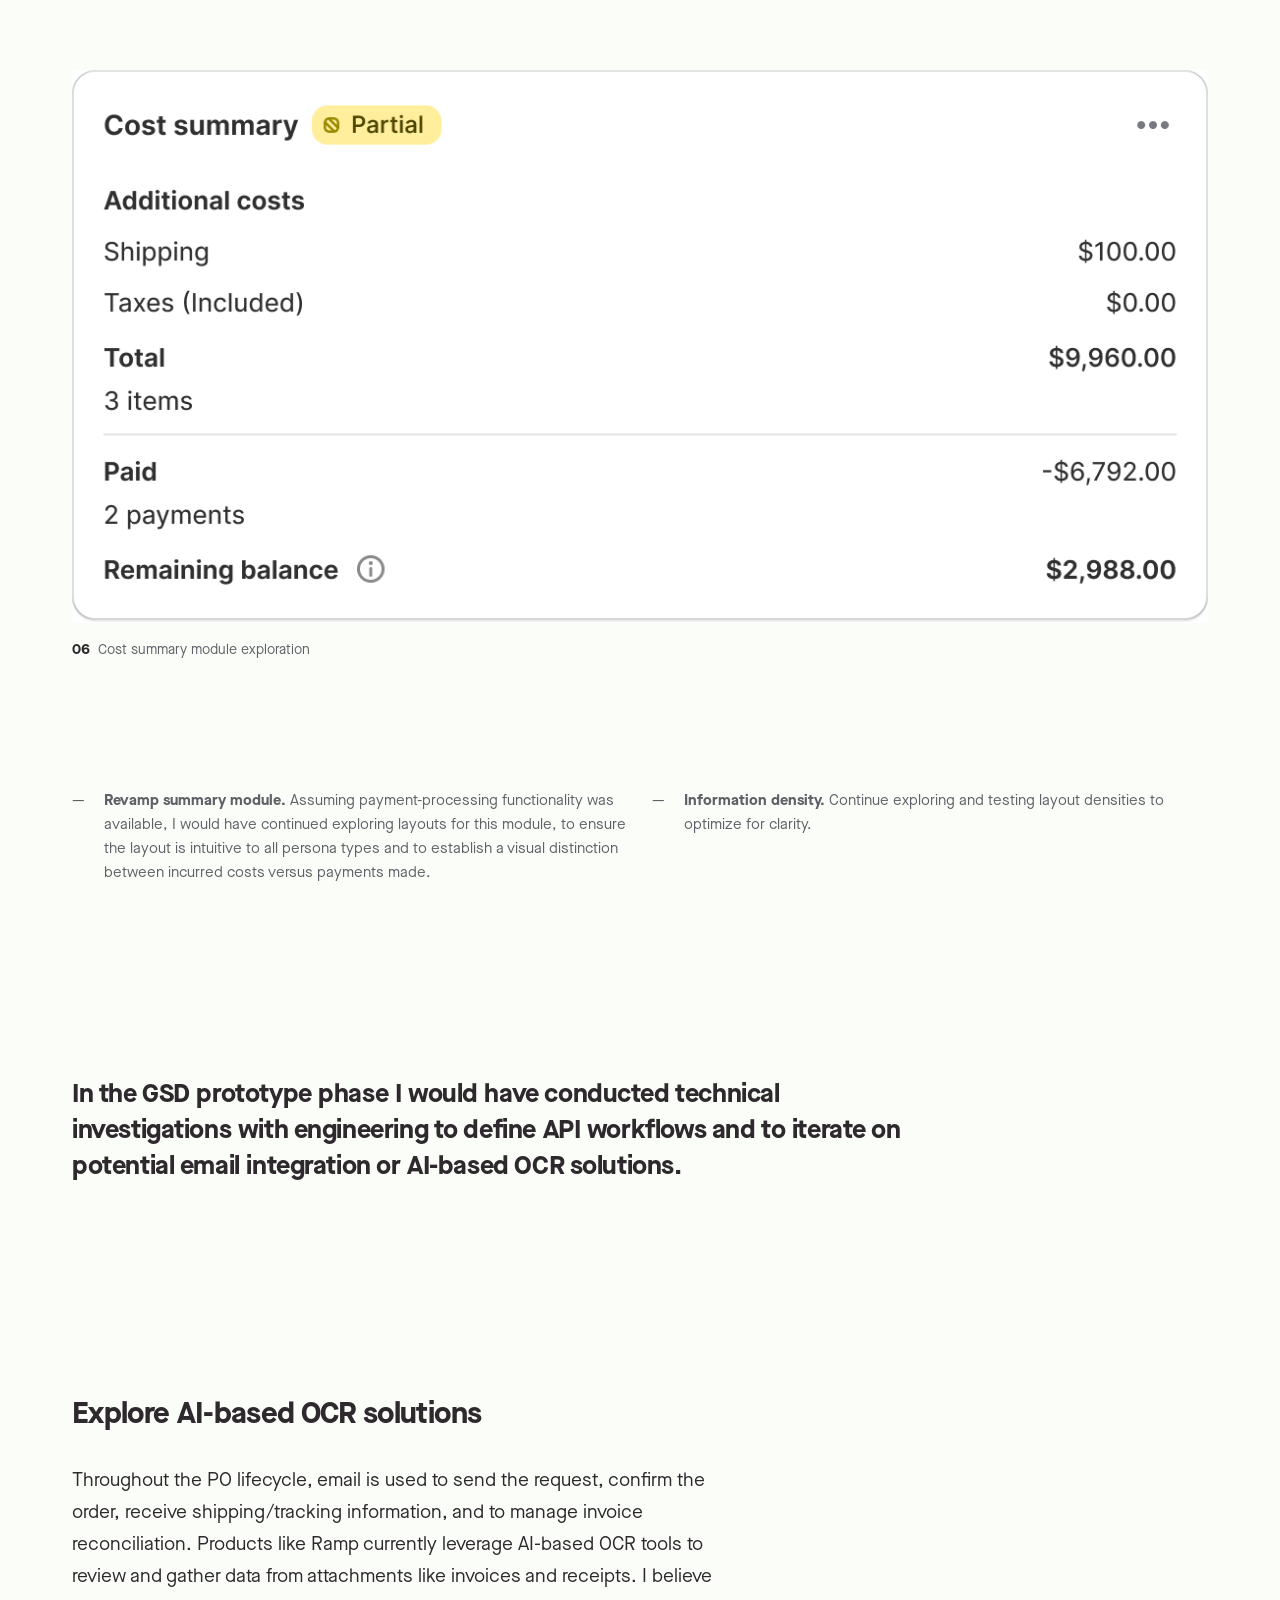
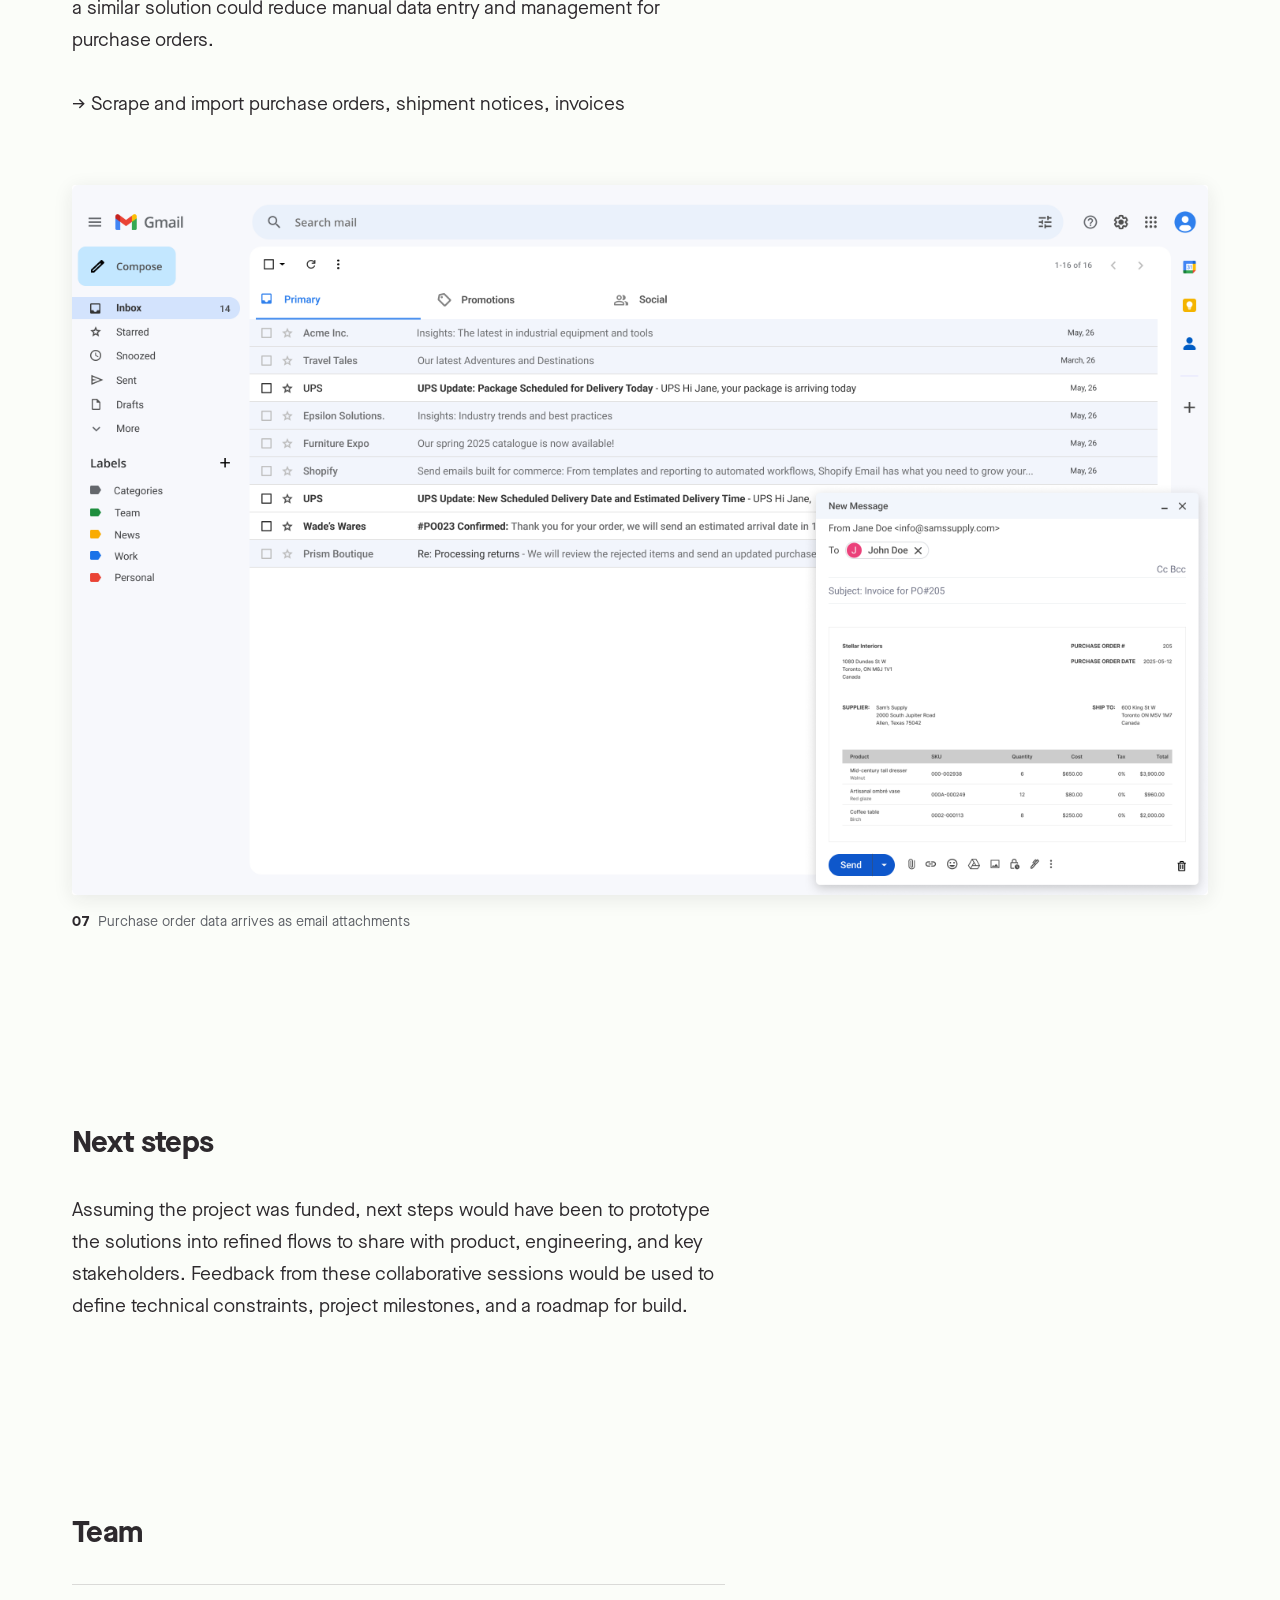
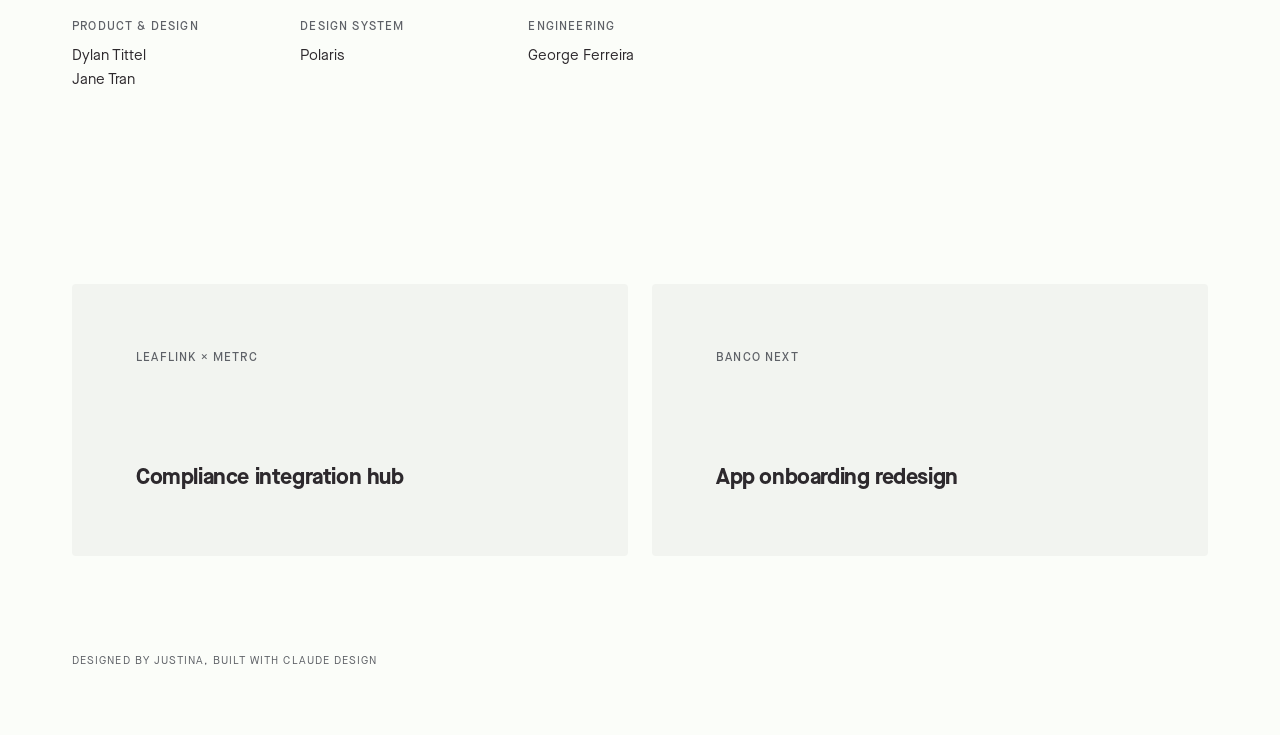
<file: shopify.html>
<!doctype html>
<html lang="en">
<head>
<meta charset="utf-8"/>
<meta name="viewport" content="width=device-width,initial-scale=1"/>
<title>Justina — Purchase order strategy case study</title>
<style>
@font-face{font-family:"Maison Neue";src:url("assets/fonts/MaisonNeue-Book.otf") format("opentype");font-weight:400;font-style:normal;font-display:swap}
@font-face{font-family:"Maison Neue";src:url("assets/fonts/MaisonNeue-BookItalic.otf") format("opentype");font-weight:400;font-style:italic;font-display:swap}
@font-face{font-family:"Maison Neue";src:url("assets/fonts/MaisonNeue-Medium.otf") format("opentype");font-weight:500;font-style:normal;font-display:swap}
@font-face{font-family:"Maison Neue";src:url("assets/fonts/MaisonNeue-Demi.otf") format("opentype");font-weight:600;font-style:normal;font-display:swap}
@font-face{font-family:"Maison Neue";src:url("assets/fonts/MaisonNeue-Bold.otf") format("opentype");font-weight:700;font-style:normal;font-display:swap}
@font-face{font-family:"Maison Neue";src:url("assets/fonts/MaisonNeue-BoldItalic.otf") format("opentype");font-weight:700;font-style:italic;font-display:swap}
@font-face{font-family:"Maison Neue";src:url("assets/fonts/MaisonNeue-MediumItalic.otf") format("opentype");font-weight:500;font-style:italic;font-display:swap}
</style>
<link rel="stylesheet" href="case-study.css"/>
</head>
<body>

<nav class="nav" aria-label="Primary">
  <div class="nav__inner">
    <a class="nav__home" href="index.html">Home</a>
    <div class="nav__right">
      <a href="index.html#work">Work</a>
      <a href="index.html#contact">Contact</a>
      <a href="resume.html">Résumé</a>
    </div>
  </div>
</nav>

<article>

  <header class="lede measure">
    <h1 class="lede__title">Envisioning a purchase order experience that reduces friction, improves inventory management workflows, and provides powerful business insights.</h1>
  </header>

  <div class="company bleed" style="--band:rgb(234,241,230)" aria-label="Shopify">
    <img src="assets/portfolio/shopify-logo.png" alt="Shopify"/>
  </div>

  <section class="chapter" aria-labelledby="overview">
    <div class="measure">
      <h2 class="chapter__title" id="overview">Overview</h2>
      <dl class="meta">
        <div><dt>Company</dt><dd>Shopify</dd></div>
        <div><dt>Role</dt><dd>Product Design &amp; Research</dd></div>
        <div><dt>Time frame</dt><dd>6 months</dd></div>
      </dl>
      <p>Shopify&rsquo;s current purchase order experience is quite basic in relation to competitors like Procurify. We conducted merchant interviews and leveraged those insights to envision an ideal-state experience that would reduce friction, provide insightful data points to enhance our merchants&rsquo; business intelligence.</p>
    </div>
    <figure class="frame">
      <div class="shot" style="--ar:2880/2048;background-image:url('assets/po-hero.png')" role="img" aria-label="Purchase order vision comp"></div>
    </figure>
  </section>

  <section class="chapter chapter--tight" aria-labelledby="flow">
    <h2 class="chapter__title" id="flow">Purchase order flow</h2>
    <figure class="frame">
      <div class="shot shot--contain" style="--ar:2976/1674;background-image:url('assets/shopify/procurement-lifecycle.png')" role="img" aria-label="Procurement lifecycle: inventory forecasting and planning, order and negotiate with supplier, track shipments and movements, receive and reconcile payments — with Shopify's level of support at each stage"></div>
    </figure>
  </section>

  <section class="chapter" aria-label="Current state">
    <div class="frame">
      <figure>
        <div class="shot shot--contain" style="--ar:2976/1674;background-image:url('assets/shopify/current-state.png')" role="img" aria-label="Existing inventory, purchase orders index, and create purchase order screens"></div>
        <figcaption class="cap--titled" data-label="Current state">Left: Purchase orders index, Right: Create purchase order</figcaption>
      </figure>
    </div>
    <div class="measure">
      <p>The index gives no high-level overview or general insights into orders and inventory, and there is no way to see or track payment status. Multi-shipment orders offer no transparency into transport status.</p>
      <p>There are no recommendations on order quantities or bundling of popular products. Payment terms are limited, with no way to create a custom method, and merchants cannot email from the platform &mdash; they must export, attach, and send.</p>
    </div>
  </section>

  <section class="chapter measure" aria-labelledby="research">
    <h2 class="chapter__title" id="research">Merchant interviews</h2>
    <p>I interviewed ~25 merchants across a wide range of industries to understand the nuances of their inventory complexity needs.</p>
    <div class="themes">
      <section>
        <h3>Forecast: Shift from reactive to <em>proactive</em> management</h3>
        <p>Current data limitations force merchants to be reactive instead of proactive, which can cause issues like stock-outs and brand reputation damage. We should make robust data insights accessible so merchants can effectively anticipate demand and restock in a timely manner.</p>
      </section>
      <section>
        <h3>Streamline: Eliminate disjointed and redundant workflows</h3>
        <p>Merchants jump between Shopify, spreadsheets, and email just to send a single PO. Consolidating these actions inside one surface cuts repetitive steps, data re-entry, and the errors that come with them.</p>
      </section>
      <section>
        <h3>Clarify: Accurately reflect payment statuses and progress</h3>
        <p>Payment status, balance due, and cash-flow context are scattered or missing entirely. Surfacing them in the PO experience helps both operations and finance teams manage obligations proactively.</p>
      </section>
    </div>
  </section>

  <blockquote class="pullquote measure">
    <p>Drawing from these research themes, I defined solutions for the purchase order experience that would empower merchants to effectively manage their inventory, and ultimately improve profitability.</p>
  </blockquote>

  <section class="chapter" aria-labelledby="forecasting">
    <div class="measure">
      <h2 class="chapter__title" id="forecasting">Forecasting</h2>
      <p>Empower merchants with high-level metrics and insights so they can optimize their daily workflows and tasks.</p>
      <p>High-level metrics cards provide a daily or weekly snapshot of inventory and sales. An inventory status column displays robust metrics on all inventory items so merchants can plan their orders more effectively.</p>
      <p>AI assistant that calculates and recommends re-order quantities based on industry-standard formulas.</p>
    </div>
    <div class="frame">
      <figure>
        <div class="shot" style="--ar:2880/2048;background-image:url('assets/forecast-01.png')" role="img" aria-label="Forecasting dashboard with metrics cards"></div>
        <figcaption>Metrics cards and an inventory status column</figcaption>
      </figure>
      <figure>
        <div class="shot" style="--ar:2400/2048;background-image:url('assets/forecast-02.png')" role="img" aria-label="AI-powered reorder recommendations"></div>
        <figcaption>AI-powered reorder recommendations</figcaption>
      </figure>
    </div>
  </section>

  <section class="chapter" aria-labelledby="reduce">
    <div class="measure">
      <h2 class="chapter__title" id="reduce">Streamline workflows</h2>
    </div>
    <div class="frame">
      <figure>
        <div class="shot" style="--ar:2400/2048;background-image:url('assets/email-01.png')" role="img" aria-label="In-platform email composer for sending a purchase order"></div>
        <figcaption>Emailing a supplier without leaving the platform</figcaption>
      </figure>
    </div>
  </section>

  <section class="chapter" aria-labelledby="financial">
    <div class="measure">
      <h2 class="chapter__title" id="financial">Financial transparency</h2>
      <p>Adapt the experience to capture unique payment programs and methods accepted by international suppliers.</p>
    </div>
    <div class="frame">
      <figure>
        <div class="shot" style="--ar:2400/2048;background-image:url('assets/improved-po-index.png')" role="img" aria-label="Purchase orders index with payment status and balance due"></div>
        <figcaption>Payment status and balance due at the index level</figcaption>
        <div class="figrow figrow--3">
          <ul class="notes">
            <li><span aria-hidden="true">&mdash;</span><p><strong>High-level metrics cards.</strong> Enable smarter cash management with metrics cards that provide a daily snapshot of purchase order cash flows.</p></li>
          </ul>
          <ul class="notes">
            <li><span aria-hidden="true">&mdash;</span><p><strong>Payment status column.</strong> Introduce a payment status column so the accounting department can prioritize and manage payments.</p></li>
          </ul>
          <ul class="notes">
            <li><span aria-hidden="true">&mdash;</span><p><strong>Balance due.</strong> Display what is owed at the index level so merchants can manage multiple orders at a time.</p></li>
          </ul>
        </div>
      </figure>
      <figure>
        <div class="shot shot--contain" style="--ar:1156/562;background-image:url('assets/cost-summary.png')" role="img" aria-label="Cost summary module exploration"></div>
        <figcaption>Cost summary module exploration</figcaption>
        <div class="figrow figrow--2">
          <ul class="notes">
            <li><span aria-hidden="true">&mdash;</span><p><strong>Revamp summary module.</strong> Assuming payment-processing functionality was available, I would have continued exploring layouts for this module, to ensure the layout is intuitive to all persona types and to establish a visual distinction between incurred costs versus payments made.</p></li>
          </ul>
          <ul class="notes">
            <li><span aria-hidden="true">&mdash;</span><p><strong>Information density.</strong> Continue exploring and testing layout densities to optimize for clarity.</p></li>
          </ul>
        </div>
      </figure>
    </div>
  </section>

  <blockquote class="pullquote measure">
    <p>In the GSD prototype phase I would have conducted technical investigations with engineering to define API workflows and to iterate on potential email integration or AI-based OCR solutions.</p>
  </blockquote>

  <section class="chapter" aria-labelledby="ocr">
    <div class="measure">
      <h2 class="chapter__title" id="ocr">Explore AI-based OCR solutions</h2>
      <p>Throughout the PO lifecycle, email is used to send the request, confirm the order, receive shipping/tracking information, and to manage invoice reconciliation. Products like Ramp currently leverage AI-based OCR tools to review and gather data from attachments like invoices and receipts. I believe a similar solution could reduce manual data entry and management for purchase orders.</p>
      <p>&rarr; Scrape and import purchase orders, shipment notices, invoices</p>
    </div>
    <figure class="frame">
      <div class="shot" style="--ar:2880/1800;background-image:url('assets/gmail-screenshot.png')" role="img" aria-label="Supplier email thread carrying purchase order attachments"></div>
      <figcaption>Purchase order data arrives as email attachments</figcaption>
    </figure>
  </section>

  <section class="chapter measure" aria-labelledby="next">
    <h2 class="chapter__title" id="next">Next steps</h2>
    <p>Assuming the project was funded, next steps would have been to prototype the solutions into refined flows to share with product, engineering, and key stakeholders. Feedback from these collaborative sessions would be used to define technical constraints, project milestones, and a roadmap for build.</p>
  </section>

  <section class="chapter measure" aria-labelledby="team">
    <h2 class="chapter__title" id="team">Team</h2>
    <div class="credits">
      <div><h3>Product &amp; Design</h3><p>Dylan Tittel
Jane Tran</p></div>
      <div><h3>Design System</h3><p>Polaris</p></div>
      <div><h3>Engineering</h3><p>George Ferreira</p></div>
    </div>
  </section>

</article>

<nav class="upnext frame" aria-label="Up next">
  <a class="upnext__card" href="compliance-hub.html">
    <p class="upnext__eyebrow">LeafLink &times; Metrc</p>
    <h2 class="upnext__title">Compliance integration hub</h2>
  </a>
  <a class="upnext__card" href="onboarding.html">
    <p class="upnext__eyebrow">Banco Next</p>
    <h2 class="upnext__title">App onboarding redesign</h2>
  </a>
</nav>

<footer class="footer">Designed by Justina, built with Claude Design</footer>

<script src="image-slot.js"></script>
</body>
</html>
</file>
<file: site.css>
@font-face{font-family:"Maison Neue";src:url("assets/fonts/MaisonNeue-Book.otf") format("opentype");font-weight:400;font-style:normal;font-display:swap}
@font-face{font-family:"Maison Neue";src:url("assets/fonts/MaisonNeue-BookItalic.otf") format("opentype");font-weight:400;font-style:italic;font-display:swap}
@font-face{font-family:"Maison Neue";src:url("assets/fonts/MaisonNeue-Medium.otf") format("opentype");font-weight:500;font-style:normal;font-display:swap}
@font-face{font-family:"Maison Neue";src:url("assets/fonts/MaisonNeue-Demi.otf") format("opentype");font-weight:600;font-style:normal;font-display:swap}
@font-face{font-family:"Maison Neue";src:url("assets/fonts/MaisonNeue-Bold.otf") format("opentype");font-weight:700;font-style:normal;font-display:swap}
@font-face{font-family:"Maison Neue";src:url("assets/fonts/MaisonNeue-BoldItalic.otf") format("opentype");font-weight:700;font-style:italic;font-display:swap}
@font-face{font-family:"Maison Neue";src:url("assets/fonts/MaisonNeue-ExtraBold.otf") format("opentype");font-weight:800;font-style:normal;font-display:swap}

/* Justina — home & resume
   Same grid and baseline as case-study.css:
     page max 1200px · 32px padding · 12 columns · 24px gutter
     baseline 32px — every vertical value is a multiple of it
   Add class="grid-on" to <body> to see the columns. */
:root{
  --bg:rgb(251,253,249);--ink:rgb(45,41,45);--muted:rgb(118,121,127);
  --hair:rgba(45,41,45,.16);--mat:rgba(45,41,45,.035);--accent:rgb(242,220,91);
  --grid-max:1200px;--pad:32px;--gut:24px;--cols:12;
  --bl:32px;--bl-h:16px;--bl-1:32px;--bl-2:64px;--bl-3:96px;--bl-4:128px;--bl-5:192px;
  --sans:"Maison Neue","Helvetica Neue",Helvetica,Arial,sans-serif;
}
*{box-sizing:border-box}
html{-webkit-text-size-adjust:100%}
body{margin:0;padding:0;overflow-x:hidden;background:var(--bg);color:var(--ink);font-family:var(--sans);font-size:19px;line-height:1.6842;-webkit-font-smoothing:antialiased;font-kerning:normal;font-variant-ligatures:common-ligatures;letter-spacing:0}
img{display:block;max-width:100%;height:auto}
a{color:inherit;text-decoration:none}
a:hover{color:var(--ink)}
svg{fill:currentColor;color:var(--ink)}
svg [fill]:not([fill="none"]){fill:currentColor}
svg [stroke]:not([stroke="none"]){stroke:currentColor}

/* ══ the grid ══ */
.page{display:grid;grid-template-columns:repeat(var(--cols),minmax(0,1fr));column-gap:var(--gut);row-gap:0;width:100%;max-width:var(--grid-max);margin-inline:auto;padding-inline:var(--pad)}
.page>*{grid-column:1/-1;min-width:0}
.page>*+*{margin-top:var(--bl-5)}
.section,.hero{display:grid;grid-template-columns:subgrid;grid-column:1/-1;row-gap:var(--bl-1)}
.section>*,.hero>*{grid-column:1/-1;min-width:0}
body.grid-on .page{position:relative}
body.grid-on .page::before{content:"";position:absolute;inset:0 var(--pad);background:repeating-linear-gradient(90deg,rgba(255,0,90,.06) 0 calc((100% - (var(--cols) - 1)*var(--gut))/var(--cols)),transparent 0 0);pointer-events:none;z-index:99}

/* ══ nav ══ */
.nav{position:sticky;top:0;z-index:10;background:var(--bg)}
.nav__inner{display:flex;align-items:center;justify-content:space-between;max-width:var(--grid-max);margin:0 auto;padding:var(--bl-1) var(--pad)}
.nav__home{position:relative;font-weight:700;font-size:16px;letter-spacing:.01em}
.nav__home::after{content:"";position:absolute;left:0;right:0;bottom:-6px;border-bottom:1px dashed var(--ink)}
.nav__right{display:flex;gap:20px;font-size:14px;color:var(--muted)}
.nav__right a{position:relative;padding-bottom:4px}
.nav__right a:hover::after{content:"";position:absolute;inset:auto 0 -2px 0;border-bottom:1px dashed var(--ink)}

/* ══ hero ══ */
.hero{padding-block:var(--bl-5) 0;row-gap:var(--bl-1)}
.page>.hero{margin-top:0}
.hero__greet{margin:0;grid-column:1/-1;font-size:12px;font-weight:500;letter-spacing:.098em;text-transform:uppercase;color:var(--muted)}
.hero__head{margin:0;grid-column:1/span 9;font-weight:700;font-size:clamp(34px,5vw,58px);line-height:1.08;letter-spacing:-.032em;text-wrap:pretty}

.hero__head--sm{grid-column:1/span 8;font-size:clamp(22px,2.4vw,30px);line-height:1.28;letter-spacing:-.018em}

/* ══ section labels ══ */
.section__label{margin:0;grid-column:1/-1;font-size:12px;font-weight:500;letter-spacing:.098em;text-transform:uppercase;color:var(--muted)}
.section__label+*{margin-top:var(--bl-1)}

/* ══ work stack — one case per row ══ */
.cases{display:grid;grid-template-columns:minmax(0,1fr);gap:var(--bl-4)}
.case{display:flex;flex-direction:column;gap:var(--bl-h);min-width:0}
.case__art{width:100%;aspect-ratio:16/9;display:flex;align-items:center;justify-content:center;padding:clamp(24px,3.5vw,48px);background:var(--mat);border-radius:6px;overflow:hidden;transition:background 180ms ease}
.case:hover .case__art{background:rgba(45,41,45,.07)}
.case__art img{max-width:100%;max-height:100%;display:block;object-fit:contain}
.case__art--bleed{padding:0}
.case__art--bleed img{width:100%;height:100%;max-width:none;max-height:none;object-fit:contain;object-position:center}
.case__info{display:flex;flex-direction:column;gap:8px}
.case__org{margin:0;font-size:12px;font-weight:500;letter-spacing:.098em;text-transform:uppercase;color:var(--muted)}
.case__title{margin:0;font-size:22px;font-weight:700;line-height:1.3;letter-spacing:-.018em}

/* ══ experience — label column 1–4, body 5–12 ══ */
.exp{display:grid;gap:var(--bl-2)}
.exp__row,.meta-list{display:grid;grid-template-columns:repeat(var(--cols),minmax(0,1fr));column-gap:var(--gut);row-gap:var(--bl-h);padding-top:var(--bl-h);border-top:1px solid var(--hair)}
.exp__row>*:first-child,.meta-list dt{grid-column:1/span 4;min-width:0}
.exp__row>*:last-child,.meta-list dd{grid-column:5/span 8;min-width:0}
.exp__co,.meta-list dt{margin:0;font-weight:700;font-size:clamp(17px,1.7vw,20px);line-height:1.3;letter-spacing:-.018em}
.exp__role{margin:4px 0 0;font-size:14px;color:var(--muted)}
.exp__dates{margin:2px 0 0;font-size:14px;color:var(--muted)}
.exp__body{margin:0;display:grid;gap:var(--bl-h);font-size:16px;line-height:1.6;text-wrap:pretty}
.exp__body p{margin:0}
.meta-list dd{margin:0;font-size:16px;line-height:1.6}

/* ══ outro ══ */
.outro{background:var(--ink);color:var(--bg);padding-block:var(--bl-5);margin-top:var(--bl-5)}
.outro__inner{max-width:var(--grid-max);margin:0 auto;padding-inline:var(--pad)}
.outro__head{margin:0;font-weight:700;font-size:clamp(38px,5.6vw,68px);line-height:1.06;letter-spacing:-.035em}
.outro__mail{display:inline-block;margin-top:var(--bl-1);font-size:clamp(17px,1.9vw,26px);font-weight:500;border-bottom:2px solid var(--accent);padding-bottom:5px}
.outro__links{display:flex;gap:var(--bl-1);margin-top:var(--bl-2);font-size:14px;color:rgba(251,253,249,.62)}
.outro__links a:hover{color:var(--bg)}

.footer{max-width:var(--grid-max);margin-inline:auto;padding:var(--bl-3) var(--pad) var(--bl-2);font-size:11px;letter-spacing:.098em;text-transform:uppercase;color:var(--muted)}

@media (max-width:1080px){
  :root{--grid-max:100%}
  .hero__head{grid-column:1/-1}
}
@media (max-width:720px){
  :root{--pad:24px;--bl-5:128px;--bl-4:96px;--bl-3:64px}
  body{font-size:18px;line-height:1.6667}
  .case__art{aspect-ratio:4/3}
  .exp__row>*:first-child,.exp__row>*:last-child,.meta-list dt,.meta-list dd{grid-column:1/-1}
  .exp__row,.meta-list{row-gap:12px}
}

/* ══ resume download ══ */
.hero__actions{margin-top:var(--bl-1)}
.dl{position:relative;font-size:14px;font-weight:500;color:var(--ink)}
.dl::after{content:"";position:absolute;left:0;right:0;bottom:-4px;border-bottom:1px dashed var(--ink)}
.dl:hover::after{border-bottom-style:solid}
</file>
<file: case-study.css>
/* Justina — case study system
   ────────────────────────────────────────────────────────────
   GRID
   One 12-column grid owns the whole article. Sections inherit it
   with `grid-template-columns: subgrid`, so a heading, a paragraph
   and a full-width image all start on the SAME left rail — the thing
   that makes a page read as designed rather than stacked.

     page max    1200px, 32px page padding, 24px gutter
     column      ~72.7px
     .measure    cols 1–7   (653px — ~70 characters at 19px)
     .frame      cols 1–12  (1136px)
     .bleed      full viewport

   BASELINE
   Body is 19px / 32px. Every vertical value is a multiple of 32,
   so text blocks in different columns land on shared increments.

     --bl-h  16   half step, caption to image
     --bl-1  32   paragraph to paragraph, heading to body
     --bl-2  64   block to block inside a section
     --bl-3  96   figure to figure, subhead break
     --bl-4  128
     --bl-5  192  section to section

   Add `class="grid-on"` to <body> to see the columns.
   ──────────────────────────────────────────────────────────── */
:root{
  --ink:rgb(45,41,45);--muted:rgb(94,97,103);--bg:rgb(251,253,249);--paper:#fff;
  --hair:rgba(45,41,45,.16);--mat:rgba(45,41,45,.04);--accent:rgb(242,220,91);
  --grid-max:1200px;--pad:32px;--gut:24px;--cols:12;
  --w-text:653px;--w-frame:1136px;
  --bl:32px;--bl-h:16px;--bl-1:32px;--bl-2:64px;--bl-3:96px;--bl-4:128px;--bl-5:192px;
  /* legacy aliases so page-level inline styles keep working */
  --sp-1:32px;--sp-2:64px;--sp-3:96px;--sp-4:128px;--sp-5:192px;
  --measure:var(--w-text);--figure:var(--w-frame);--media:var(--grid-max);--nav-h:64px;
  --sans:"Maison Neue","Helvetica Neue",Helvetica,Arial,sans-serif;
  --shadow:0 4px 20px rgba(38,38,38,.09);
}
*{box-sizing:border-box}
html{-webkit-text-size-adjust:100%}
body{margin:0;overflow-x:hidden;background:var(--bg);color:var(--ink);font-family:var(--sans);font-size:19px;line-height:1.6842;-webkit-font-smoothing:antialiased;font-kerning:normal;font-variant-ligatures:common-ligatures;letter-spacing:0;counter-reset:fig}
img{display:block;max-width:100%;height:auto}
a{color:inherit;text-decoration:none}
a:hover{color:var(--ink)}
svg{fill:currentColor;color:var(--ink)}
svg [fill]:not([fill="none"]){fill:currentColor}
svg [stroke]:not([stroke="none"]){stroke:currentColor}
p{margin:0 0 var(--bl-1)}
p:last-child{margin-bottom:0}

/* ══ the grid ══ */
body>article{display:grid;grid-template-columns:repeat(var(--cols),minmax(0,1fr));column-gap:var(--gut);row-gap:0;width:100%;max-width:var(--grid-max);margin-inline:auto;padding-inline:var(--pad)}
body>article>*{grid-column:1/-1;min-width:0}
body>article>*+*{margin-top:var(--bl-5)}

/* sections inherit the parent columns, so children share its left rail */
.chapter{display:grid;grid-template-columns:subgrid;grid-column:1/-1;row-gap:var(--bl-2)}
.chapter>*{grid-column:1/span 7;min-width:0}
.chapter>.frame,.chapter>figure.frame,.chapter>.bleed,.chapter>.flow,.chapter>.aside{grid-column:1/-1}

/* column spans — same names as before, now grid roles instead of centered boxes */
.measure{grid-column:1/span 7;min-width:0}
.frame{grid-column:1/-1;min-width:0}
.bleed{grid-column:1/-1;width:100vw;margin-inline:calc(50% - 50vw)}
.chapter.measure{grid-template-columns:subgrid}
.chapter.measure>*{grid-column:1/span 7}
.pullquote{grid-column:1/span 9}

/* containers that sit outside the article still center on the same page box */
body>.frame,body>nav.upnext,body>.footer{width:100%;max-width:var(--grid-max);margin-inline:auto;padding-inline:var(--pad)}
body>.measure{width:100%;max-width:calc(var(--w-text) + var(--pad)*2);margin-inline:auto;padding-inline:var(--pad)}

/* column overlay for checking alignment */
body.grid-on>article{position:relative}
body.grid-on>article::before{content:"";position:absolute;inset:0 var(--pad);display:grid;grid-template-columns:repeat(var(--cols),minmax(0,1fr));column-gap:var(--gut);background:repeating-linear-gradient(90deg,rgba(255,0,90,.06) 0 calc((100% - (var(--cols) - 1)*var(--gut))/var(--cols)),transparent 0 0);pointer-events:none;z-index:99}

/* ══ nav ══ */
.nav{position:sticky;top:0;z-index:10;background:var(--bg)}
.nav__inner{display:flex;align-items:center;justify-content:space-between;max-width:var(--grid-max);margin-inline:auto;padding:var(--bl-1) var(--pad)}
.nav__home{position:relative;font-size:16px;font-weight:700}
.nav__home::after{content:"";position:absolute;left:0;right:0;bottom:-6px;border-bottom:1px dashed var(--ink)}
.nav__right{display:flex;gap:20px;font-size:14px;color:var(--muted)}
.nav__right a{position:relative;padding-bottom:4px}
.nav__right a:hover::after{content:"";position:absolute;inset:auto 0 -2px 0;border-bottom:1px dashed var(--ink)}

/* ══ opening ══ */
.lede{padding-block:var(--bl-5) 0}
body>article>.lede{margin-top:0}
.lede__title{margin:0 0 var(--bl-1);font-size:clamp(30px,3.6vw,42px);line-height:clamp(40px,4.7vw,56px);font-weight:400;letter-spacing:-.028em;text-wrap:pretty}
.lede__sub{margin:0;font-size:19px;color:var(--muted)}
.lede__title em{font-style:italic}

/* ══ metadata ══ */
.meta{display:grid;grid-template-columns:repeat(3,minmax(0,1fr));gap:var(--bl-1);align-items:start;margin:0;padding-top:var(--bl-1);border-top:1px solid var(--hair)}
.meta dt{margin:0 0 4px;font-size:12px;font-weight:500;letter-spacing:.098em;text-transform:uppercase;color:var(--muted)}
.meta dd{margin:0;font-size:15px;font-weight:500;line-height:1.4}
.chapter__title+.meta{margin-top:0}
.meta+p{margin-top:var(--bl-2)}

/* ══ headings ══ */
.chapter__title{margin:0 0 var(--bl-1);font-size:clamp(24px,2.6vw,30px);font-weight:700;line-height:1.25;letter-spacing:-.022em;text-wrap:balance;scroll-margin-top:calc(var(--nav-h) + var(--bl-1))}
.chapter__sub{margin:var(--bl-3) 0 var(--bl-1);font-size:18px;font-weight:700;line-height:1.4;letter-spacing:-.012em}
.chapter>.chapter__title{margin-bottom:0}
.chapter>.chapter__title+*{margin-top:calc(var(--bl-1) - var(--bl-2))}

/* a section that opens straight into a figure (no prose) sits one step
   closer to what precedes it: 128 instead of 192 */
body>article>.chapter--tight{margin-top:var(--bl-4)}

/* ══ figures ══
   Every image is a <figure>; the caption carries an auto-incrementing
   number so figure numbering never drifts. */
figure{margin:0}
figure+figure,figcaption+.figrow,.figrow+figure{margin-top:var(--bl-3)}
figcaption{counter-increment:fig;margin-top:var(--bl-h);font-size:14px;line-height:1.6;color:var(--muted);white-space:nowrap;overflow:hidden;text-overflow:ellipsis}
figcaption::before{content:counter(fig,decimal-leading-zero) "  ";font-weight:700;color:var(--ink);font-variant-numeric:tabular-nums;white-space:pre}
.cap--named::before{content:attr(data-label) "  "}
.cap--plain::before{content:none}
.cap--titled::before{content:counter(fig,decimal-leading-zero) "  " attr(data-label) "  "}
.shot{width:100%;aspect-ratio:var(--ar,16/9);border-radius:3px;background:var(--paper) center top/cover no-repeat;box-shadow:var(--shadow)}
.shot--contain{background-size:contain;box-shadow:none}
.figrow--media{align-items:stretch}
/* Row heights are authored in px per row (--rowh) but capped against the
   viewport so a tall row never exceeds the screen on small displays. */
.figrow--media>.shot,.figrow--fit>.shot{--rowh-eff:min(var(--rowh,440px),68vh)}
.figrow--media>.shot{aspect-ratio:auto;height:var(--rowh-eff);background-size:cover;background-position:top center}
.figrow--fit>.shot{aspect-ratio:auto;height:var(--rowh-eff);background-color:var(--mat);background-size:contain;background-position:center;box-shadow:none}
.figrow--fit>.shot[style*="--ar"]{max-width:calc(var(--rowh-eff) * (var(--ar)));margin-inline:auto}

/* figure groups — nested rows keep the parent's gutter */
.figrow{display:grid;gap:var(--bl-3) var(--gut);margin-top:var(--bl-3)}
figure>.figrow:first-child{margin-top:0}
figcaption+.notes{margin-top:var(--bl-1)}
.figrow--2{grid-template-columns:repeat(2,minmax(0,1fr))}
.figrow--3{grid-template-columns:repeat(3,minmax(0,1fr))}
.figrow--4{grid-template-columns:repeat(4,minmax(0,1fr))}
.figrow--split{grid-template-columns:minmax(0,2fr) minmax(0,1fr)}
.figrow>figure{margin-top:0}

/* ══ annotation list beside a figure ══ */
.notes{display:grid;gap:var(--bl-1);margin:var(--bl-1) 0 0;padding:0;list-style:none}
.notes li{display:grid;grid-template-columns:20px minmax(0,1fr);gap:12px;font-size:15px;line-height:1.6;color:var(--muted)}
.notes svg{width:20px;height:20px;margin-top:2px}
.notes p{margin:0}
.steps--numbered{counter-reset:note}
.notes--numbered li{grid-template-columns:28px minmax(0,1fr)}
.notes--numbered li::before{counter-increment:note;content:counter(note,decimal-leading-zero);font-size:13px;font-weight:700;color:var(--ink);font-variant-numeric:tabular-nums}

/* ══ callout ══ */
.callout{padding:var(--bl-2);background:var(--mat);border-radius:4px}
.callout__figure{margin:0 0 8px;font-size:clamp(28px,3.2vw,36px);font-weight:700;line-height:1.2;letter-spacing:-.024em}
.callout__body{margin:0;font-size:17px;color:var(--muted)}
.callout--quote{background:rgb(214,250,225)}
.callout--quote p{margin:0;font-size:18px;font-style:italic;line-height:1.5}

/* ══ pull quote ══ */
.pullquote{margin-inline:0}
.pullquote p{margin:0;font-size:clamp(22px,2.4vw,26px);font-weight:700;line-height:1.38;letter-spacing:-.016em;text-wrap:pretty}

/* ══ filter pill states ══ */
.states{display:grid;grid-template-columns:repeat(auto-fit,minmax(160px,1fr));gap:var(--bl-1);margin-top:var(--bl-1)}
.states__label{margin:0 0 8px;font-size:12px;font-weight:500;letter-spacing:.098em;text-transform:uppercase;color:var(--muted)}
.pill{display:inline-flex;align-items:center;gap:8px;padding:8px 14px;border:1px solid var(--hair);border-radius:999px;background:var(--paper);font-size:14px;font-weight:500}
.pill--hover{background:var(--mat)}
.pill--active{border-color:var(--ink)}
.pill--selected{background:var(--ink);color:var(--bg);border-color:var(--ink)}
.pill--disabled{opacity:.4}
.pill__caret{width:0;height:0;border-left:4px solid transparent;border-right:4px solid transparent;border-top:5px solid currentColor}
.pill__badge{display:inline-flex;align-items:center;justify-content:center;min-width:18px;height:18px;padding:0 5px;border-radius:999px;background:var(--ink);color:var(--bg);font-size:11px}

/* ══ credits ══ */
.credits{display:grid;grid-template-columns:repeat(auto-fit,minmax(180px,1fr));gap:var(--bl-1);padding-top:var(--bl-1);border-top:1px solid var(--hair)}
.credits h3{margin:0 0 6px;font-size:12px;font-weight:500;letter-spacing:.098em;text-transform:uppercase;color:var(--muted)}
.credits p{margin:0;font-size:15px;line-height:1.6;white-space:pre-line}

/* ══ company band ══ */
.company{display:flex;align-items:center;justify-content:center;height:clamp(200px,22vw,288px);background:var(--band,rgb(30,22,75))}
.company img{width:min(56%,560px);max-height:52%;object-fit:contain}
body>article>.company{margin-top:var(--bl-4)}

/* ══ up next ══ */
.upnext{display:grid;grid-template-columns:repeat(auto-fit,minmax(260px,1fr));gap:var(--gut);margin-top:var(--bl-5)}
.upnext__card{display:flex;flex-direction:column;justify-content:space-between;gap:var(--bl-3);padding:var(--bl-2);background:var(--mat);border-radius:4px;transition:background 180ms ease}
.upnext__card:hover{background:rgba(45,41,45,.08)}
.upnext__eyebrow{margin:0;font-size:12px;font-weight:500;letter-spacing:.098em;text-transform:uppercase;color:var(--muted)}
.upnext__title{margin:0;font-size:22px;font-weight:700;line-height:1.3;letter-spacing:-.018em}

.footer{padding-block:var(--bl-3) var(--bl-2);font-size:11px;letter-spacing:.098em;text-transform:uppercase;color:var(--muted)}

/* ══ step flow ══ */
.steps{display:grid;grid-template-columns:repeat(auto-fit,minmax(180px,1fr));gap:var(--gut);margin-top:var(--bl-2)}
.step{display:flex;flex-direction:column;gap:10px;padding:var(--bl-1);background:var(--mat);border-radius:4px}
.step img{width:24px;height:24px}
.step h3{margin:0;font-size:16px;font-weight:700;line-height:1.3;letter-spacing:-.012em}
.step p{margin:0;font-size:14px;line-height:1.6;color:var(--muted)}

/* ══ card grid ══ */
.cards{display:grid;grid-template-columns:repeat(auto-fit,minmax(260px,1fr));gap:var(--gut);margin-top:var(--bl-2)}
.card{padding:var(--bl-1);background:var(--mat);border-radius:4px}
.card h3{margin:0 0 8px;font-size:17px;font-weight:700;line-height:1.3;letter-spacing:-.014em}
.card p{margin:0;font-size:15px;line-height:1.6;color:var(--muted)}
.card hr{margin:12px 0;border:0;border-top:1px solid var(--hair)}
.card__want{margin:0;font-size:16px;font-weight:500;line-height:1.4}
.card__so{margin:0;font-size:15px;line-height:1.6;color:var(--muted)}

/* ══ solution with impact / effort rating ══ */
.solution{display:flex;flex-direction:column;gap:var(--bl-1);padding:var(--bl-1);background:var(--mat);border-radius:4px}
.solution p{margin:0;font-size:15px;line-height:1.6}
.rating{display:flex;gap:var(--bl-1);margin:0;font-size:11px;font-weight:500;letter-spacing:.098em;text-transform:uppercase;color:var(--muted)}
.rating>span{display:flex;align-items:center;gap:6px}
.rating i{width:14px;height:4px;border-radius:2px;background:var(--hair)}
.rating i.on{background:var(--ink)}

/* ══ in-progress placeholder ══ */
.status{display:inline-flex;align-items:center;gap:10px;margin-top:var(--bl-2);font-size:14px;color:var(--muted)}
.status .pulse{width:8px;height:8px;border-radius:50%;background:rgb(0,150,170);box-shadow:0 0 0 0 rgba(0,150,170,.55);animation:pulse 2s infinite}
@keyframes pulse{0%{box-shadow:0 0 0 0 rgba(0,150,170,.55)}70%{box-shadow:0 0 0 10px rgba(0,150,170,0)}100%{box-shadow:0 0 0 0 rgba(0,150,170,0)}}
@media (prefers-reduced-motion:reduce){.status .pulse{animation:none}}

/* ══ personas ══ */
.personas{display:grid;grid-template-columns:repeat(auto-fit,minmax(240px,1fr));gap:var(--gut);margin-top:var(--bl-2)}
.chapter>.personas{grid-column:1/-1}
.persona{display:flex;flex-direction:column;gap:14px;padding:var(--bl-1);background:var(--mat);border-radius:4px}
.persona__portrait{width:96px;aspect-ratio:630/720;background:center/contain no-repeat}
.persona__name{margin:0;font-size:18px;font-weight:700;letter-spacing:-.014em}
.persona__role{margin:0;font-size:12px;font-weight:500;letter-spacing:.098em;text-transform:uppercase;color:var(--muted)}
.persona__quote{margin:0;font-size:16px;font-style:italic;line-height:1.5}
.persona__tech{margin:0;padding:0;list-style:none;display:grid;gap:4px;font-size:14px;line-height:1.5;color:var(--muted)}
.persona__tech dt{font-size:12px;font-weight:500;letter-spacing:.098em;text-transform:uppercase;color:var(--muted);margin-bottom:2px}
.persona__tech dd{margin:0}

/* ══ flow + jobs-to-be-done matrix ══ */
@font-face{font-family:"Maison Neue Mono";src:url("assets/fonts/MaisonNeueMono-Regular.otf") format("opentype");font-weight:400;font-style:normal;font-display:swap}
@font-face{font-family:"Maison Neue Mono";src:url("assets/fonts/MaisonNeueMono-Italic.otf") format("opentype");font-weight:400;font-style:italic;font-display:swap}
@font-face{font-family:"Maison Neue Mono";src:url("assets/fonts/MaisonNeueMono-Bold.otf") format("opentype");font-weight:700;font-style:normal;font-display:swap}
@font-face{font-family:"Maison Neue Mono";src:url("assets/fonts/MaisonNeueMono-BoldItalic.otf") format("opentype");font-weight:700;font-style:italic;font-display:swap}
.flow{display:grid;grid-template-columns:repeat(5,minmax(0,1fr));grid-template-rows:auto auto auto;gap:var(--gut);min-width:0}
.flow>*,.flow__col>*{min-width:0}
.flow__col{display:grid;gap:var(--gut);grid-row:span 3;grid-template-rows:subgrid;min-width:0}
.flow__stage{border-bottom:3px solid var(--ink);border-radius:0;padding:var(--bl-1) 16px;text-align:center;min-width:0}
.flow__stage img{width:88px;height:88px;margin:0 auto 20px;object-fit:contain}
.flow__stage h3{margin:0;font-size:19px;font-weight:700;letter-spacing:-.01em;overflow-wrap:break-word}
.jtbd{background:var(--paper);border-radius:6px;padding:16px;box-shadow:var(--shadow);font-family:"Maison Neue Mono",ui-monospace,SFMono-Regular,Menlo,monospace;font-size:11px;line-height:1.5;min-width:0;overflow-wrap:break-word}
.jtbd p{margin:0}
.jtbd hr{width:24px;height:0;margin:12px 0;border:0;border-top:1px solid var(--hair)}
.jtbd__so{font-weight:700;font-style:italic}

/* Drop-in slot for an image or gif: set the ratio with --ar, same as .shot */
image-slot{display:block;width:100%;height:auto;aspect-ratio:var(--ar,16/9);border-radius:3px;overflow:hidden}

/* ══ video ══
   Sits on the grid exactly like .shot. Set the ratio from the source file:
     <video class="clip" style="--ar:2880/1800" autoplay muted loop playsinline>
       <source src="assets/x.mp4" type="video/mp4"/>
     </video>
   .clip--contain mats a clip that must not crop (a full-screen recording);
   the default crops to fill like .shot. */
.clip{display:block;width:100%;aspect-ratio:var(--ar,16/9);border-radius:3px;background:var(--paper);object-fit:cover;box-shadow:var(--shadow)}
.clip--contain{object-fit:contain;background:var(--mat);box-shadow:none}
.clip--plain{box-shadow:none}
/* clips can share a row with images — same shared row height */
.figrow--media>.clip,.figrow--fit>.clip{--rowh-eff:min(var(--rowh,440px),68vh);aspect-ratio:auto;height:var(--rowh-eff)}
.figrow--fit>.clip{object-fit:contain;background:var(--mat);box-shadow:none}

/* ══ research themes ══ */
.themes{display:grid;gap:var(--bl-2);margin-top:var(--bl-1)}
/* sits directly under the intro paragraph — cancel the section row-gap so the
   themes read as a continuation of that paragraph, not a new block */
.chapter>.themes{margin-top:calc(-1 * var(--bl-2))}
.themes h3{margin:0 0 8px;font-size:17px;font-weight:700;line-height:1.3;letter-spacing:-.014em}
.themes p{margin:0;line-height:1.6842}

/* ══ template blocks ══ */
/* detail: a cropped component centered on a mat, replaces callout-heavy comps */
.detail{display:flex;align-items:center;justify-content:center;aspect-ratio:var(--ar,16/9);padding:clamp(24px,6%,80px);background:var(--mat);border-radius:3px}
.detail>*{width:100%;max-width:var(--inner,640px)}
/* devices: phone screens in a row on a mat; wraps to 2-up on small screens */
.devices{display:grid;grid-template-columns:repeat(var(--n,3),minmax(0,1fr));gap:var(--gut);padding:clamp(24px,5%,64px);background:var(--mat);border-radius:3px}
.devices>*{aspect-ratio:var(--ar,390/844);border-radius:12px;box-shadow:var(--shadow)}
/* aside: prose on cols 1–4, figure on cols 5–12 */
.aside{display:grid;grid-template-columns:subgrid;grid-column:1/-1;align-items:start;row-gap:var(--bl-1)}
.aside__text{grid-column:1/span 4}
.aside__text h3{margin:0 0 8px;font-size:17px;font-weight:700;line-height:1.3;letter-spacing:-.014em}
.aside__text p{font-size:15px;line-height:1.6;color:var(--muted)}
.aside>figure{grid-column:5/-1}
.aside--flip .aside__text{grid-column:9/-1;grid-row:1}
.aside--flip>figure{grid-column:1/span 8;grid-row:1}
/* scroll: wide diagrams keep legible type on phones by scrolling sideways */
.scroll{overflow-x:auto;-webkit-overflow-scrolling:touch}
.scroll>*{min-width:var(--min,720px)}

/* ══ responsive: the grid narrows, then collapses ══ */
@media (max-width:1080px){
  :root{--grid-max:100%;--pad:32px}
  .chapter>*,.measure,.chapter.measure>*{grid-column:1/span 8}
  .chapter>.aside{grid-column:1/-1}
  .pullquote{grid-column:1/span 10}
  .flow{grid-template-columns:repeat(3,minmax(0,1fr));grid-template-rows:auto auto auto auto auto auto}
  .flow__stage img{width:64px;height:64px}
}
@media (max-width:900px){
  .flow{grid-template-columns:repeat(2,minmax(0,1fr));grid-template-rows:repeat(9,auto)}
  .chapter>*,.measure,.chapter.measure>*,.pullquote{grid-column:1/-1}
  .chapter>.aside{grid-column:1/-1}
}@media (max-width:720px){
  :root{--pad:24px;--bl-5:128px;--bl-4:96px;--bl-3:64px}
  body{font-size:18px;line-height:1.6667}
  .meta{grid-template-columns:minmax(0,1fr);gap:var(--bl-1)}
  .figrow--2,.figrow--3,.figrow--4,.figrow--split{grid-template-columns:minmax(0,1fr)}
  figcaption{white-space:normal}
  .devices{grid-template-columns:repeat(2,minmax(0,1fr))}
  .aside__text,.aside>figure,.aside--flip .aside__text,.aside--flip>figure{grid-column:1/-1;grid-row:auto}
}
@media (max-width:560px){.flow{grid-template-columns:minmax(0,1fr);grid-template-rows:repeat(15,auto)}}
</file>
